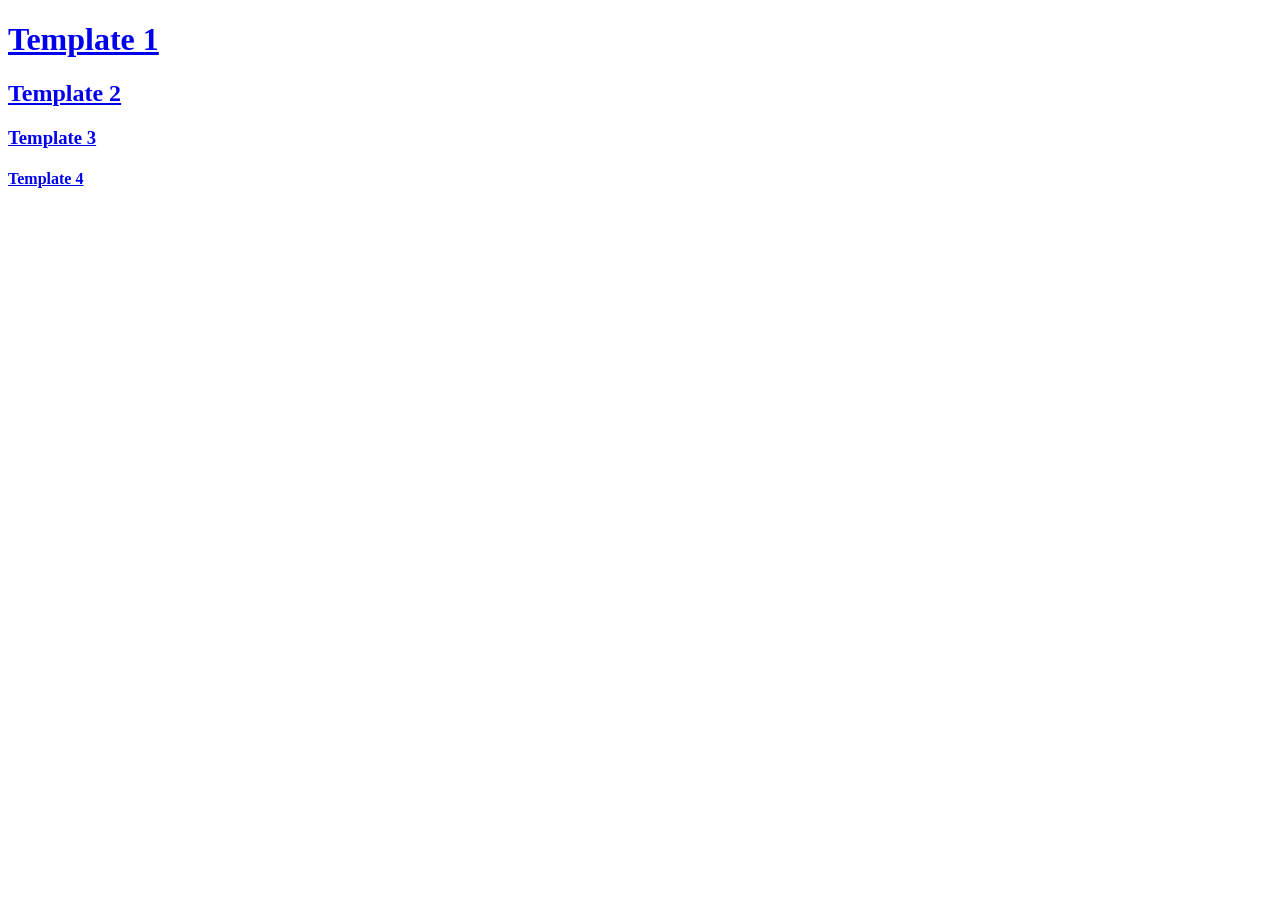
<file: Index.html>
<!DOCTYPE html>
<html lang="fr">
<head>
    <meta charset="UTF-8">
    <meta http-equiv="X-UA-Compatible" content="IE=edge">
    <meta name="viewport" content="width=device-width, initial-scale=1.0">
    <title>Template Link</title>
</head>
<body>
    <a href="../Templates/Template1/Index.html"><h1>Template 1</h1></a>
    <a href="../Templates/Template2/Index.html"><h2>Template 2</h2></a>
    <a href="../Templates/Template3/Index.html"><h3>Template 3</h3></a>
    <a href="../Templates/Template4/Index.html"><h4>Template 4</h4></a>
</body>
</html>
</file>
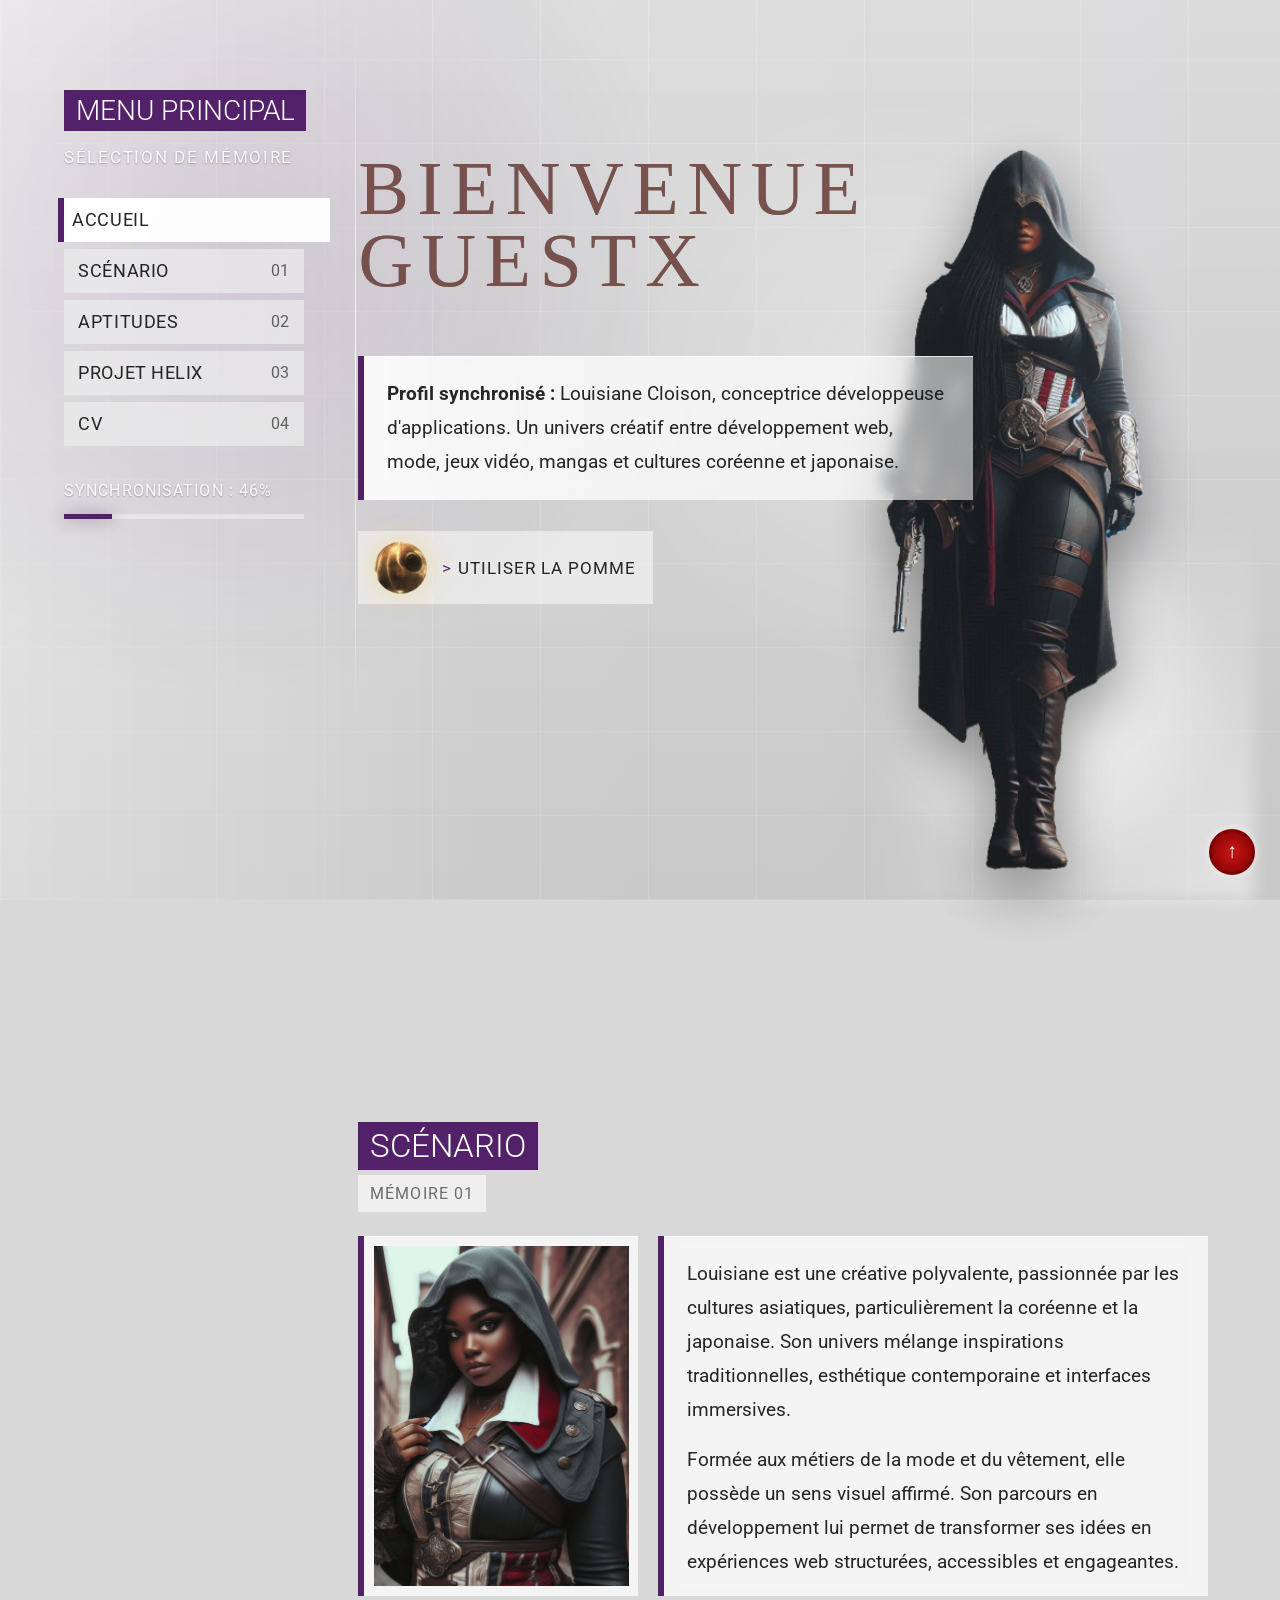
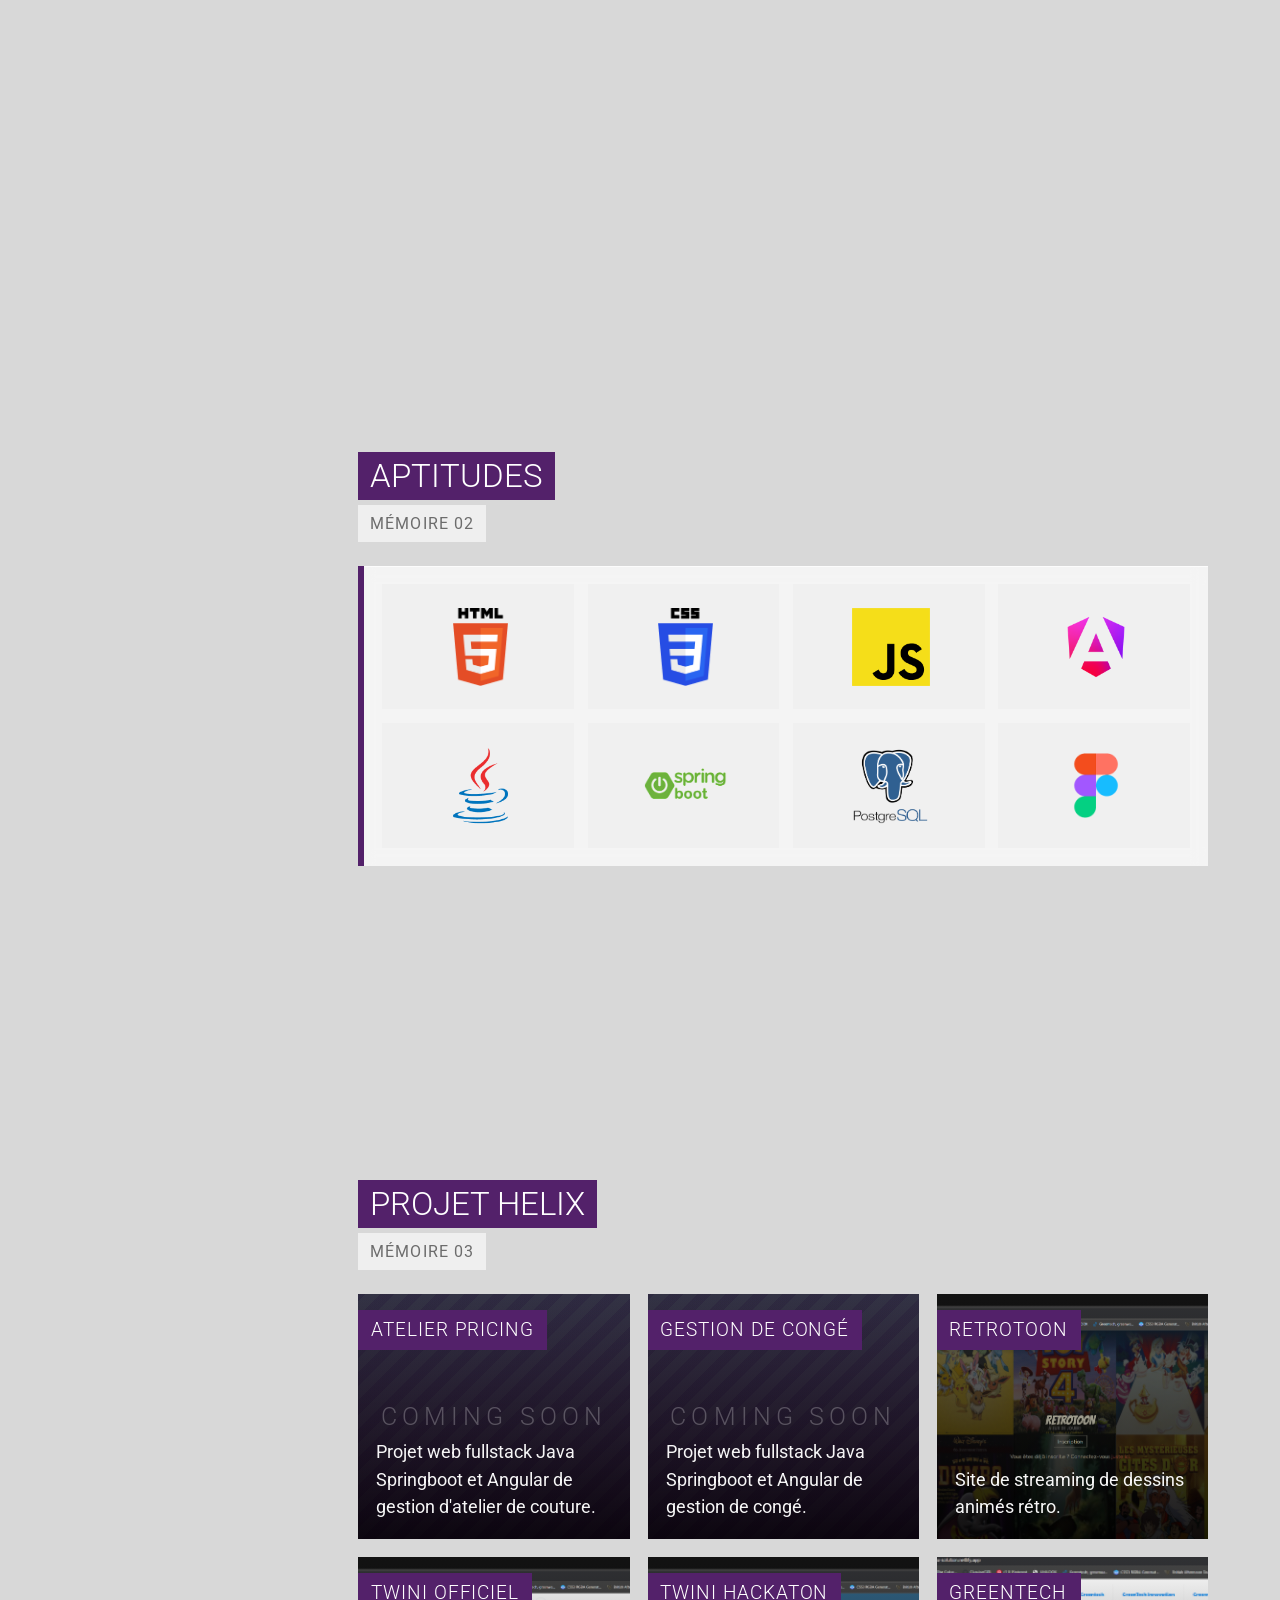
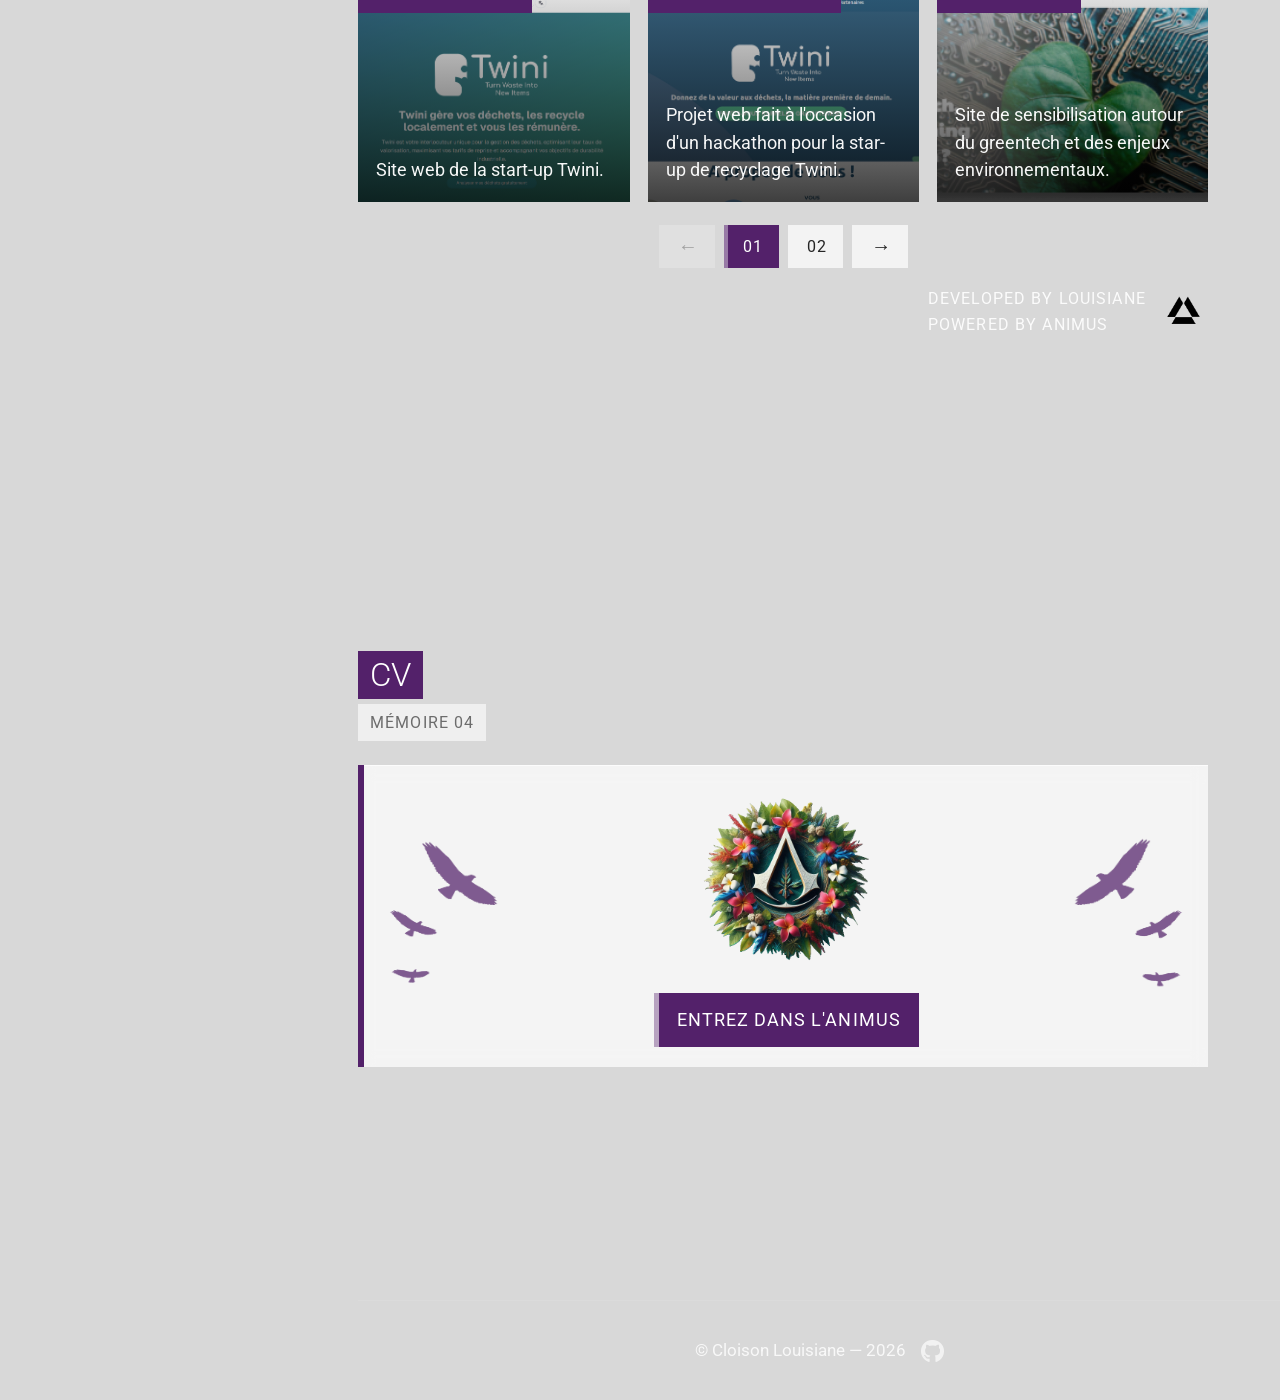
<file: index.html>
<!DOCTYPE html>
<html lang="fr">

<head>
    <meta charset="UTF-8">
    <meta name="viewport" content="width=device-width, initial-scale=1.0">
    <meta name="description" content="Portfolio de Louisiane Cloison, conceptrice développeuse d'applications, dans un univers inspiré du menu d'Assassin's Creed II.">
    <title>Portfolio — Louisiane Cloison</title>
    <link rel="icon" type="image/png" sizes="16x16" href="../images/Designer.png">
    <link rel="stylesheet" href="./css/style.css">
    <link rel="stylesheet" href="https://cdnjs.cloudflare.com/ajax/libs/font-awesome/6.5.0/css/all.min.css">
</head>

<body>
    <a class="skip-link" href="#main">Aller au contenu</a>

    <audio id="hoverSound" src="./sound/Hidden-Blade-Select.mp3" preload="auto"></audio>
    <audio id="onClickSound" src="./sound/Accept.mp3" preload="auto"></audio>
    <audio id="topSound" src="./sound/Respawn.mp3" preload="auto"></audio>
    <audio id="memorySound" src="./sound/Memory -Sequence-Synchronized.mp3" preload="auto"></audio>

    <video autoplay muted loop playsinline id="myVideo" aria-hidden="true">
        <source src="./images/Animus_AC2.mp4" type="video/mp4">
        Votre navigateur ne supporte pas la vidéo HTML5.
    </video>

    <button class="mobile-menu-btn" type="button" aria-controls="menu" aria-expanded="false">
        Menu principal
    </button>

    <div class="game-shell">
        <aside class="game-menu" id="menu" aria-label="Menu principal du portfolio">
            <div class="title">Menu principal</div>
            <p class="menu-subtitle">Sélection de mémoire</p>

            <nav aria-label="Navigation principale">
                <ul class="items">
                    <li class="item active">
                        <a href="#top">Accueil</a>
                    </li>
                    <li class="item">
                        <a href="#lore">Scénario <span>01</span></a>
                    </li>
                    <li class="item">
                        <a href="#skills">Aptitudes <span>02</span></a>
                    </li>
                    <li class="item">
                        <a href="#projects">Projet Helix <span>03</span></a>
                    </li>
                    <li class="item">
                        <a href="#cv">CV <span>04</span></a>
                    </li>
                </ul>
            </nav>

            <div class="menu-status" aria-label="Synchronisation du profil : 20 pour cent">
                <p id="syncText">Synchronisation : 20%</p>
                <div class="progress" aria-hidden="true"><span></span></div>
            </div>
        </aside>

        <main class="content" id="main">
            <header class="hero" id="top" aria-labelledby="hero-title">
                <div class="hero-text">
                    <div id="container" aria-label="Bienvenue GuestX">
                        <h1 id="hero-title">Bienvenue GuestX</h1>
                        <h1 aria-hidden="true">Bienvenue GuestX</h1>
                        <h1 aria-hidden="true">Bienvenue GuestX</h1>
                    </div>

                    <div class="hero-card">
                        <p>
                            <strong>Profil synchronisé :</strong> Louisiane Cloison, conceptrice développeuse
                            d'applications. Un univers créatif entre développement web, mode, jeux vidéo, mangas et
                            cultures coréenne et japonaise.
                        </p>
                    </div>

                    <button class="boite" type="button" aria-label="Utiliser la pomme d'Eden">
                        <img src="./images/ACR_Pomme_d3F2-removebg-preview.png" alt="" class="image" aria-hidden="true">
                        <span class="intro">Utiliser la pomme</span>
                    </button>
                </div>

                <div class="character-panel" id="stand" aria-hidden="true">
                    <img src="./images/AC_plein_pieds.png" alt="">
                </div>
            </header>

            <section id="lore" aria-labelledby="lore-title">
                <div class="section-head">
                    <h2 class="animated-h2" id="lore-title">Scénario</h2>
                    <span class="section-code">Mémoire 01</span>
                </div>

                <div class="section-content">
                    <article id="main_menu" class="profile-frame">
                        <img src="./images/AC_profile.jpeg" alt="Portrait de Louisiane Cloison">
                    </article>

                    <article class="main_menu description">
                        <p>
                            Louisiane est une créative polyvalente, passionnée par les cultures asiatiques,
                            particulièrement la coréenne et la japonaise. Son univers mélange inspirations
                            traditionnelles, esthétique contemporaine et interfaces immersives.
                        </p>

                        <p>
                            Formée aux métiers de la mode et du vêtement, elle possède un sens visuel affirmé.
                            Son parcours en développement lui permet de transformer ses idées en expériences web
                            structurées, accessibles et engageantes.
                        </p>

                        <p>
                            Jeux vidéo, mangas, K-pop, rap US et R&amp;B nourrissent son imaginaire. Elle conçoit
                            des projets numériques qui racontent une histoire tout en restant utiles, lisibles et
                            faciles à parcourir.
                        </p>

                        <p>
                            Avec un style inimitable et un esprit unique, Louisiane combine passion, compétence et
                            détermination pour atteindre ses objectifs.
                        </p>
                    </article>
                    <span class="intro sync-trigger">Synchroniser mémoire</span>                
                </div>
            </section>

            <section id="skills" aria-labelledby="skills-title">
                <div class="section-head">
                    <h2 class="animated-h2" id="skills-title">Aptitudes</h2>
                    <span class="section-code">Mémoire 02</span>
                </div>

                <div class="info_languages" aria-label="Compétences techniques">
                    <div class="skill-box">
                        <img src="./images/logos_html-5.png" alt="HTML5">
                    </div>
                    <div class="skill-box">
                        <img src="./images/logos_css-3.png" alt="CSS3">
                    </div>
                    <div class="skill-box">
                        <img src="./images/vscode-icons_file-type-js-official.png" alt="JavaScript">
                    </div>
                    <div class="skill-box">
                        <img src="./images/Angular_gradient_logo.png" alt="React">
                    </div>
                    <div class="skill-box">
                        <img src="./images/devicon_java.png" alt="Java">
                    </div>
                    <div class="skill-box">
                        <img src="./images/spring-icon.png" alt="PHP">
                    </div>
                    <div class="skill-box">
                        <img src="./images/postgresql-icon.png" alt="Symfony">
                    </div>
                    <div class="skill-box">
                        <img src="./images/figma-icon.png" alt="MySQL">
                    </div>
                    
                </div>
            </section>

            <section id="projects" aria-labelledby="projects-title">
                <div class="section-head">
                    <h2 class="animated-h2" id="projects-title">Projet Helix</h2>
                    <span class="section-code">Mémoire 03</span>
                </div>

                <div class="parent" aria-label="Liste des projets">
                    <a href="#" id="atelier" target="_blank" rel="noreferrer" aria-label="Voir le projet de gestion d'atelier de couture, ouvre un nouvel onglet">
                        <article class="project-card coming-soon">
                            <h3>Atelier Pricing</h3>
                            <p class="project-info">Projet web fullstack Java Springboot et Angular de gestion d'atelier de couture.</p>
                        </article>
                    </a>

                    <a href="#" id="conge" target="_blank" rel="noreferrer" aria-label="Voir le projet de gestion de congés, ouvre un nouvel onglet">
                        <article class="project-card coming-soon">
                            <h3>Gestion de congé</h3>
                            <p class="project-info">Projet web fullstack Java Springboot et Angular de gestion de congé.</p>
                        </article>
                    </a>

                    <a href="https://youtu.be/4S2XFKJaAIg?si=bLtRMgXmXQ-D4rRg" id="retrotoon" target="_blank" rel="noreferrer" aria-label="Voir le projet Retrotoon, ouvre un nouvel onglet">
                        <article class="project-card div1">
                            <h3>Retrotoon</h3>
                            <p class="project-info">Site de streaming de dessins animés rétro.</p>
                        </article>
                    </a>
                    <a href="https://twini-recyclage.fr/" id="twini" target="_blank" rel="noreferrer" aria-label="Voir le projet Twini, ouvre un nouvel onglet">
                        <article class="project-card div2">
                            <h3>Twini Officiel</h3>
                            <p class="project-info">Site web de la start-up Twini.</p>
                        </article>
                    </a>
                    <a href="https://youtu.be/Qt-BIqDn9CY?si=qFsCctQM-D48MXPI" id="twiniHack" target="_blank" rel="noreferrer" aria-label="Voir le projet Twini Hackathon, ouvre un nouvel onglet">
                        <article class="project-card div3">
                            <h3>Twini Hackaton</h3>
                            <p class="project-info">Projet web fait à l'occasion d'un hackathon pour la star-up de recyclage Twini.</p>
                        </article>
                    </a>

                    <a href="https://greentech-greenwashing-ou-solution.netlify.app/" id="greentech" target="_blank" rel="noreferrer" aria-label="Voir le projet Greentech, ouvre un nouvel onglet">
                        <article class="project-card div4">
                            <h3>Greentech</h3>
                            <p class="project-info">Site de sensibilisation autour du greentech et des enjeux environnementaux.</p>
                        </article>
                    </a>

                    <a href="https://afternoonbritishtea.netlify.app/" id="tea" target="_blank" rel="noreferrer" aria-label="Voir le projet Tea time, ouvre un nouvel onglet">
                        <article class="project-card div5">
                            <h3>Tea time</h3>
                            <p class="project-info">Interface thématique autour d'un univers doux, britannique et immersif.</p>
                        </article>
                    </a>

                    <a href="https://unilook.netlify.app/" id="unilook" target="_blank" rel="noreferrer" aria-label="Voir le projet Unilook, ouvre un nouvel onglet">
                        <article class="project-card div6">
                            <h3>Unilook</h3>
                            <p class="project-info">Projet web centré sur l'identité visuelle et l'expérience utilisateur.</p>
                        </article>
                    </a>
                </div>

                <nav class="project-pagination" aria-label="Pagination des projets"></nav>

                <div id="abstergo" aria-label="Signature du portfolio">
                    <div>
                        <p>Developed by Louisiane</p>
                        <p>Powered by Animus</p>
                    </div>
                    <img src="./images/AbstergoGIF.gif" alt="Logo Abstergo animé">
                </div>
            </section>

            <section id="cv" aria-labelledby="cv-title">
                <div class="section-head">
                    <h2 class="animated-h2" id="cv-title">CV</h2>
                    <span class="section-code">Mémoire 04</span>
                </div>

                <div class="cv-panel cv">
                    <div aria-hidden="true">
                        <img src="./images/Group_2.png" alt="">
                    </div>

                    <div id="dwld">
                        <img src="./images/Designer.png" alt="Icône Animus" width="300" height="300">
                        <a href="./images/CV_Louisiane_Cloison_Conceptrice_Developpeuse_Dapplication.pdf" download="CV_Louisiane_Cloison_Conceptrice_Developpeuse_Dapplication.pdf" class="download-btn">
                            Entrez dans l'Animus
                        </a>
                    </div>

                    <div aria-hidden="true">
                        <img src="./images/Group_1.png" alt="">
                    </div>
                </div>
            </section>
        </main>
    </div>

    <div class="top">
        <a href="#top" id="scroll_to_top" aria-label="Retour en haut">↑</a>
    </div>

    <footer>
        <p>© Cloison Louisiane — 2026
            <a href="https://github.com/clouisegzb" target="_blank" rel="noreferrer" aria-label="Profil GitHub de Louisiane">
                <i class="fa-brands fa-github"></i>
            </a>
        </p>
    </footer>

    <script src="./js/script.js"></script>
</body>

</html>
</file>
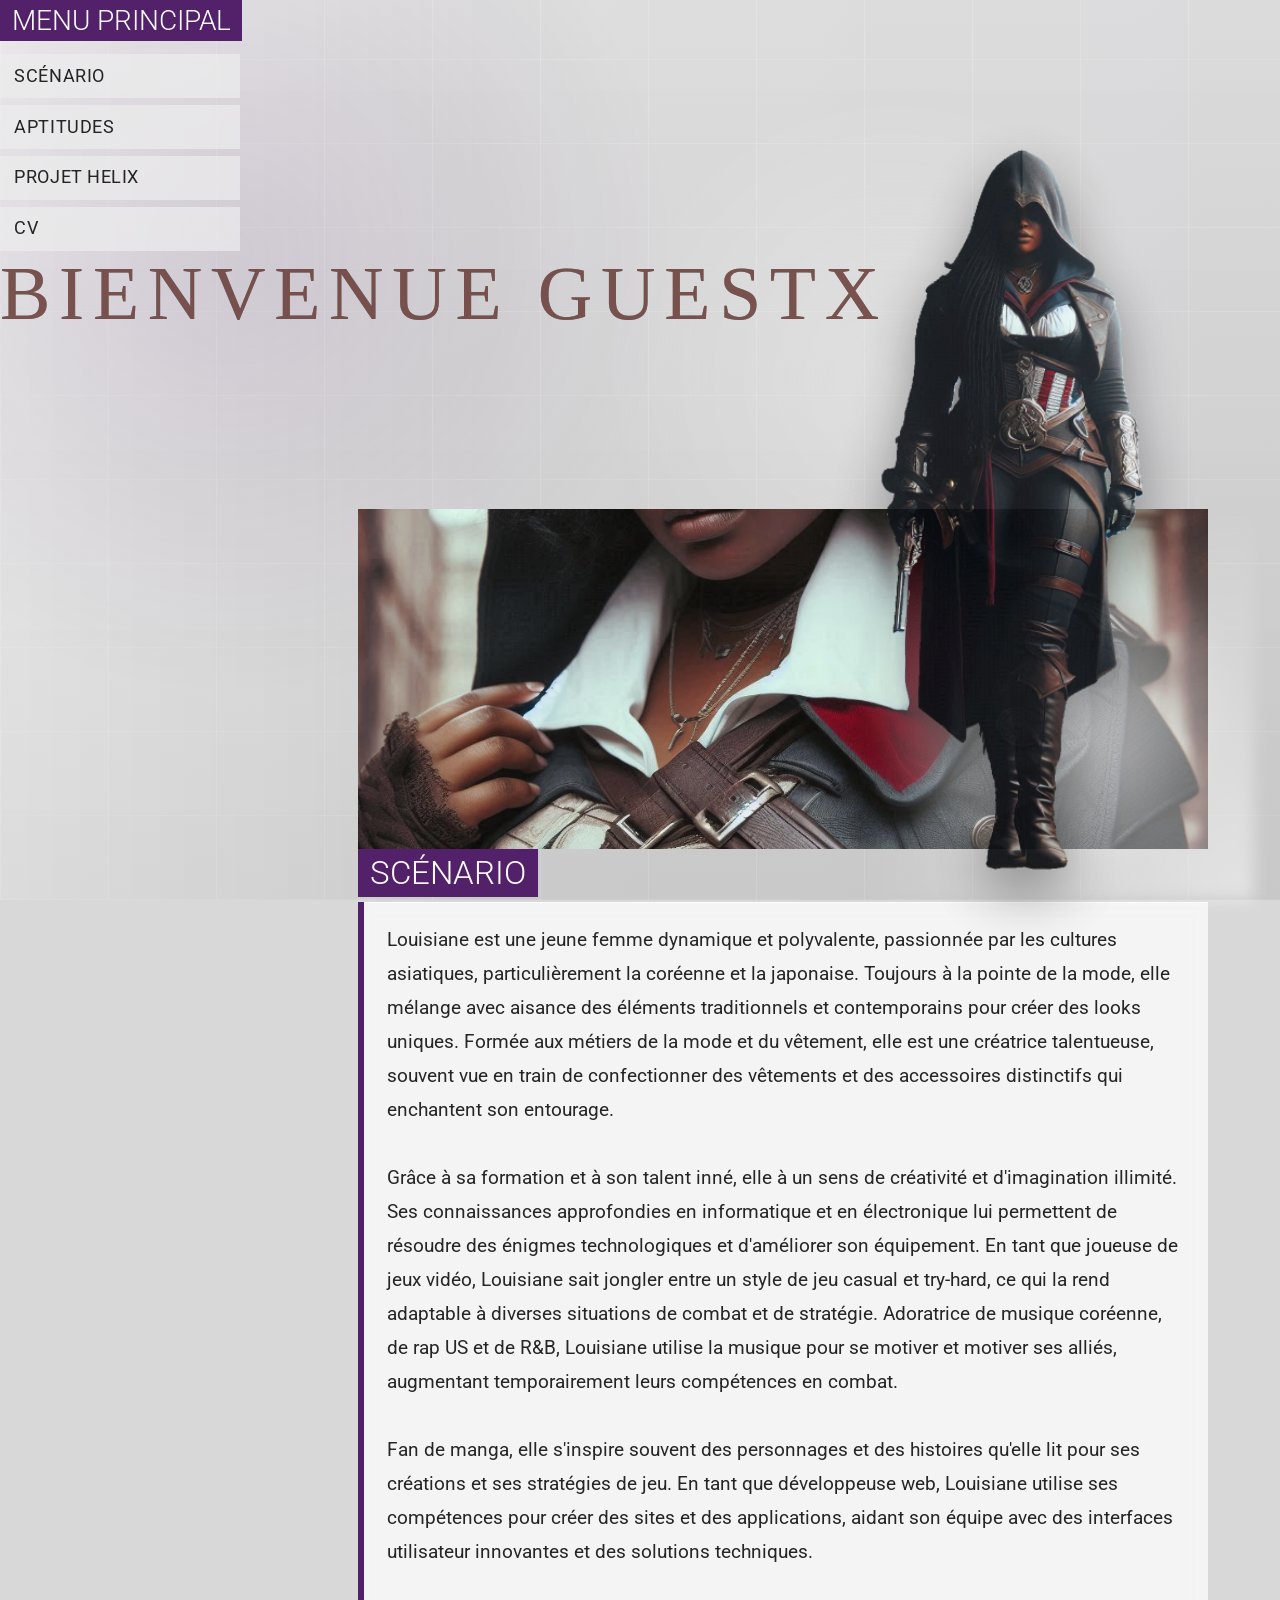
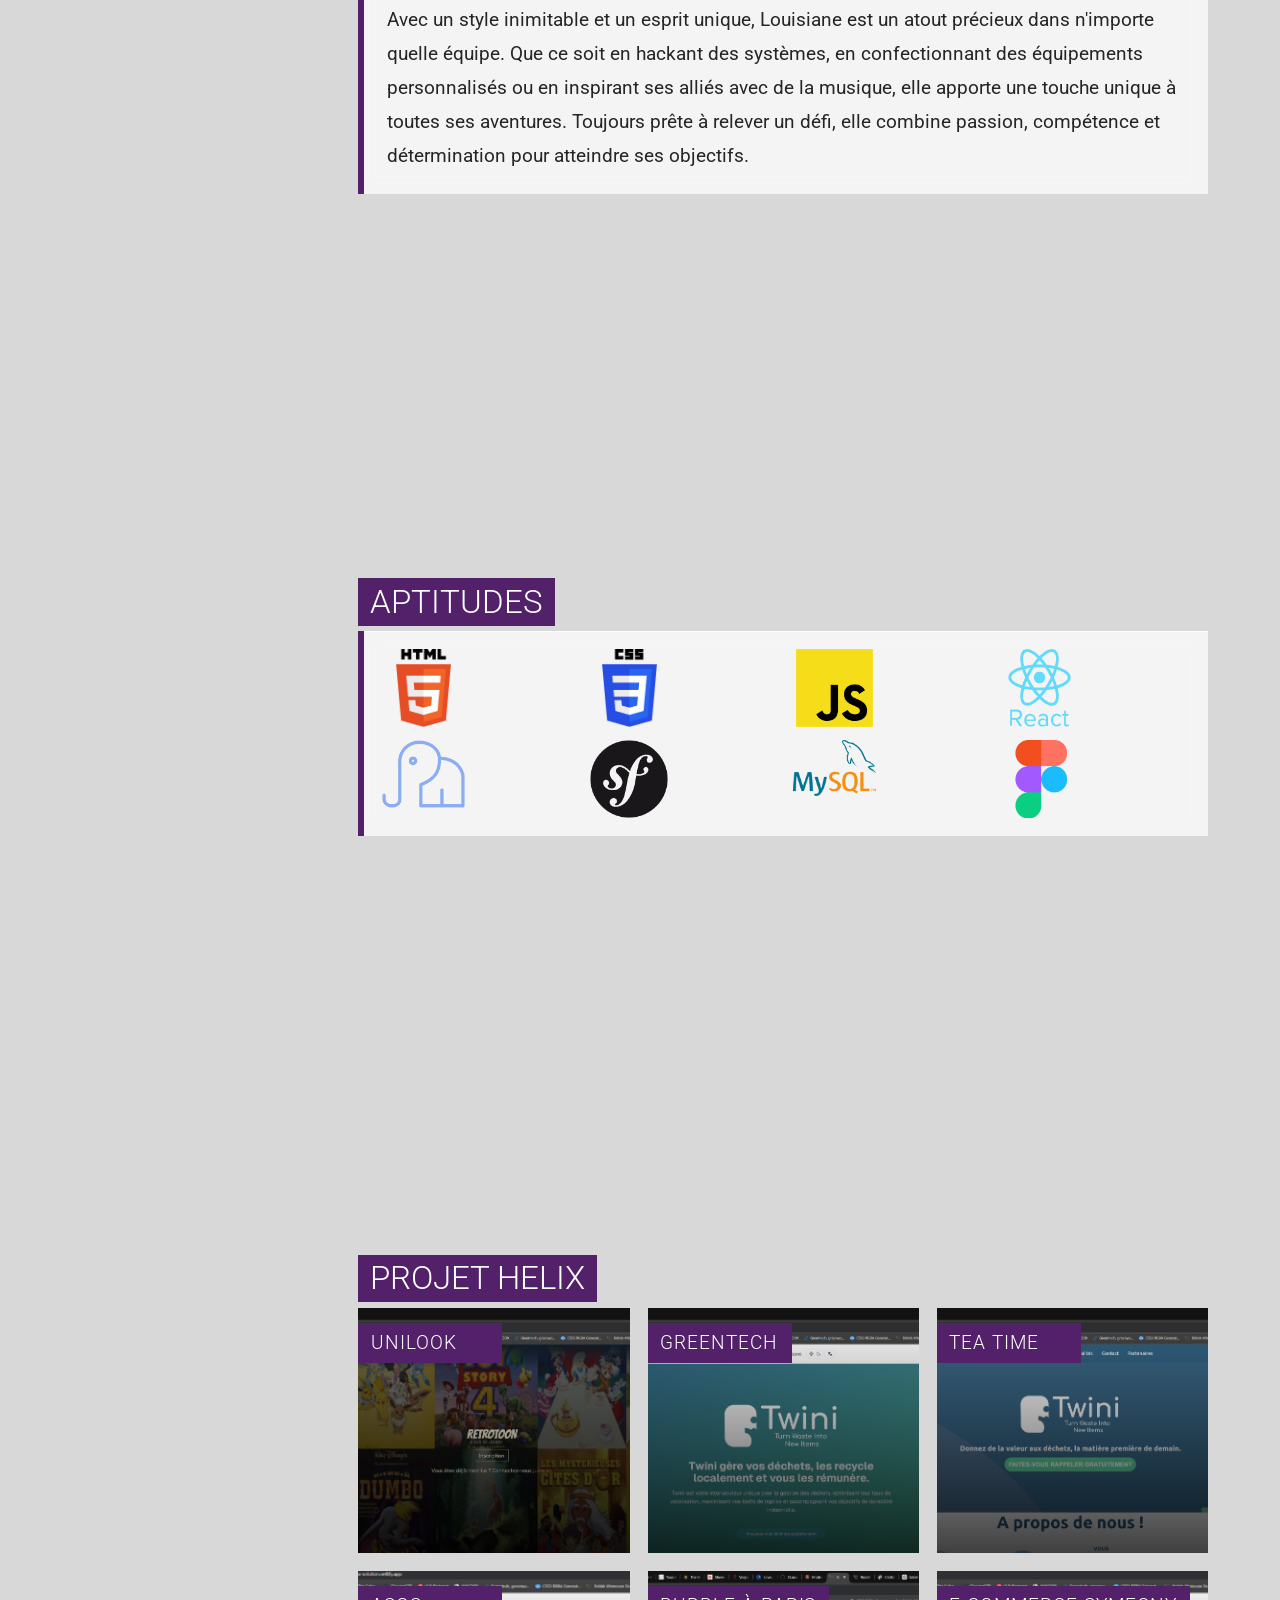
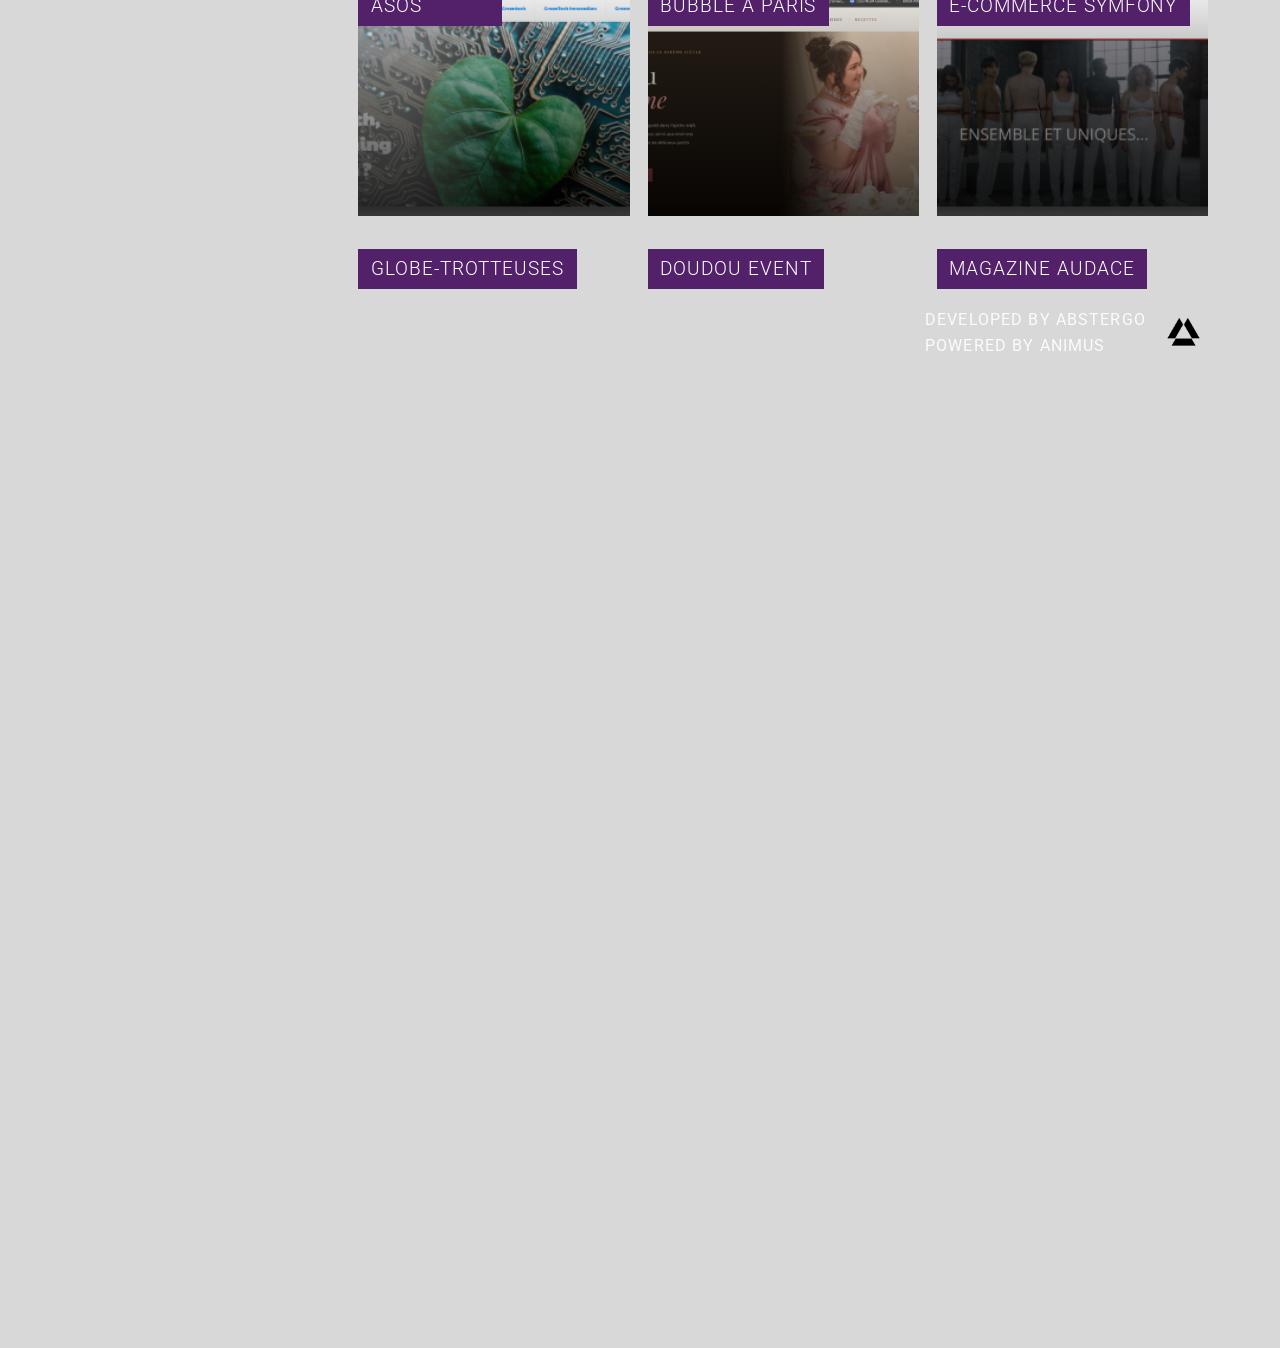
<file: assets/index.html>
<!DOCTYPE html>
<html lang="fr">

<head>
    <meta charset="UTF-8">
    <meta name="viewport" content="width=device-width, initial-scale=1.0">
    <title>Portfolio-Louisiane-Cloison</title>
    <link rel="icon" type="image/png" sizes="16x16" href="/images/Designer.png">
    <link rel="stylesheet" href="/css/style.css">
</head>

<body>
    <header>
        <audio id="hoverSound" src="/sound/Hidden-Blade-Select.mp3" preload="auto"></audio>
        <audio id="onClickSound" src="/sound/Accept.mp3" preload="auto"></audio>

        <!-- Vidéo de fond -->
        <video autoplay muted loop id="myVideo">
            <source src="/images/Animus2.4.mp4" type="video/mp4">
        </video>

        <!-- Contenu au-dessus de la vidéo -->
        <div class="container clearfix">
            <!-- Menu principal -->
            <div id="menu">
                <div class="title">Menu principal</div>
                <ul class="items">
                    <li class="item"><a href="#lore">Scénario</a></li>
                    <li class="item"><a href="#skills">Aptitudes</a></li>
                    <li class="item"><a href="#projects">Projet Helix</a></li>
                    <li class="item"><a href="#cv">CV</a></li>
                </ul>
            </div>

            <!-- Texte de bienvenue -->
            <div id="container">
                <h1>Bienvenue GuestX</h1>
                <h1>Bienvenue GuestX</h1>
                <h1>Bienvenue GuestX</h1>
            </div>

            <!-- Image -->
            <div id="stand">
                <img src="/images/AC_plein_pieds.png" alt="Personnage debout">
            </div>
        </div>
    </header>

    <main>
        <section id="lore">
            <article id="main_menu">
                <img src="/images/AC_profile.jpeg" alt="Profil">
            </article>

            <article class="main_menu">
                <h2 class="animated-h2">
                    Scénario
                </h2>
                <div class="description">
                    <p>
                        Louisiane est une jeune femme dynamique et polyvalente, passionnée par les cultures asiatiques, particulièrement la coréenne et la japonaise. Toujours à la pointe de la mode, elle mélange avec aisance des éléments traditionnels et contemporains pour créer des looks uniques. Formée aux métiers de la mode et du vêtement, elle est une créatrice talentueuse, souvent vue en train de confectionner des vêtements et des accessoires distinctifs qui enchantent son entourage.
                        <br><br>
                        Grâce à sa formation et à son talent inné, elle à un sens de créativité et d'imagination illimité. Ses connaissances approfondies en informatique et en électronique lui permettent de résoudre des énigmes technologiques et d'améliorer son équipement. En tant que joueuse de jeux vidéo, Louisiane sait jongler entre un style de jeu casual et try-hard, ce qui la rend adaptable à diverses situations de combat et de stratégie. Adoratrice de musique coréenne, de rap US et de R&B, Louisiane utilise la musique pour se motiver et motiver ses alliés, augmentant temporairement leurs compétences en combat.
                        <br><br>
                        Fan de manga, elle s'inspire souvent des personnages et des histoires qu'elle lit pour ses créations et ses stratégies de jeu. En tant que développeuse web, Louisiane utilise ses compétences pour créer des sites et des applications, aidant son équipe avec des interfaces utilisateur innovantes et des solutions techniques.
                        <br><br>
                        Avec un style inimitable et un esprit unique, Louisiane est un atout précieux dans n'importe quelle équipe. Que ce soit en hackant des systèmes, en confectionnant des équipements personnalisés ou en inspirant ses alliés avec de la musique, elle apporte une touche unique à toutes ses aventures. Toujours prête à relever un défi, elle combine passion, compétence et détermination pour atteindre ses objectifs.
                    </p>
                </div>
            </article>
        </section>

        <section id="skills">
            <div>
                <div class="display_H2">
                    <h2 class="animated-h2">
                        Aptitudes
                    </h2>
                </div>

                <div class="info_languages">
                    <img src="/images/logos_html-5.png" alt="HTML5">
                    <img src="/images/logos_css-3.png" alt="CSS3">
                    <img src="/images/vscode-icons_file-type-js-official.png" alt="JavaScript">
                    <img src="/images/devicon_react-wordmark.png" alt="React">
                    <img src="/images/catppuccin_php.png" alt="PHP">
                    <img src="/images/vscode-icons_file-type-light-symfony.png" alt="Symfony">
                    <img src="/images/logos_mysql.png" alt="MySQL">
                    <img src="/images/devicon_figma.png" alt="Figma">
                </div>
            </div>
        </section>

        <section id="projects">
            <div class="display_H2">
                <h2 class="animated-h2">
                    Projet Helix
                </h2>
            </div>

            <div class="parent">
                <div class="div1">
                    <h3>
                        Unilook
                    </h3>
                </div>

                <div class="div2">
                    <h3>
                        Greentech
                    </h3>
                </div>

                <div class="div3">
                    <h3>
                        Tea time
                    </h3>
                </div>

                <div class="div4">
                    <h3>
                        Asos
                    </h3>
                </div>

                <div class="div5">
                    <h3>
                        Bubble à paris
                    </h3>
                </div>

                <div class="div6">
                    <h3>
                        E-commerce symfony
                    </h3>
                </div>

                <div class="div7">
                    <h3>
                        Globe-trotteuses
                    </h3>
                </div>

                <div class="div8">
                    <h3>
                        Doudou event
                    </h3>
                </div>

                <div class="div9">
                    <h3>
                        Magazine Audace
                    </h3>
                </div>
            </div>

            <div id="abstergo">
                <div>
                    <p>Developed by ABSTERGO</p>
                    <p>Powered by ANIMUS</p>
                </div>
                <img src="/images/AbstergoGIF.gif" alt="Abstergo GIF">
            </div>
        </section>

        <section id="cv">
            <!-- Contenu pour la section CV -->
        </section>
    </main>

    <script src="/js/script.js"></script>

</body>

</html>
</file>
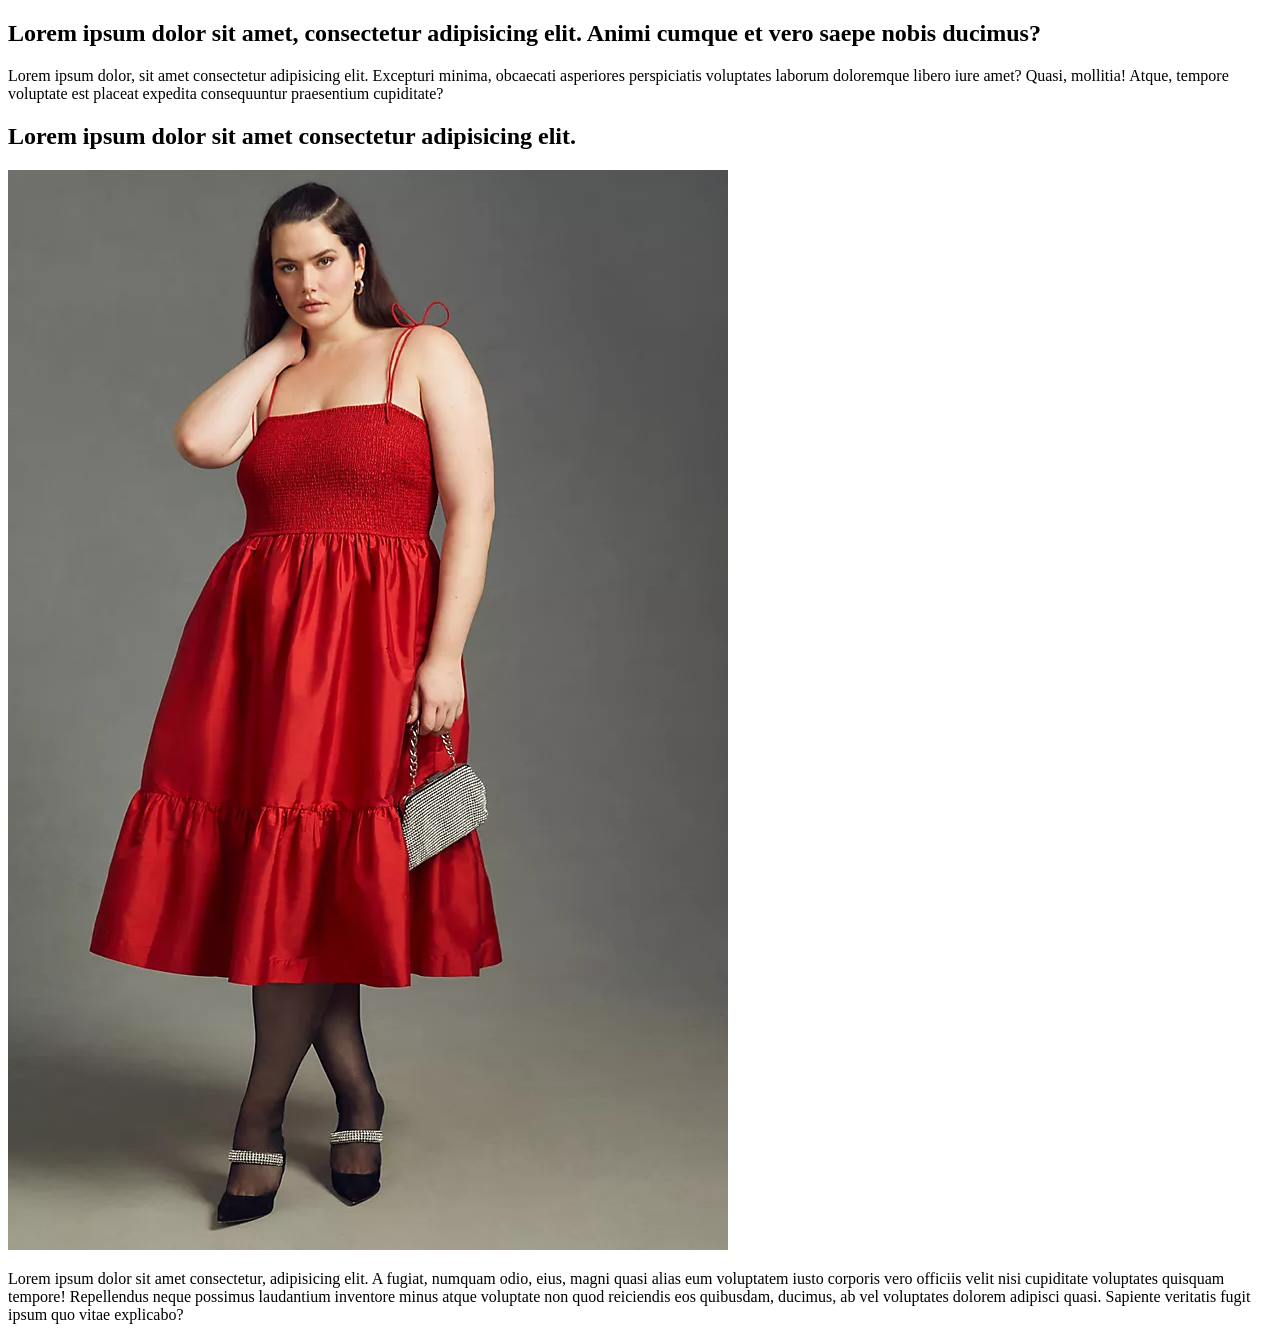
<file: Template1/Index.html>
<!DOCTYPE html>
<html lang="fr">
<head>
    <meta charset="UTF-8">
    <meta http-equiv="X-UA-Compatible" content="IE=edge">
    <meta name="viewport" content="width=device-width, initial-scale=1.0">
    <title>Exo1</title>
</head>

<body>

    <section>
        <h1>Lorem ipsum dolor sit amet, consectetur adipisicing elit. Animi cumque et vero saepe nobis ducimus?</h1>

        <p>Lorem ipsum dolor, sit amet consectetur adipisicing elit. Excepturi minima, obcaecati asperiores perspiciatis voluptates laborum doloremque libero iure amet? Quasi, mollitia! Atque, tempore voluptate est placeat expedita consequuntur praesentium cupiditate?</p>
    </section>

    <section>
        <h2>Lorem ipsum dolor sit amet consectetur adipisicing elit.</h2>

        <a href="https://www.twitch.tv/mynthos"><img src="../Template4/JP/4130615360010_060_c.jpg" alt="robe-rouge"></a>

        <p>Lorem ipsum dolor sit amet consectetur, adipisicing elit. A fugiat, numquam odio, eius, magni quasi alias eum voluptatem iusto corporis vero officiis velit nisi cupiditate voluptates quisquam tempore! Repellendus neque possimus laudantium inventore minus atque voluptate non quod reiciendis eos quibusdam, ducimus, ab vel voluptates dolorem adipisci quasi. Sapiente veritatis fugit ipsum quo vitae explicabo?</p>
    </section>
</body>
</html>
</file>
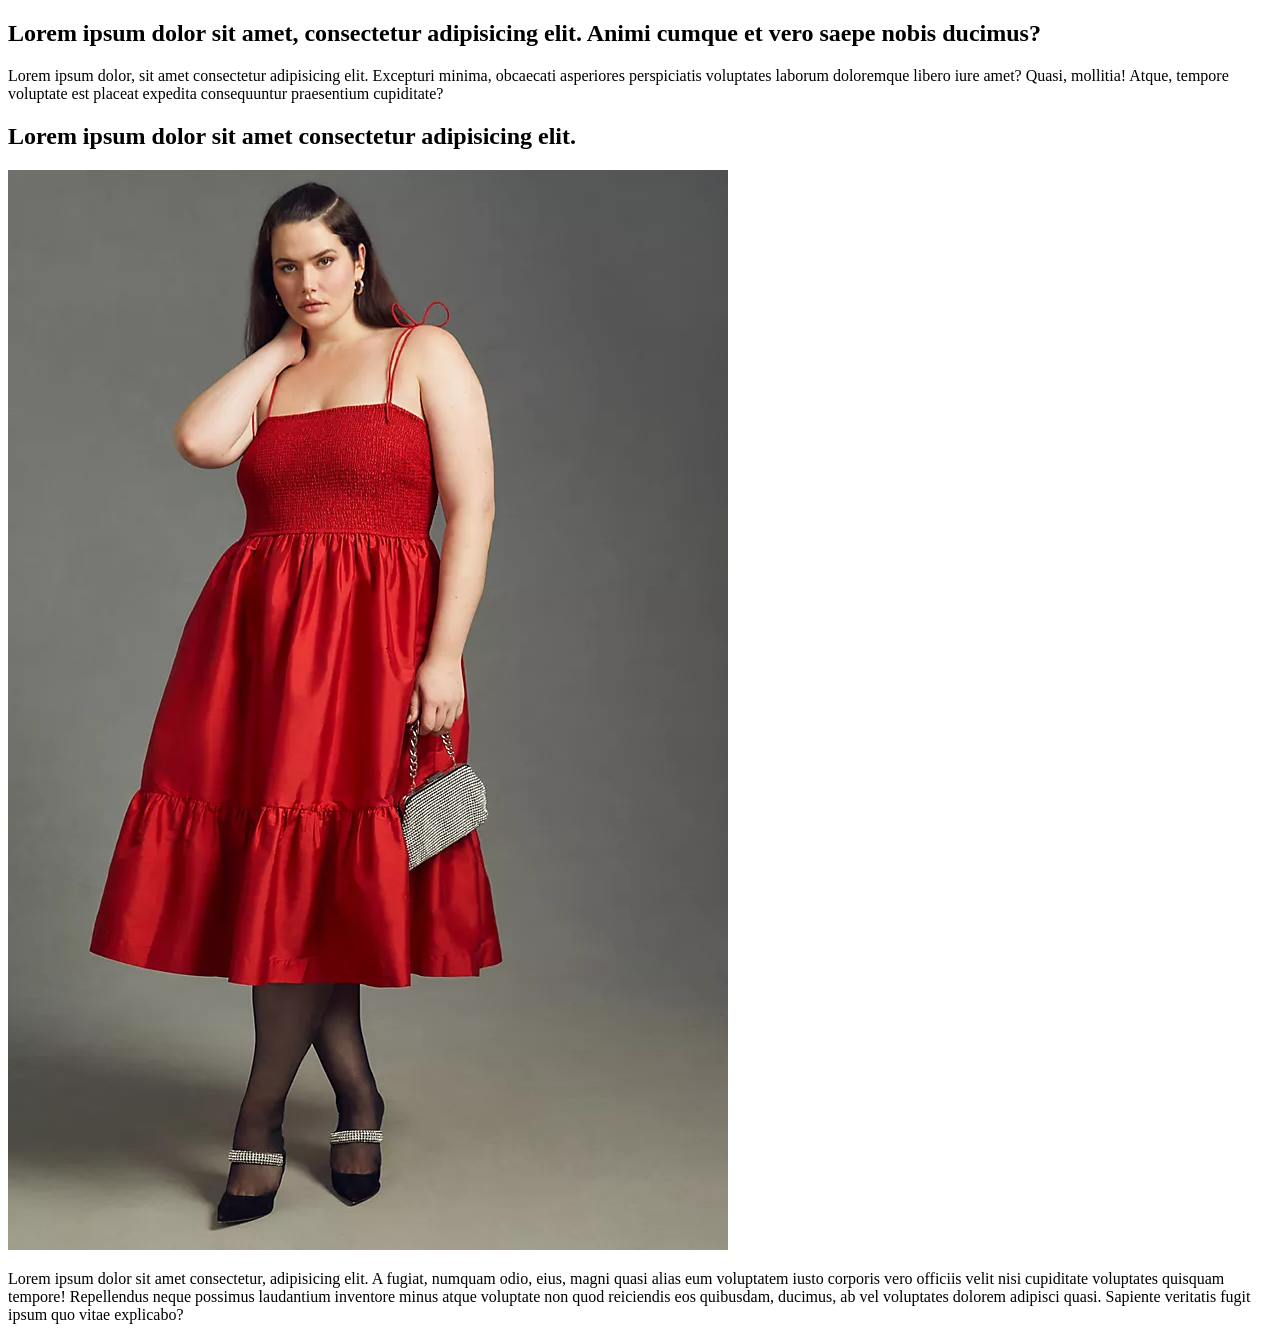
<file: Template1/index.html>
<!DOCTYPE html>
<html lang="fr">
<head>
    <meta charset="UTF-8">
    <meta http-equiv="X-UA-Compatible" content="IE=edge">
    <meta name="viewport" content="width=device-width, initial-scale=1.0">
    <title>Exo1</title>
</head>

<body>

    <section>
        <h1>Lorem ipsum dolor sit amet, consectetur adipisicing elit. Animi cumque et vero saepe nobis ducimus?</h1>

        <p>Lorem ipsum dolor, sit amet consectetur adipisicing elit. Excepturi minima, obcaecati asperiores perspiciatis voluptates laborum doloremque libero iure amet? Quasi, mollitia! Atque, tempore voluptate est placeat expedita consequuntur praesentium cupiditate?</p>
    </section>

    <section>
        <h2>Lorem ipsum dolor sit amet consectetur adipisicing elit.</h2>

        <a href="https://www.twitch.tv/mynthos"><img src="../Template4/JP/4130615360010_060_c.jpg" alt="robe-rouge"></a>

        <p>Lorem ipsum dolor sit amet consectetur, adipisicing elit. A fugiat, numquam odio, eius, magni quasi alias eum voluptatem iusto corporis vero officiis velit nisi cupiditate voluptates quisquam tempore! Repellendus neque possimus laudantium inventore minus atque voluptate non quod reiciendis eos quibusdam, ducimus, ab vel voluptates dolorem adipisci quasi. Sapiente veritatis fugit ipsum quo vitae explicabo?</p>
    </section>
</body>
</html>
</file>
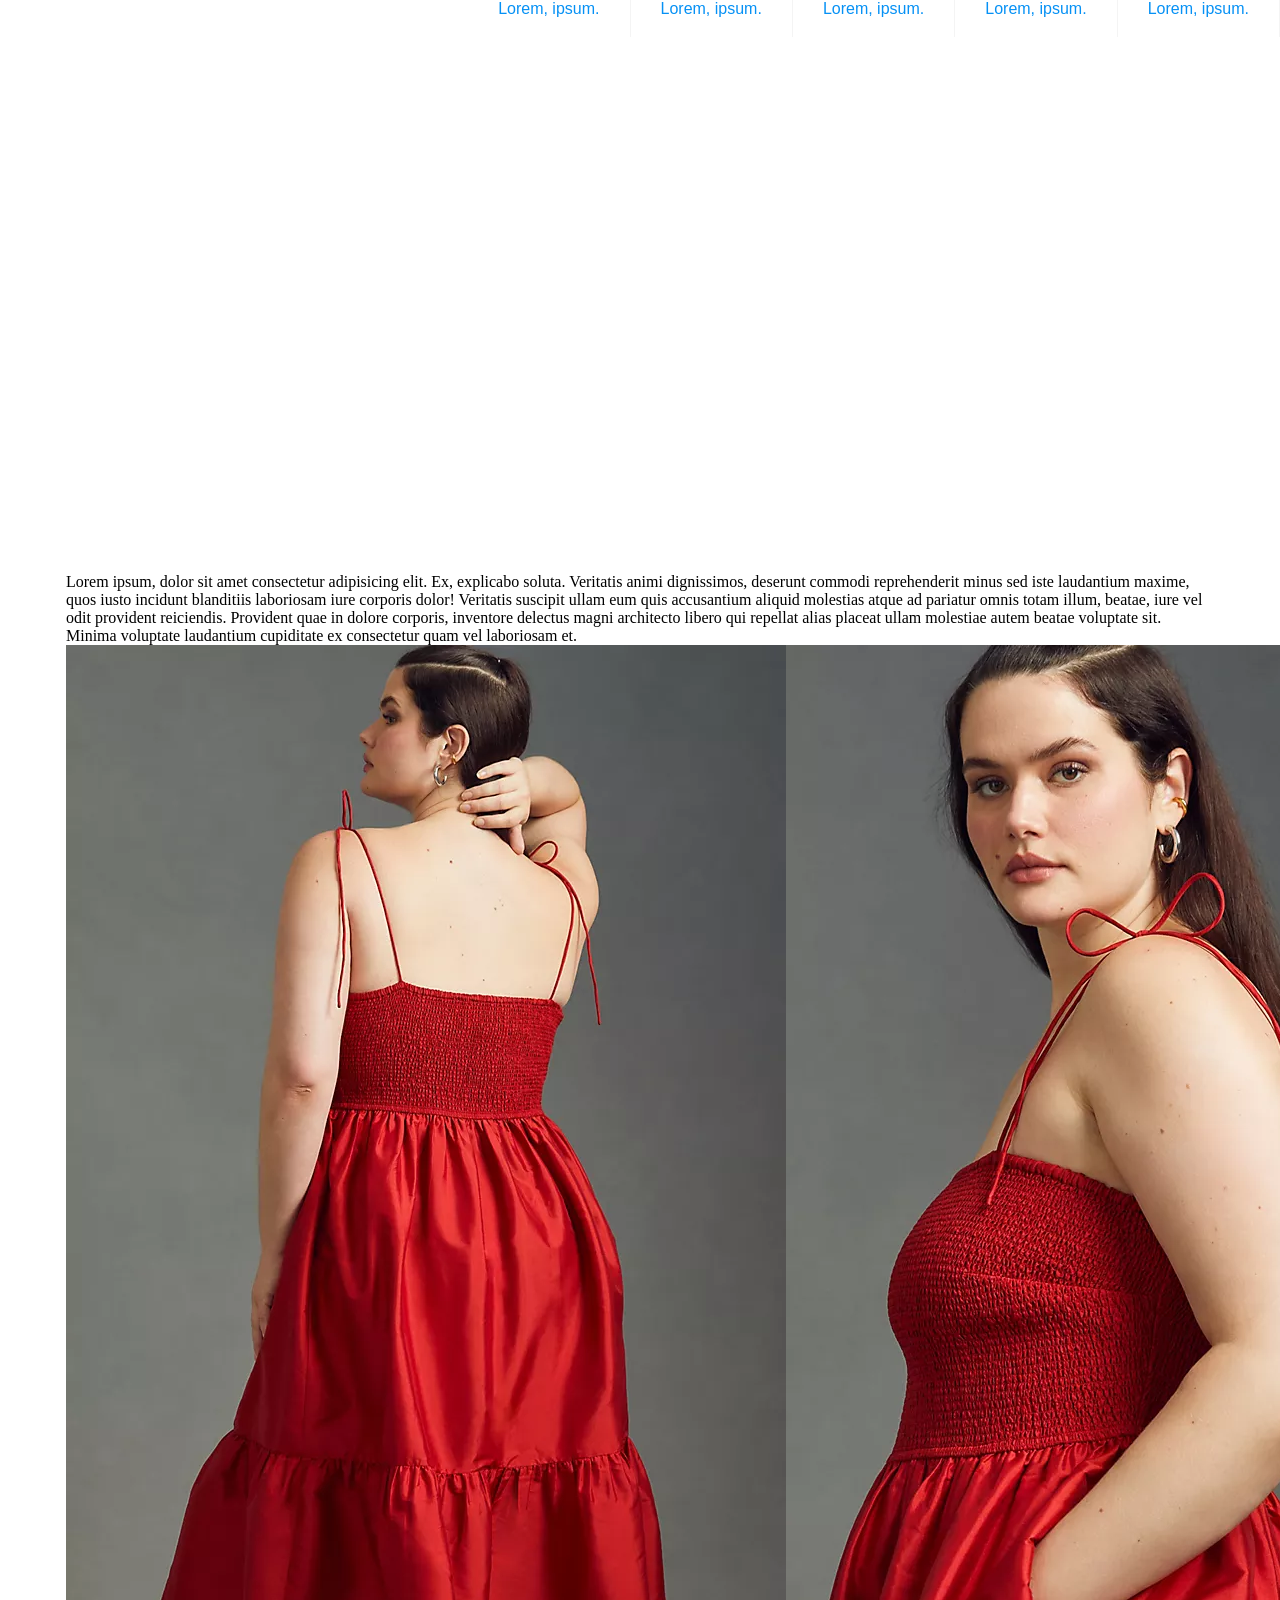
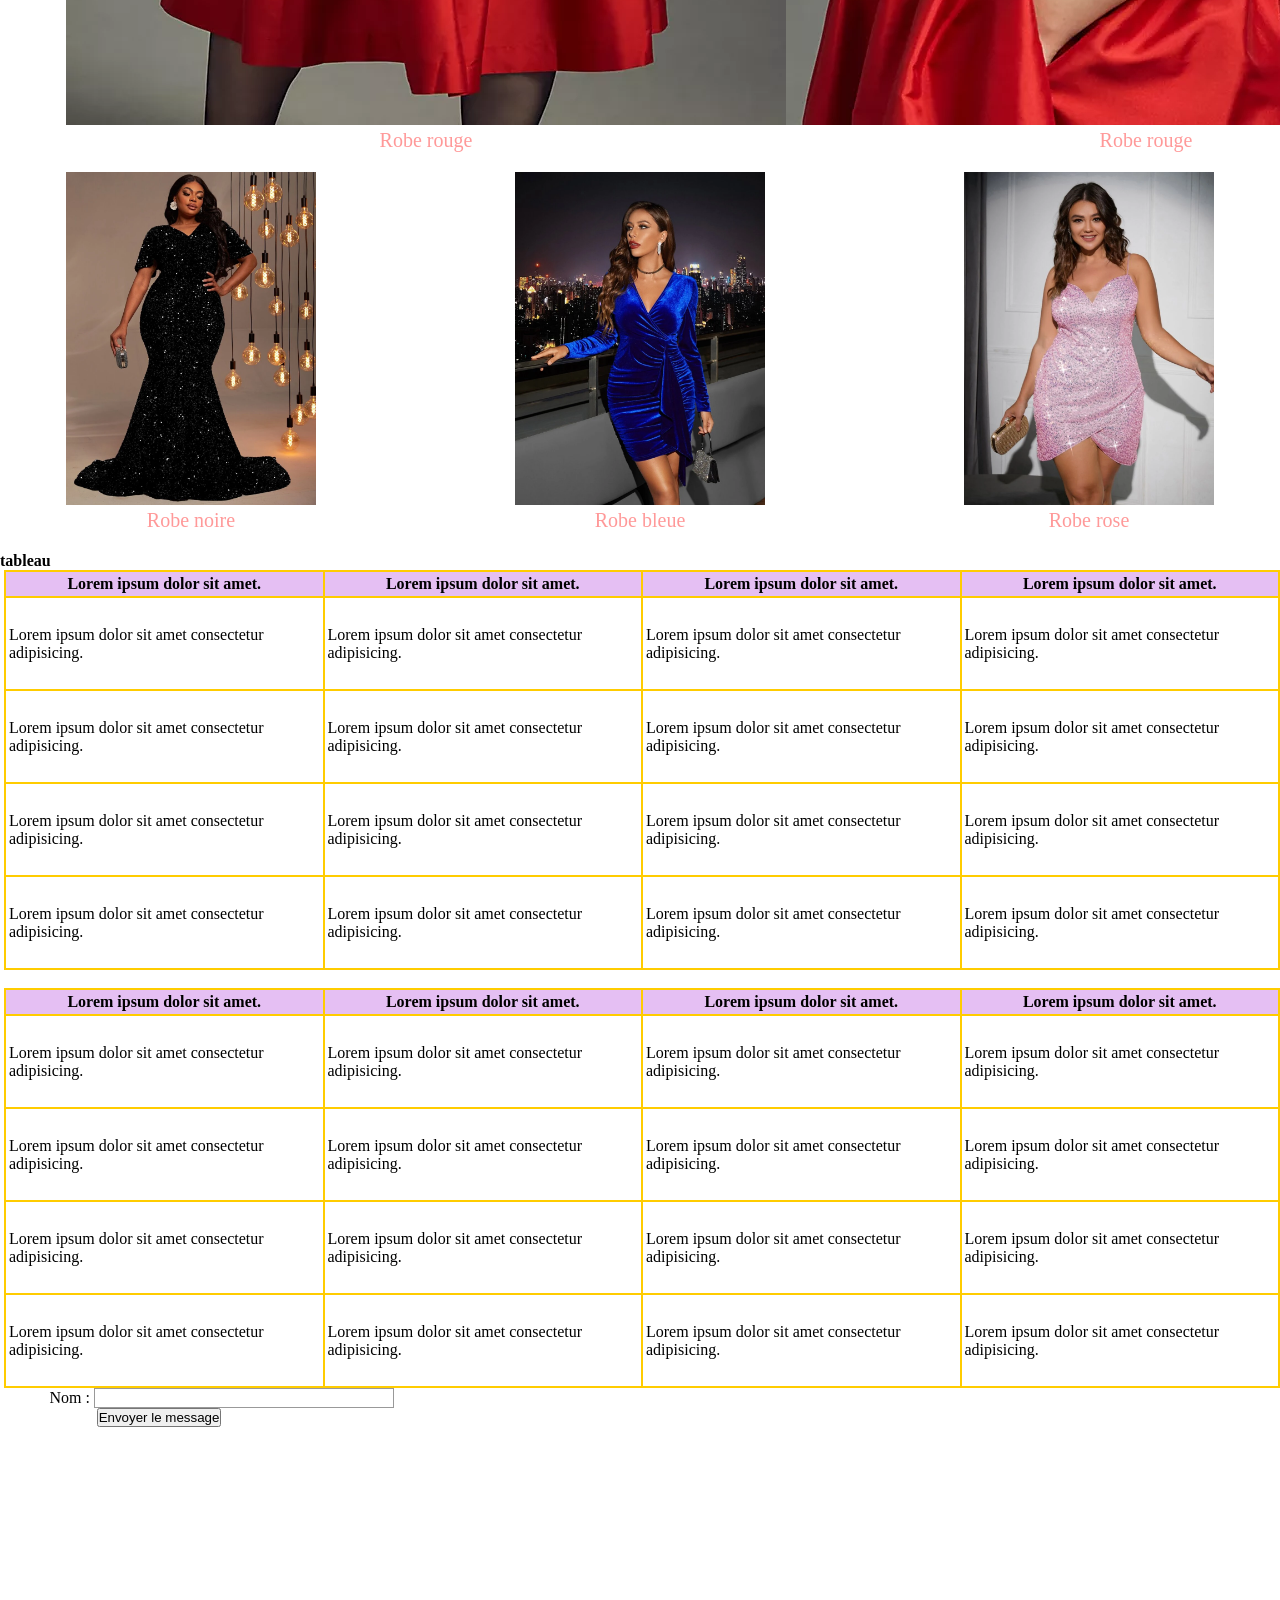
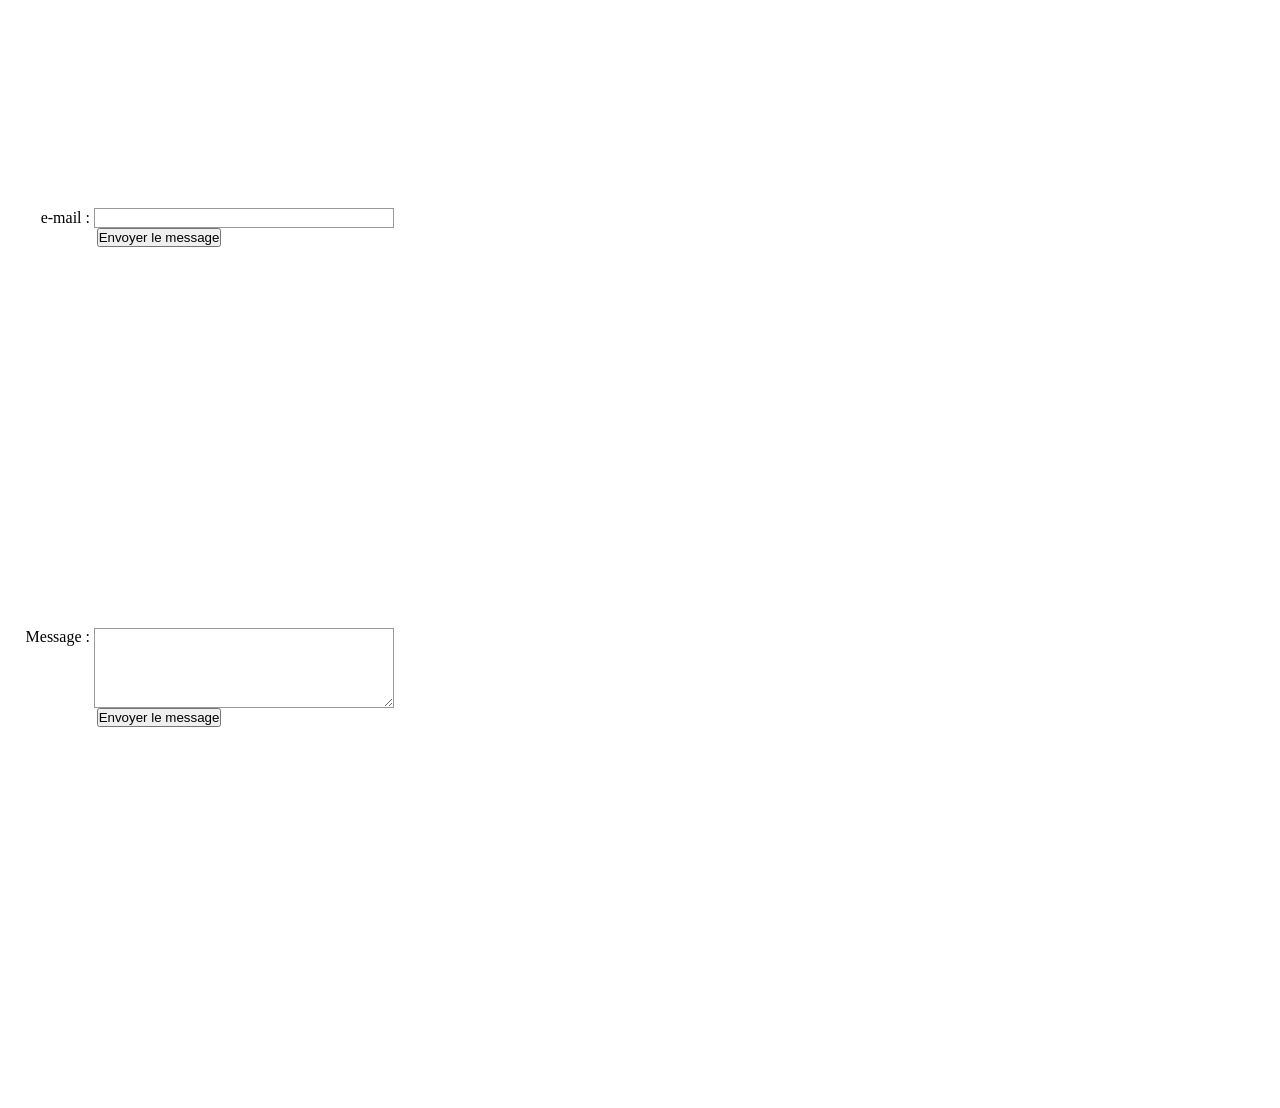
<file: Template2/Index.html>
<!DOCTYPE html>
<html lang="fr">
<head>
    <meta charset="UTF-8">
    <meta http-equiv="X-UA-Compatible" content="IE=edge">
    <meta name="viewport" content="width=device-width, initial-scale=1.0">
<link rel="stylesheet" href="style.css">    
<title>Document</title>

</head>
<body>
    
    <header>
        <nav>
    
            <ul class="menu">
                <li><a href="#Bonjour1">Lorem, ipsum.</a></li>
                <li><a href="#">Lorem, ipsum.</a></li>
                <li><a href="#">Lorem, ipsum.</a></li>
                <li><a href="#Tableau">Lorem, ipsum.</a></li>
                <li><a href="#Conclusion">Lorem, ipsum.</a></li>
            </ul>
        </nav>
    </header>

    <section id="Pâtisserie" title="jsp">

        <h1 id="Bonjour1">Bonjour1</h1>
            <p>Lorem ipsum, dolor sit amet consectetur adipisicing elit. Ex, explicabo soluta. Veritatis animi dignissimos, deserunt commodi reprehenderit minus sed iste laudantium maxime, quos iusto incidunt blanditiis laboriosam iure corporis dolor! Veritatis suscipit ullam eum quis accusantium aliquid molestias atque ad pariatur omnis totam illum, beatae, iure vel odit provident reiciendis. Provident quae in dolore corporis, inventore delectus magni architecto libero qui repellat alias placeat ullam molestiae autem beatae voluptate sit. Minima voluptate laudantium cupiditate ex consectetur quam vel laboriosam et.</p>

        <div id="Pie">
            <figure> 
                <a href="#"><img src="../Template4/JP/4130615360010_060_c2.jpg" alt="robe-rouge"></a>
        
                <figcaption>Robe rouge</figcaption>
            </figure>
        
            <figure>
                <a href="#"><img src="../Template4/JP/4130615360010_060_c3.jpg" alt="robe-rouge"></a>
        
                <figcaption>Robe rouge</figcaption>
            </figure>        
            
            <figure>
                <a href="#"><img src="../Party_dress/Robe_dorée_dev.jpeg" alt="robe-dorée" width="250"></a>
        
                <figcaption>Robe dorée</figcaption>
            </figure>
        </div>
        
        <div id="Pie2">
            <figure>
                <a href="#"><img src="../Party_dress/Robe_noire_dos_nus_dev.jpeg" alt="Robe-à-paillettes-noire" width="250"></a>
        
                <figcaption>Robe noire</figcaption>
            </figure>
        
            <figure>
                <a href="#"><img src="../Party_dress/Robe_bleue_dev.jpeg" alt="robe-bleue" width="250"></a>
        
                <figcaption>Robe bleue</figcaption>
            </figure>
        
            <figure>
                <a href="#"><img src="../Party_dress/Robe_rose_dev.jpeg" alt="robe-rose" width="250"></a>
        
                <figcaption>Robe rose</figcaption>
            </figure>
            </div>
        </section>

<h4 id="Tableau">tableau</h4>
    <div id="tableau">
        <table>
            <table class="GeneratedTable">
                <thead>
                  <tr>
                    <th>Lorem ipsum dolor sit amet.</th>
                    <th>Lorem ipsum dolor sit amet.</th>
                    <th>Lorem ipsum dolor sit amet.</th>
                    <th>Lorem ipsum dolor sit amet.</th>
                  </tr>
                </thead>
                <tbody>
                  <tr>
                    <td>Lorem ipsum dolor sit amet consectetur adipisicing.</td>
                    <td>Lorem ipsum dolor sit amet consectetur adipisicing.</td>
                    <td>Lorem ipsum dolor sit amet consectetur adipisicing.</td>
                    <td>Lorem ipsum dolor sit amet consectetur adipisicing.</td>
                  </tr>
                  <tr>
                    <td>Lorem ipsum dolor sit amet consectetur adipisicing.</td>
                    <td>Lorem ipsum dolor sit amet consectetur adipisicing.</td>
                    <td>Lorem ipsum dolor sit amet consectetur adipisicing.</td>
                    <td>Lorem ipsum dolor sit amet consectetur adipisicing.</td>
                  </tr>
                  <tr>
                    <td>Lorem ipsum dolor sit amet consectetur adipisicing.</td>
                    <td>Lorem ipsum dolor sit amet consectetur adipisicing.</td>
                    <td>Lorem ipsum dolor sit amet consectetur adipisicing.</td>
                    <td>Lorem ipsum dolor sit amet consectetur adipisicing.</td>
                  </tr>
                  <tr>
                    <td>Lorem ipsum dolor sit amet consectetur adipisicing.</td>
                    <td>Lorem ipsum dolor sit amet consectetur adipisicing.</td>
                    <td>Lorem ipsum dolor sit amet consectetur adipisicing.</td>
                    <td>Lorem ipsum dolor sit amet consectetur adipisicing.</td>
                  </tr>
                </tbody>
              </table>
        </table>
    </div>

<br>

    <div id="tableau">
        <table>
            <table class="GeneratedTable">
                <thead>
                  <tr>
                    <th>Lorem ipsum dolor sit amet.</th>
                    <th>Lorem ipsum dolor sit amet.</th>
                    <th>Lorem ipsum dolor sit amet.</th>
                    <th>Lorem ipsum dolor sit amet.</th>
                  </tr>
                </thead>
                <tbody>
                  <tr>
                    <td>Lorem ipsum dolor sit amet consectetur adipisicing.</td>
                    <td>Lorem ipsum dolor sit amet consectetur adipisicing.</td>
                    <td>Lorem ipsum dolor sit amet consectetur adipisicing.</td>
                    <td>Lorem ipsum dolor sit amet consectetur adipisicing.</td>
                  </tr>
                  <tr>
                    <td>Lorem ipsum dolor sit amet consectetur adipisicing.</td>
                    <td>Lorem ipsum dolor sit amet consectetur adipisicing.</td>
                    <td>Lorem ipsum dolor sit amet consectetur adipisicing.</td>
                    <td>Lorem ipsum dolor sit amet consectetur adipisicing.</td>
                  </tr>
                  <tr>
                    <td>Lorem ipsum dolor sit amet consectetur adipisicing.</td>
                    <td>Lorem ipsum dolor sit amet consectetur adipisicing.</td>
                    <td>Lorem ipsum dolor sit amet consectetur adipisicing.</td>
                    <td>Lorem ipsum dolor sit amet consectetur adipisicing.</td>
                  </tr>
                  <tr>
                    <td>Lorem ipsum dolor sit amet consectetur adipisicing.</td>
                    <td>Lorem ipsum dolor sit amet consectetur adipisicing.</td>
                    <td>Lorem ipsum dolor sit amet consectetur adipisicing.</td>
                    <td>Lorem ipsum dolor sit amet consectetur adipisicing.</td>
                  </tr>
                </tbody>
              </table>
        </table>
    </div>


    <section>
        <form action="/ma-page-de-traitement" method="post">
            <div>
                <label for="name">Nom :</label>
                <input type="text" id="name" name="user_name">
                <div class="button">
            <button type="submit">Envoyer le message</button>
        </div>
            
                <label for="mail">e-mail&nbsp;:</label>
                <input type="email" id="mail" name="user_mail">
                <div class="button">
                    <button type="submit">Envoyer le message</button>
                </div>
            
                <label for="msg">Message :</label>
                <textarea id="msg" name="user_message"></textarea>
                <div class="button">
                    <button type="submit">Envoyer le message</button>
                </div>
            </div>
        </form>    

    </section>
</body>
</html>
</file>
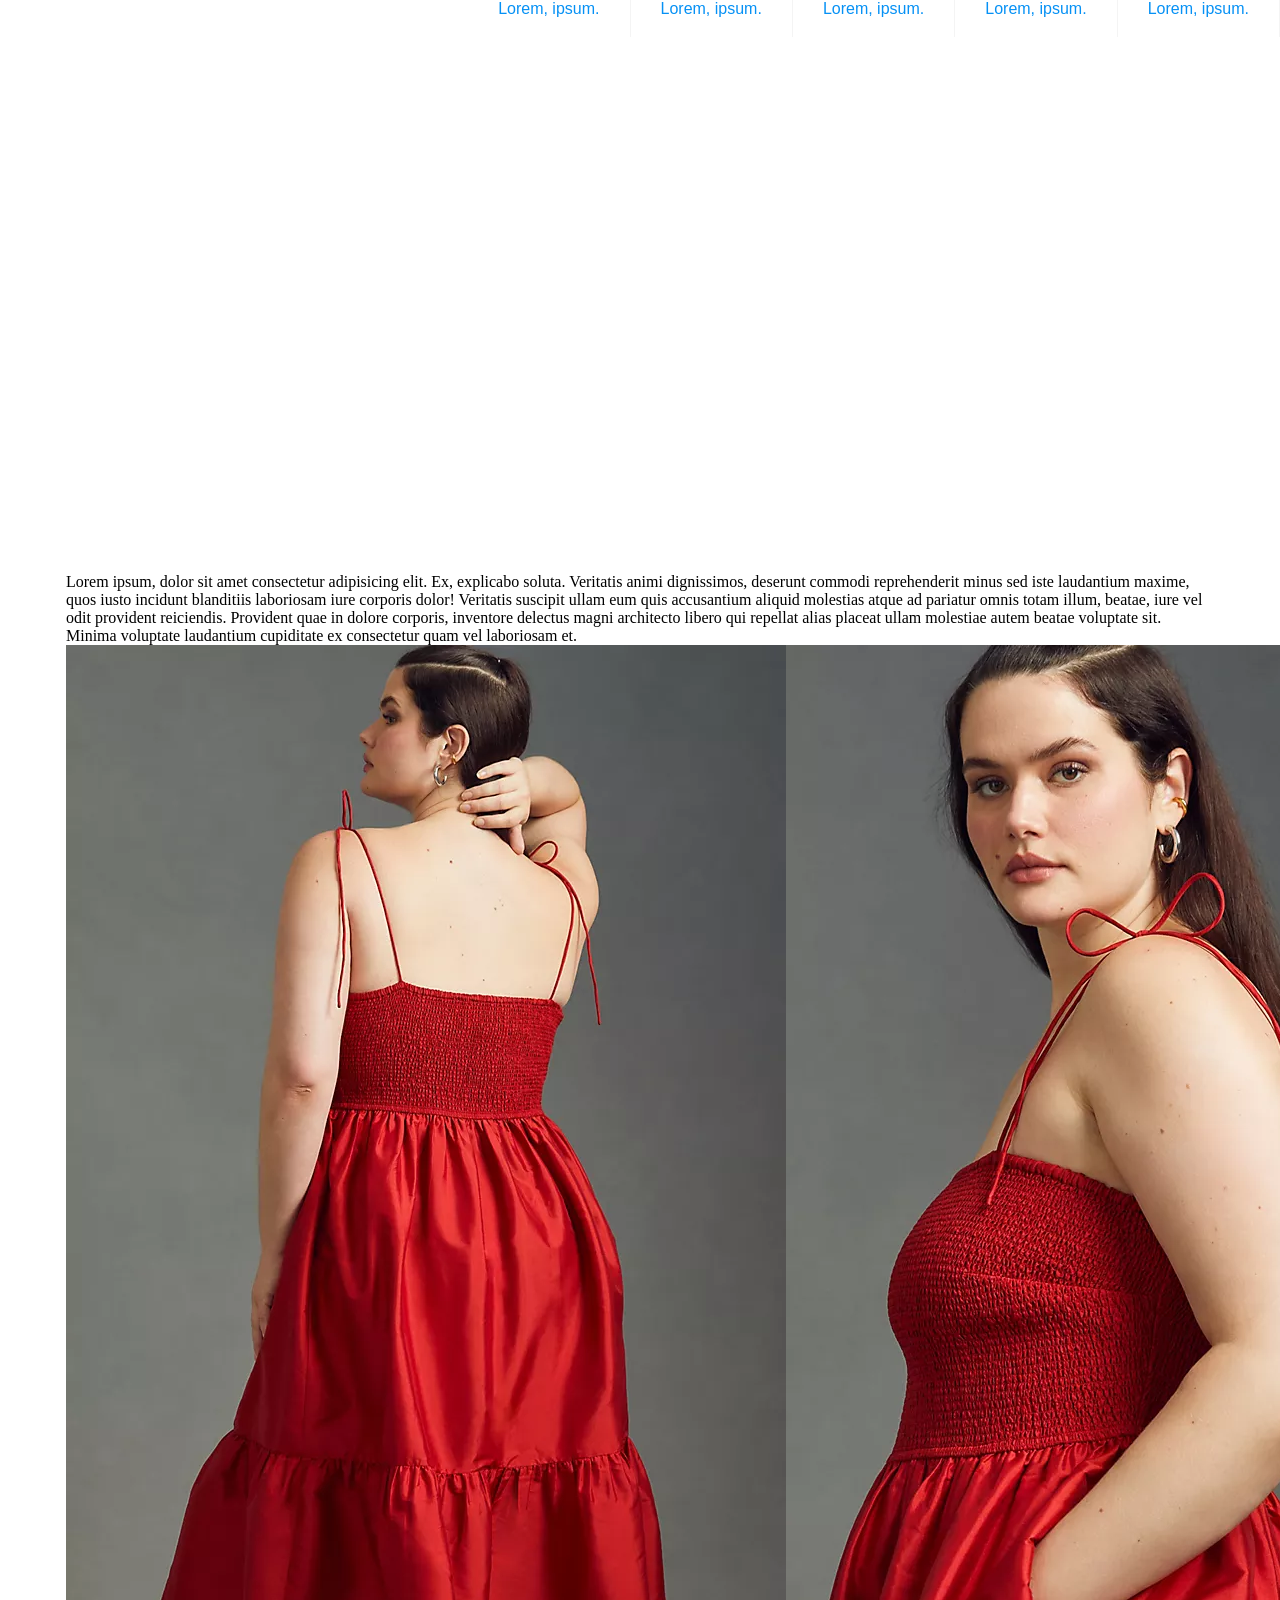
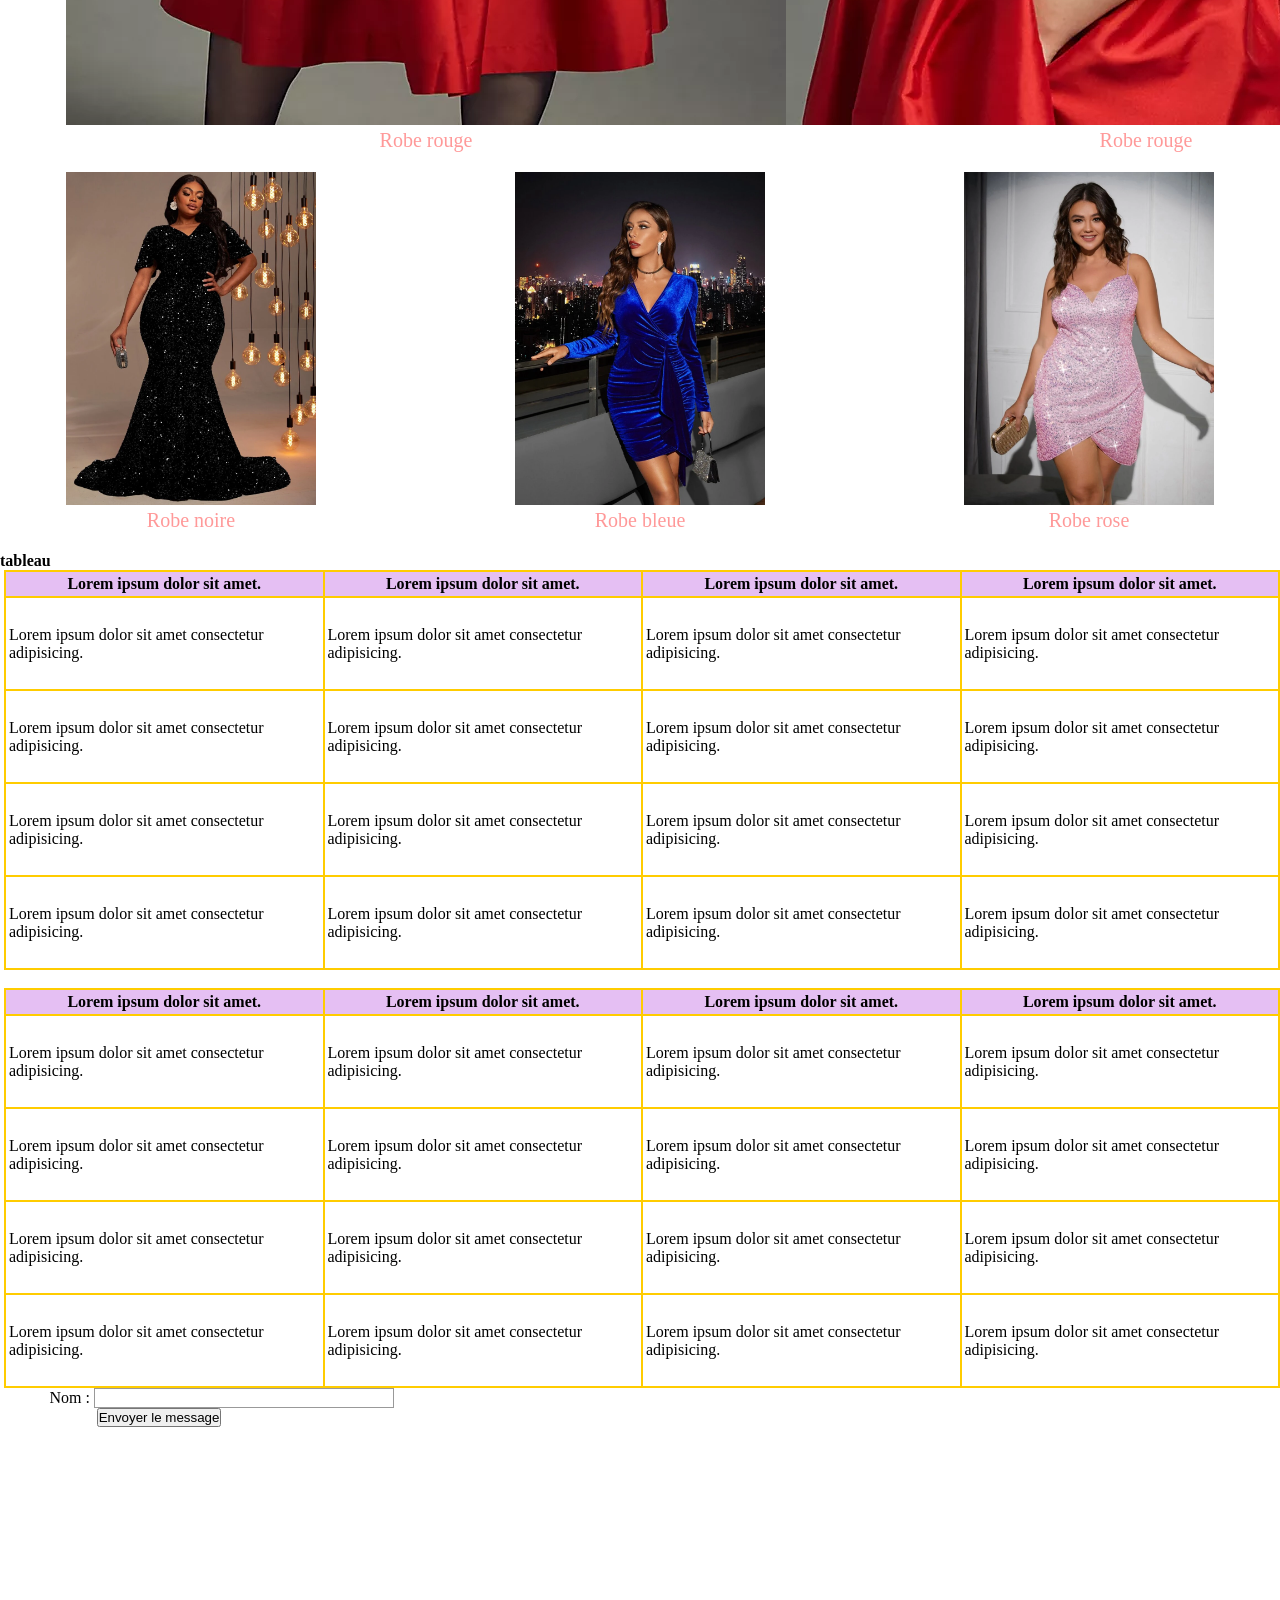
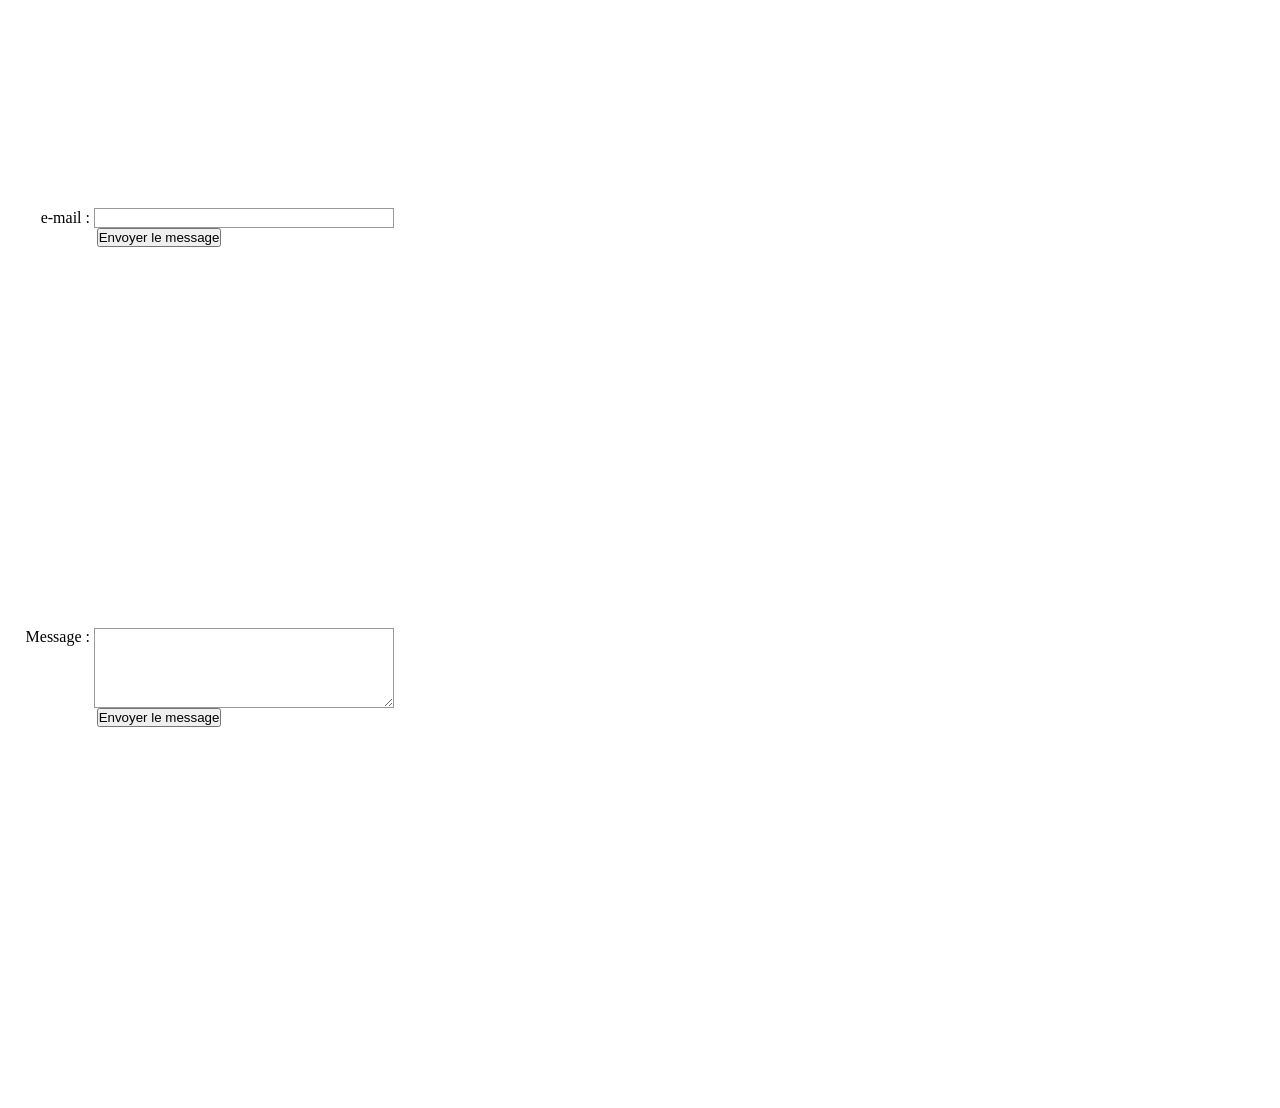
<file: Template2/index.html>
<!DOCTYPE html>
<html lang="fr">
<head>
    <meta charset="UTF-8">
    <meta http-equiv="X-UA-Compatible" content="IE=edge">
    <meta name="viewport" content="width=device-width, initial-scale=1.0">
<link rel="stylesheet" href="style.css">    
<title>Document</title>

</head>
<body>
    
    <header>
        <nav>
    
            <ul class="menu">
                <li><a href="#Bonjour1">Lorem, ipsum.</a></li>
                <li><a href="#">Lorem, ipsum.</a></li>
                <li><a href="#">Lorem, ipsum.</a></li>
                <li><a href="#Tableau">Lorem, ipsum.</a></li>
                <li><a href="#Conclusion">Lorem, ipsum.</a></li>
            </ul>
        </nav>
    </header>

    <section id="Pâtisserie" title="jsp">

        <h1 id="Bonjour1">Bonjour1</h1>
            <p>Lorem ipsum, dolor sit amet consectetur adipisicing elit. Ex, explicabo soluta. Veritatis animi dignissimos, deserunt commodi reprehenderit minus sed iste laudantium maxime, quos iusto incidunt blanditiis laboriosam iure corporis dolor! Veritatis suscipit ullam eum quis accusantium aliquid molestias atque ad pariatur omnis totam illum, beatae, iure vel odit provident reiciendis. Provident quae in dolore corporis, inventore delectus magni architecto libero qui repellat alias placeat ullam molestiae autem beatae voluptate sit. Minima voluptate laudantium cupiditate ex consectetur quam vel laboriosam et.</p>

        <div id="Pie">
            <figure> 
                <a href="#"><img src="../Template4/JP/4130615360010_060_c2.jpg" alt="robe-rouge"></a>
        
                <figcaption>Robe rouge</figcaption>
            </figure>
        
            <figure>
                <a href="#"><img src="../Template4/JP/4130615360010_060_c3.jpg" alt="robe-rouge"></a>
        
                <figcaption>Robe rouge</figcaption>
            </figure>        
            
            <figure>
                <a href="#"><img src="../Party_dress/Robe_dorée_dev.jpeg" alt="robe-dorée" width="250"></a>
        
                <figcaption>Robe dorée</figcaption>
            </figure>
        </div>
        
        <div id="Pie2">
            <figure>
                <a href="#"><img src="../Party_dress/Robe_noire_dos_nus_dev.jpeg" alt="Robe-à-paillettes-noire" width="250"></a>
        
                <figcaption>Robe noire</figcaption>
            </figure>
        
            <figure>
                <a href="#"><img src="../Party_dress/Robe_bleue_dev.jpeg" alt="robe-bleue" width="250"></a>
        
                <figcaption>Robe bleue</figcaption>
            </figure>
        
            <figure>
                <a href="#"><img src="../Party_dress/Robe_rose_dev.jpeg" alt="robe-rose" width="250"></a>
        
                <figcaption>Robe rose</figcaption>
            </figure>
            </div>
        </section>

<h4 id="Tableau">tableau</h4>
    <div id="tableau">
        <table>
            <table class="GeneratedTable">
                <thead>
                  <tr>
                    <th>Lorem ipsum dolor sit amet.</th>
                    <th>Lorem ipsum dolor sit amet.</th>
                    <th>Lorem ipsum dolor sit amet.</th>
                    <th>Lorem ipsum dolor sit amet.</th>
                  </tr>
                </thead>
                <tbody>
                  <tr>
                    <td>Lorem ipsum dolor sit amet consectetur adipisicing.</td>
                    <td>Lorem ipsum dolor sit amet consectetur adipisicing.</td>
                    <td>Lorem ipsum dolor sit amet consectetur adipisicing.</td>
                    <td>Lorem ipsum dolor sit amet consectetur adipisicing.</td>
                  </tr>
                  <tr>
                    <td>Lorem ipsum dolor sit amet consectetur adipisicing.</td>
                    <td>Lorem ipsum dolor sit amet consectetur adipisicing.</td>
                    <td>Lorem ipsum dolor sit amet consectetur adipisicing.</td>
                    <td>Lorem ipsum dolor sit amet consectetur adipisicing.</td>
                  </tr>
                  <tr>
                    <td>Lorem ipsum dolor sit amet consectetur adipisicing.</td>
                    <td>Lorem ipsum dolor sit amet consectetur adipisicing.</td>
                    <td>Lorem ipsum dolor sit amet consectetur adipisicing.</td>
                    <td>Lorem ipsum dolor sit amet consectetur adipisicing.</td>
                  </tr>
                  <tr>
                    <td>Lorem ipsum dolor sit amet consectetur adipisicing.</td>
                    <td>Lorem ipsum dolor sit amet consectetur adipisicing.</td>
                    <td>Lorem ipsum dolor sit amet consectetur adipisicing.</td>
                    <td>Lorem ipsum dolor sit amet consectetur adipisicing.</td>
                  </tr>
                </tbody>
              </table>
        </table>
    </div>

<br>

    <div id="tableau">
        <table>
            <table class="GeneratedTable">
                <thead>
                  <tr>
                    <th>Lorem ipsum dolor sit amet.</th>
                    <th>Lorem ipsum dolor sit amet.</th>
                    <th>Lorem ipsum dolor sit amet.</th>
                    <th>Lorem ipsum dolor sit amet.</th>
                  </tr>
                </thead>
                <tbody>
                  <tr>
                    <td>Lorem ipsum dolor sit amet consectetur adipisicing.</td>
                    <td>Lorem ipsum dolor sit amet consectetur adipisicing.</td>
                    <td>Lorem ipsum dolor sit amet consectetur adipisicing.</td>
                    <td>Lorem ipsum dolor sit amet consectetur adipisicing.</td>
                  </tr>
                  <tr>
                    <td>Lorem ipsum dolor sit amet consectetur adipisicing.</td>
                    <td>Lorem ipsum dolor sit amet consectetur adipisicing.</td>
                    <td>Lorem ipsum dolor sit amet consectetur adipisicing.</td>
                    <td>Lorem ipsum dolor sit amet consectetur adipisicing.</td>
                  </tr>
                  <tr>
                    <td>Lorem ipsum dolor sit amet consectetur adipisicing.</td>
                    <td>Lorem ipsum dolor sit amet consectetur adipisicing.</td>
                    <td>Lorem ipsum dolor sit amet consectetur adipisicing.</td>
                    <td>Lorem ipsum dolor sit amet consectetur adipisicing.</td>
                  </tr>
                  <tr>
                    <td>Lorem ipsum dolor sit amet consectetur adipisicing.</td>
                    <td>Lorem ipsum dolor sit amet consectetur adipisicing.</td>
                    <td>Lorem ipsum dolor sit amet consectetur adipisicing.</td>
                    <td>Lorem ipsum dolor sit amet consectetur adipisicing.</td>
                  </tr>
                </tbody>
              </table>
        </table>
    </div>


    <section>
        <form action="/ma-page-de-traitement" method="post">
            <div>
                <label for="name">Nom :</label>
                <input type="text" id="name" name="user_name">
                <div class="button">
            <button type="submit">Envoyer le message</button>
        </div>
            
                <label for="mail">e-mail&nbsp;:</label>
                <input type="email" id="mail" name="user_mail">
                <div class="button">
                    <button type="submit">Envoyer le message</button>
                </div>
            
                <label for="msg">Message :</label>
                <textarea id="msg" name="user_message"></textarea>
                <div class="button">
                    <button type="submit">Envoyer le message</button>
                </div>
            </div>
        </form>    

    </section>
</body>
</html>
</file>
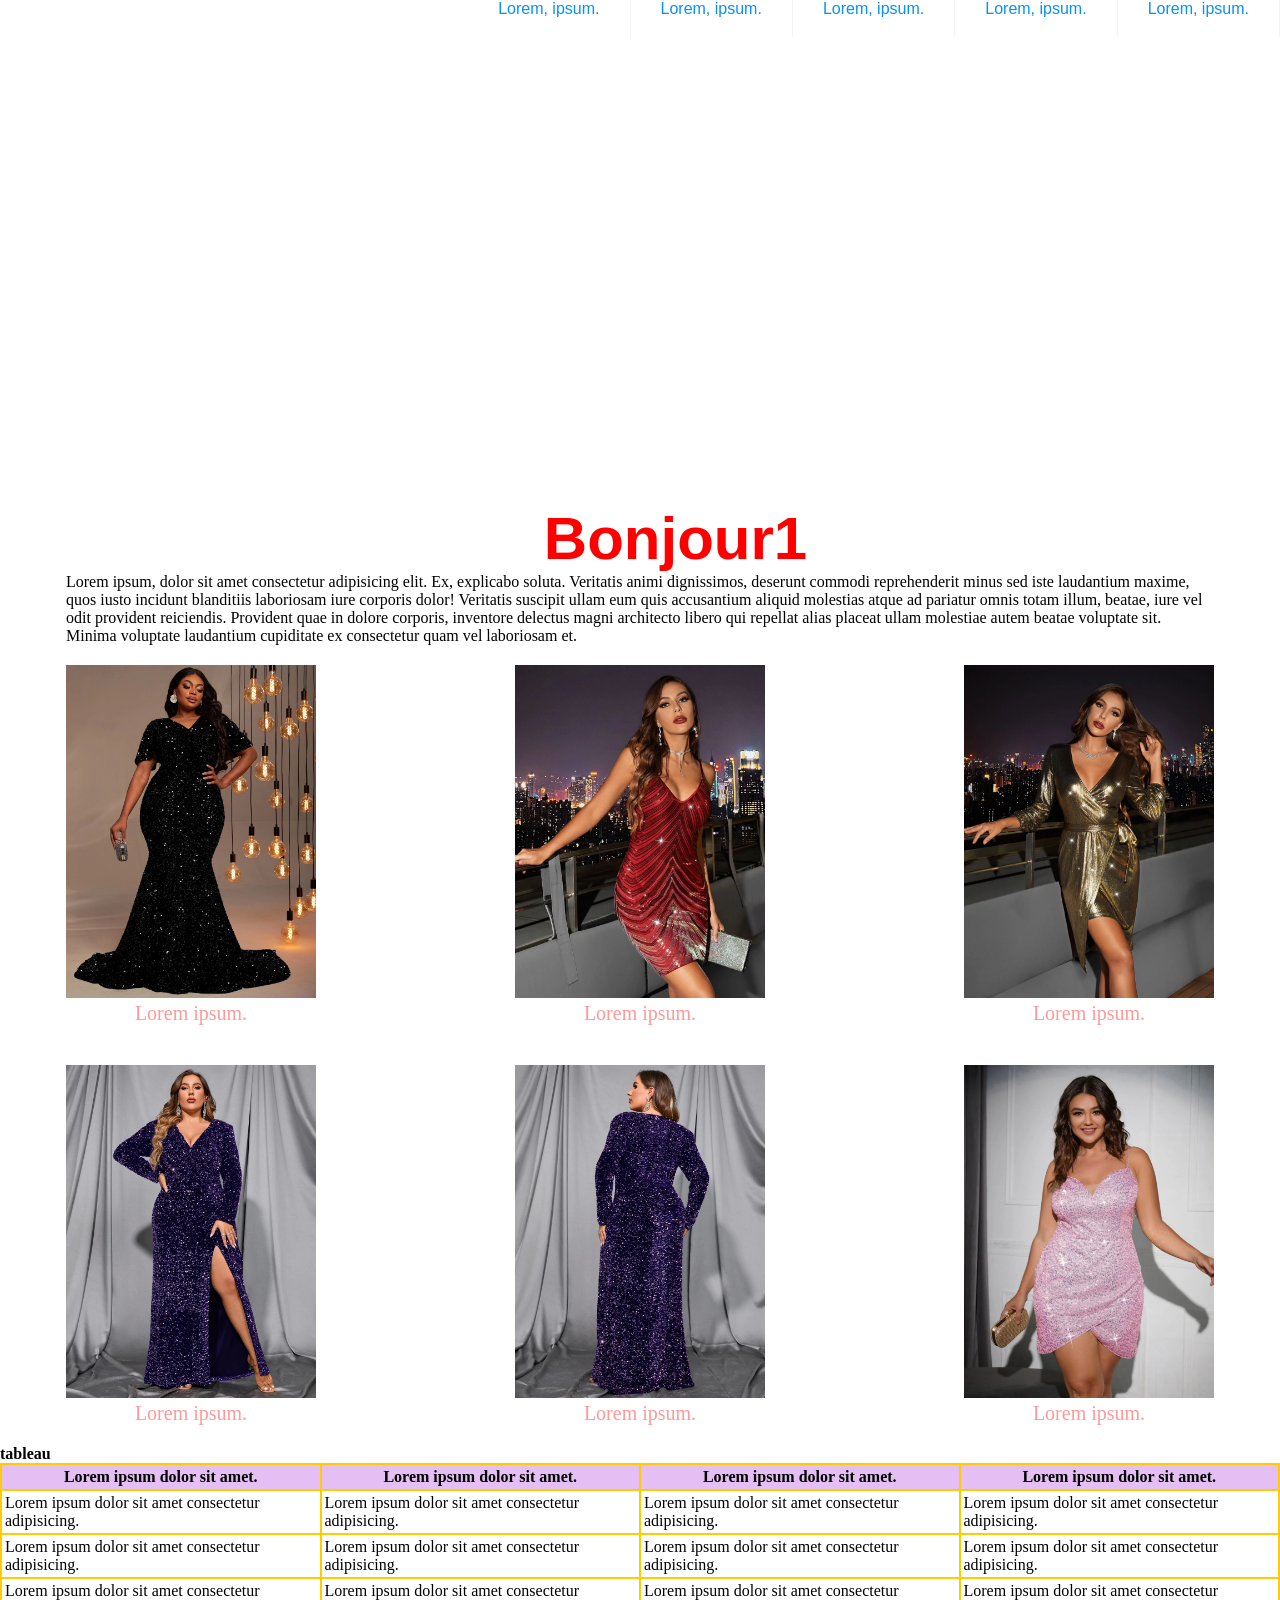
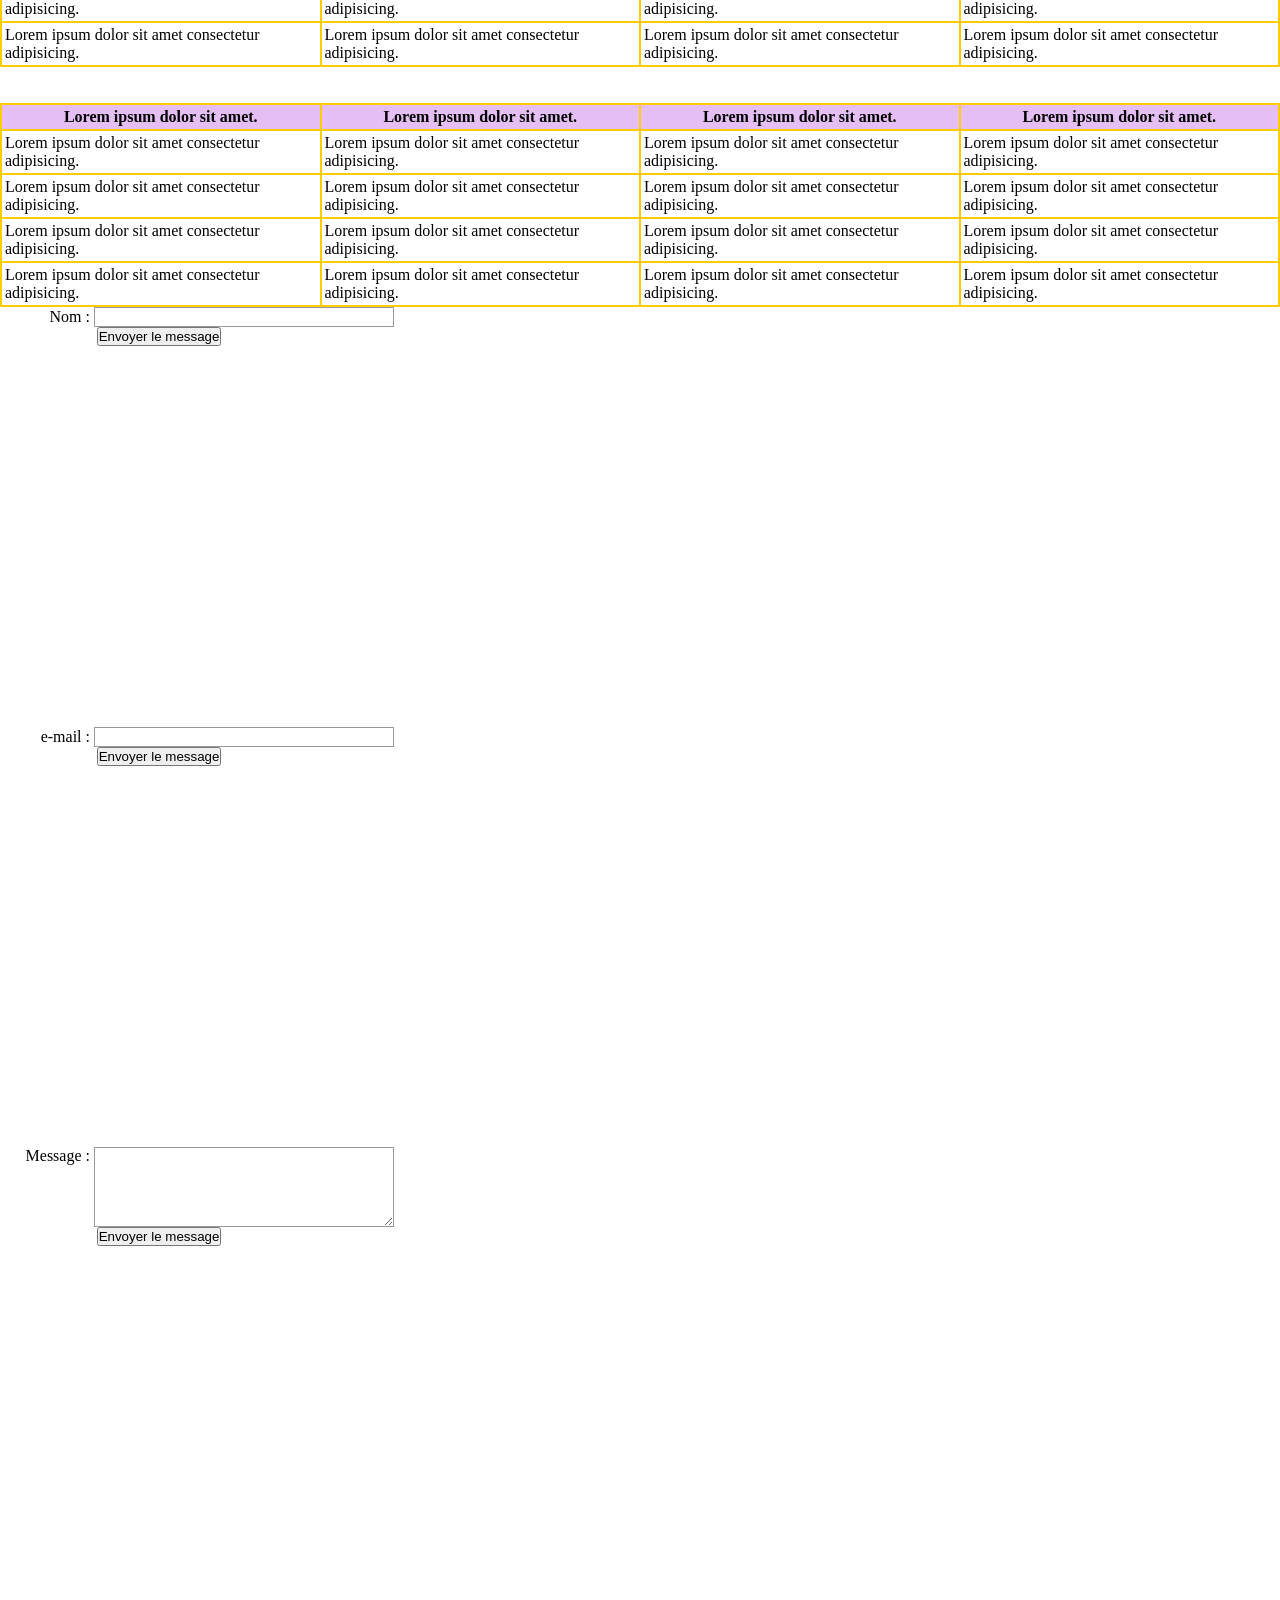
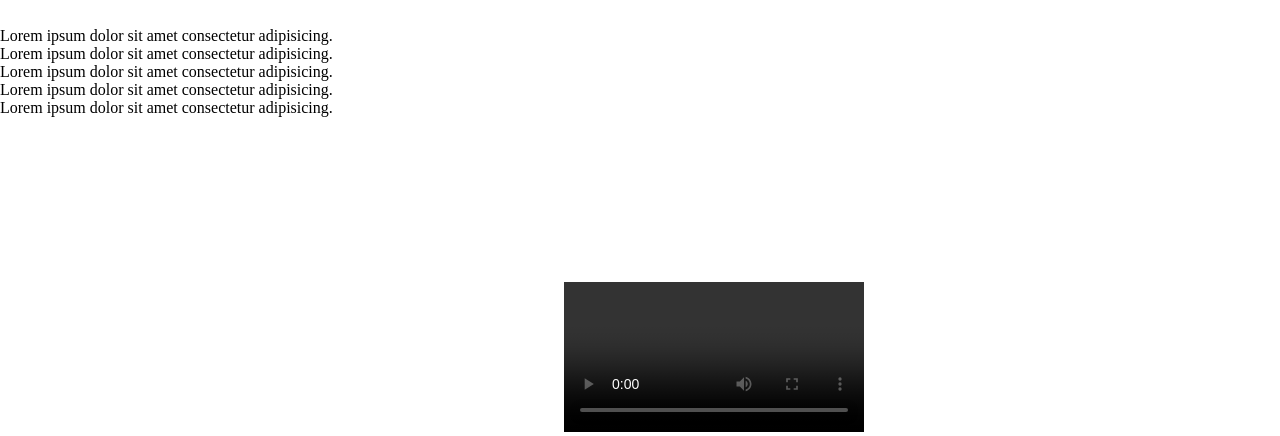
<file: Template3/index.html>
<!DOCTYPE html>
<html lang="fr">
<head>
    <meta charset="UTF-8">
    <meta http-equiv="X-UA-Compatible" content="IE=edge">
    <meta name="viewport" content="width=device-width, initial-scale=1.0">
    <meta name="subject" content="lorem">
    <meta name="author" content="Louisiane Cloison louisiane.cloison@gmail.com">
    <meta name="url" content="http://www.websiteaddrress.com">
<meta name="identifier-URL" content="http://www.websiteaddress.com">

<link rel="stylesheet" href="style.css">    
<title>Document</title>

</head>
<body>
    
    <header>
        <nav>
    
            <ul class="menu">
                <li><a href="#Bonjour1">Lorem, ipsum.</a></li>
                <li><a href="#">Lorem, ipsum.</a></li>
                <li><a href="#">Lorem, ipsum.</a></li>
                <li><a href="#Tableau">Lorem, ipsum.</a></li>
                <li><a href="#Conclusion">Lorem, ipsum.</a></li>
            </ul>
        </nav>
    </header>

    <section id="Pâtisserie" title="jsp">

        <h1 id="Bonjour1">Bonjour1</h1>
            <p>Lorem ipsum, dolor sit amet consectetur adipisicing elit. Ex, explicabo soluta. Veritatis animi dignissimos, deserunt commodi reprehenderit minus sed iste laudantium maxime, quos iusto incidunt blanditiis laboriosam iure corporis dolor! Veritatis suscipit ullam eum quis accusantium aliquid molestias atque ad pariatur omnis totam illum, beatae, iure vel odit provident reiciendis. Provident quae in dolore corporis, inventore delectus magni architecto libero qui repellat alias placeat ullam molestiae autem beatae voluptate sit. Minima voluptate laudantium cupiditate ex consectetur quam vel laboriosam et.</p>

        <div id="Pie">
            <figure> 
                <a href="#"><img src="../Party_dress/Robe_noire_dos_nus_dev.jpeg" alt="" width="250px"></a>
        
                <figcaption>Lorem ipsum.</figcaption>
            </figure>
        
            <figure>
                <a href="#"><img src="../Party_dress/Robe_rouge_dev.jpeg" alt="" width="250px"></a>
        
                <figcaption>Lorem ipsum.</figcaption>
            </figure>        
            
            <figure>
                <a href="#"><img src="../Party_dress/Robe_dorée_dev.jpeg" alt="" width="250px"></a>
        
                <figcaption>Lorem ipsum.</figcaption>
            </figure>
        </div>
        
        <div id="Pie2">
            <figure>
                <a href="#"><img src="../Party_dress/Robe_violette_dev.jpeg" alt="" width="250px"></a>
        
                <figcaption>Lorem ipsum.</figcaption>
            </figure>
        
            <figure>
                <a href="#"><img src="../Party_dress/Robe_violette_dos.jpeg" alt="" width="250px"></a>
        
                <figcaption>Lorem ipsum.</figcaption>
            </figure>
        
            <figure>
                <a href="#"><img src="../Party_dress/Robe_rose_dev.jpeg" alt="" width="250px"></a>
        
                <figcaption>Lorem ipsum.</figcaption>
            </figure>
            </div>
        </section>

<h4 id="Tableau">tableau</h4>
        <table id="tableau">
            <table class="GeneratedTable">
                <thead>
                  <tr>
                    <th>Lorem ipsum dolor sit amet.</th>
                    <th>Lorem ipsum dolor sit amet.</th>
                    <th>Lorem ipsum dolor sit amet.</th>
                    <th>Lorem ipsum dolor sit amet.</th>
                  </tr>
                </thead>
                <tbody>
                  <tr>
                    <td>Lorem ipsum dolor sit amet consectetur adipisicing.</td>
                    <td>Lorem ipsum dolor sit amet consectetur adipisicing.</td>
                    <td>Lorem ipsum dolor sit amet consectetur adipisicing.</td>
                    <td>Lorem ipsum dolor sit amet consectetur adipisicing.</td>
                  </tr>
                  <tr>
                    <td>Lorem ipsum dolor sit amet consectetur adipisicing.</td>
                    <td>Lorem ipsum dolor sit amet consectetur adipisicing.</td>
                    <td>Lorem ipsum dolor sit amet consectetur adipisicing.</td>
                    <td>Lorem ipsum dolor sit amet consectetur adipisicing.</td>
                  </tr>
                  <tr>
                    <td>Lorem ipsum dolor sit amet consectetur adipisicing.</td>
                    <td>Lorem ipsum dolor sit amet consectetur adipisicing.</td>
                    <td>Lorem ipsum dolor sit amet consectetur adipisicing.</td>
                    <td>Lorem ipsum dolor sit amet consectetur adipisicing.</td>
                  </tr>
                  <tr>
                    <td>Lorem ipsum dolor sit amet consectetur adipisicing.</td>
                    <td>Lorem ipsum dolor sit amet consectetur adipisicing.</td>
                    <td>Lorem ipsum dolor sit amet consectetur adipisicing.</td>
                    <td>Lorem ipsum dolor sit amet consectetur adipisicing.</td>
                  </tr>
                </tbody>
              </table>
        </table>

<br>

        <table id="tableau">
            <table class="GeneratedTable" style="display:none">
                <thead>
                  <tr>
                    <th>Lorem ipsum dolor sit amet.</th>
                    <th>Lorem ipsum dolor sit amet.</th>
                    <th>Lorem ipsum dolor sit amet.</th>
                    <th>Lorem ipsum dolor sit amet.</th>
                  </tr>
                </thead>
                <tbody>
                  <tr>
                    <td>Lorem ipsum dolor sit amet consectetur adipisicing.</td>
                    <td>Lorem ipsum dolor sit amet consectetur adipisicing.</td>
                    <td>Lorem ipsum dolor sit amet consectetur adipisicing.</td>
                    <td>Lorem ipsum dolor sit amet consectetur adipisicing.</td>
                  </tr>
                  <tr>
                    <td>Lorem ipsum dolor sit amet consectetur adipisicing.</td>
                    <td>Lorem ipsum dolor sit amet consectetur adipisicing.</td>
                    <td >Lorem ipsum dolor sit amet consectetur adipisicing.</td>
                    <td>Lorem ipsum dolor sit amet consectetur adipisicing.</td>
                  </tr>
                  <tr>
                    <td>Lorem ipsum dolor sit amet consectetur adipisicing.</td>
                    <td>Lorem ipsum dolor sit amet consectetur adipisicing.</td>
                    <td>Lorem ipsum dolor sit amet consectetur adipisicing.</td>
                    <td>Lorem ipsum dolor sit amet consectetur adipisicing.</td>
                  </tr>
                  <tr>
                    <td>Lorem ipsum dolor sit amet consectetur adipisicing.</td>
                    <td>Lorem ipsum dolor sit amet consectetur adipisicing.</td>
                    <td >Lorem ipsum dolor sit amet consectetur adipisicing.</td>
                    <td>Lorem ipsum dolor sit amet consectetur adipisicing.</td>
                  </tr>
                </tbody>
              </table>
        </table>
    
<br>

<table id="tableau">
    <table class="GeneratedTable">
        <thead>
          <tr>
            <th>Lorem ipsum dolor sit amet.</th>
            <th>Lorem ipsum dolor sit amet.</th>
            <th>Lorem ipsum dolor sit amet.</th>
            <th>Lorem ipsum dolor sit amet.</th>
          </tr>
        </thead>
        <tbody>
          <tr>
            <td>Lorem ipsum dolor sit amet consectetur adipisicing.</td>
            <td>Lorem ipsum dolor sit amet consectetur adipisicing.</td>
            <td>Lorem ipsum dolor sit amet consectetur adipisicing.</td>
            <td>Lorem ipsum dolor sit amet consectetur adipisicing.</td>
          </tr>
          <tr>
            <td>Lorem ipsum dolor sit amet consectetur adipisicing.</td>
            <td>Lorem ipsum dolor sit amet consectetur adipisicing.</td>
            <td>Lorem ipsum dolor sit amet consectetur adipisicing.</td>
            <td>Lorem ipsum dolor sit amet consectetur adipisicing.</td>
          </tr>
          <tr>
            <td>Lorem ipsum dolor sit amet consectetur adipisicing.</td>
            <td>Lorem ipsum dolor sit amet consectetur adipisicing.</td>
            <td>Lorem ipsum dolor sit amet consectetur adipisicing.</td>
            <td>Lorem ipsum dolor sit amet consectetur adipisicing.</td>
          </tr>
          <tr>
            <td>Lorem ipsum dolor sit amet consectetur adipisicing.</td>
            <td>Lorem ipsum dolor sit amet consectetur adipisicing.</td>
            <td>Lorem ipsum dolor sit amet consectetur adipisicing.</td>
            <td>Lorem ipsum dolor sit amet consectetur adipisicing.</td>
          </tr>
        </tbody>
      </table>
</table>

    <section>
        <form action="/ma-page-de-traitement" method="post">
            <div>
                <label for="name">Nom :</label>
                <input type="text" id="name" name="user_name">
                <div class="button">
            <button type="submit">Envoyer le message</button>
        </div>
            
                <label for="mail">e-mail&nbsp;:</label>
                <input type="email" id="mail" name="user_mail">
                <div class="button">
                    <button type="submit">Envoyer le message</button>
                </div>
            
                <label for="msg">Message :</label>
                <textarea id="msg" name="user_message"></textarea>
                <div class="button">
                    <button type="submit">Envoyer le message</button>
                </div>
            </div>
        </form>

        
        <ol>
            <li>Lorem ipsum dolor sit amet consectetur adipisicing.</li>
            <li>Lorem ipsum dolor sit amet consectetur adipisicing.</li>
            <li>Lorem ipsum dolor sit amet consectetur adipisicing.</li>
            <li>Lorem ipsum dolor sit amet consectetur adipisicing.</li>
            <li>Lorem ipsum dolor sit amet consectetur adipisicing.</li>
        </ol>
    
        <iframe width="560" height="315" src="https://www.youtube.com/embed/wofB1wzyYYI" title="YouTube video player" frameborder="0" allow="accelerometer; autoplay; clipboard-write; encrypted-media; gyroscope; picture-in-picture" allowfullscreen></iframe>


        <video controls>
            <source src="../Party_dress/Cascade - 314.mp4" type="video/mp4"></video>
    </section>
</body>
</html>
</file>
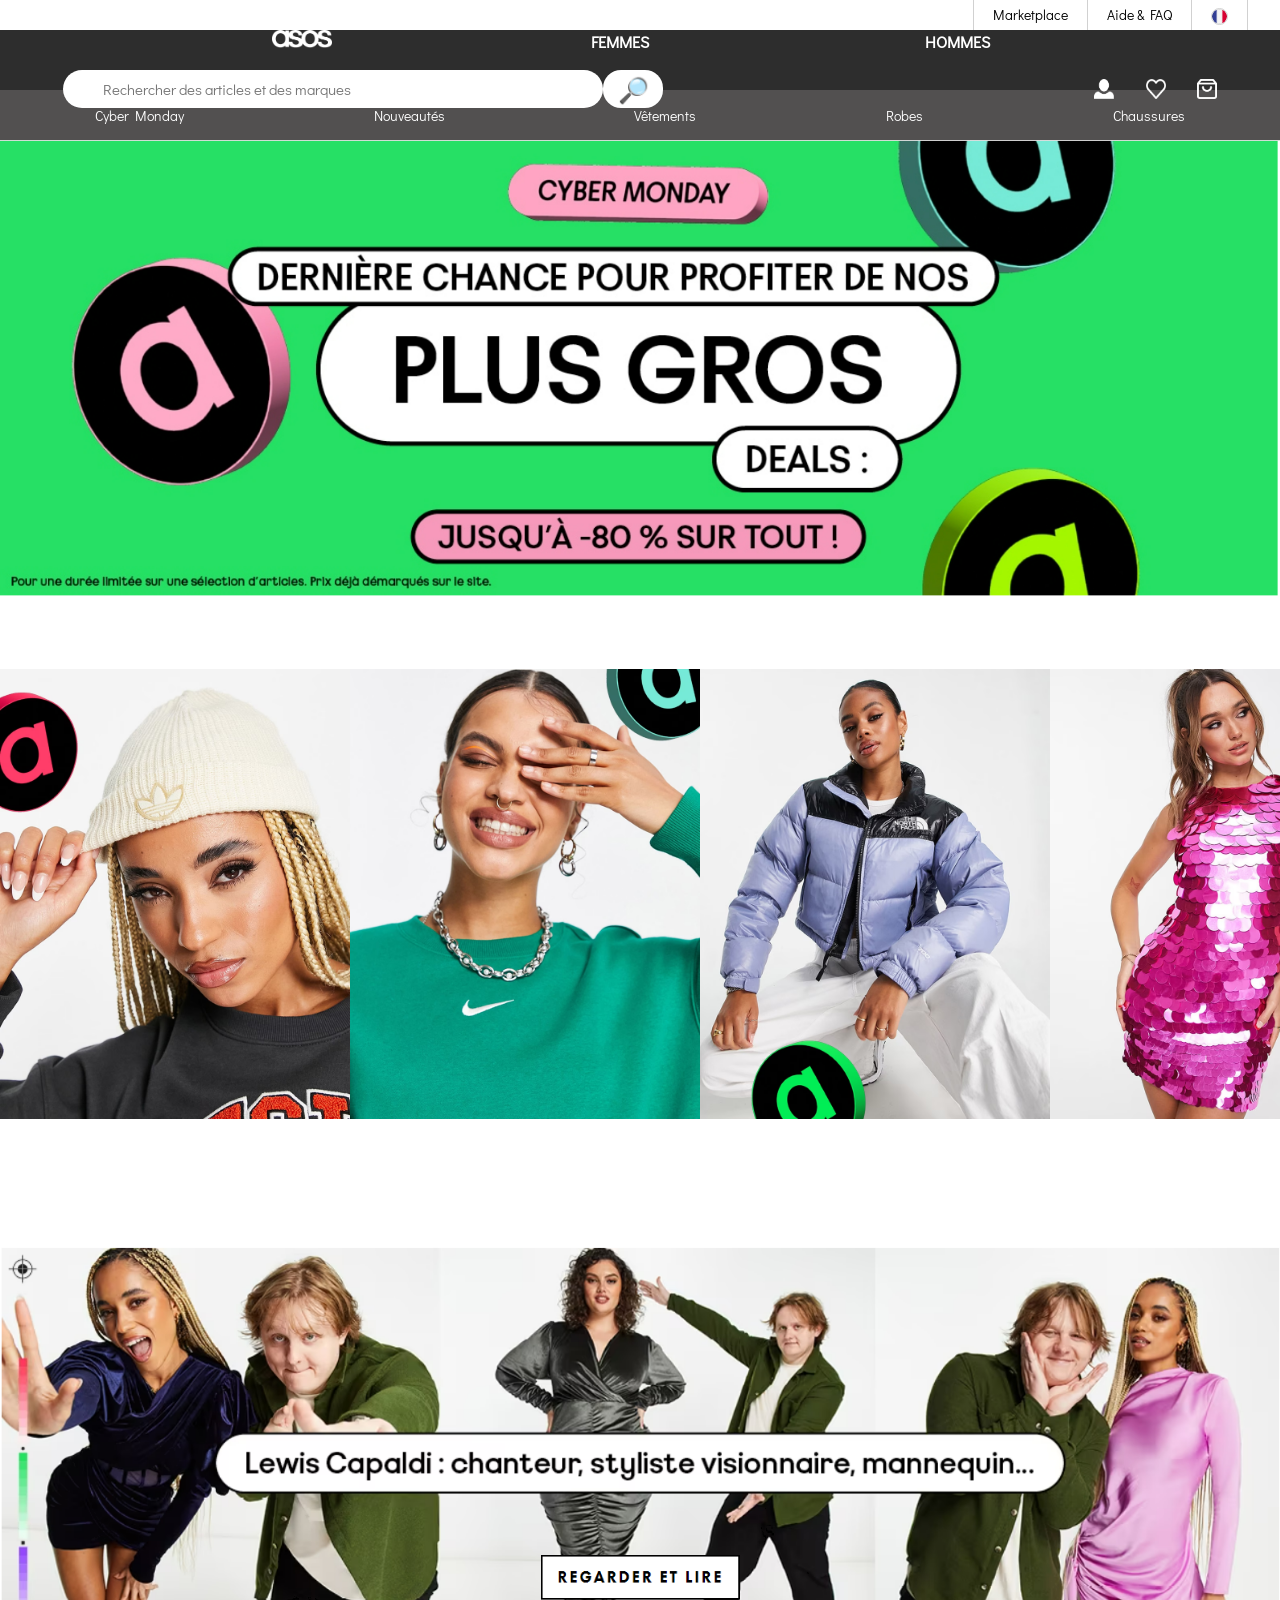
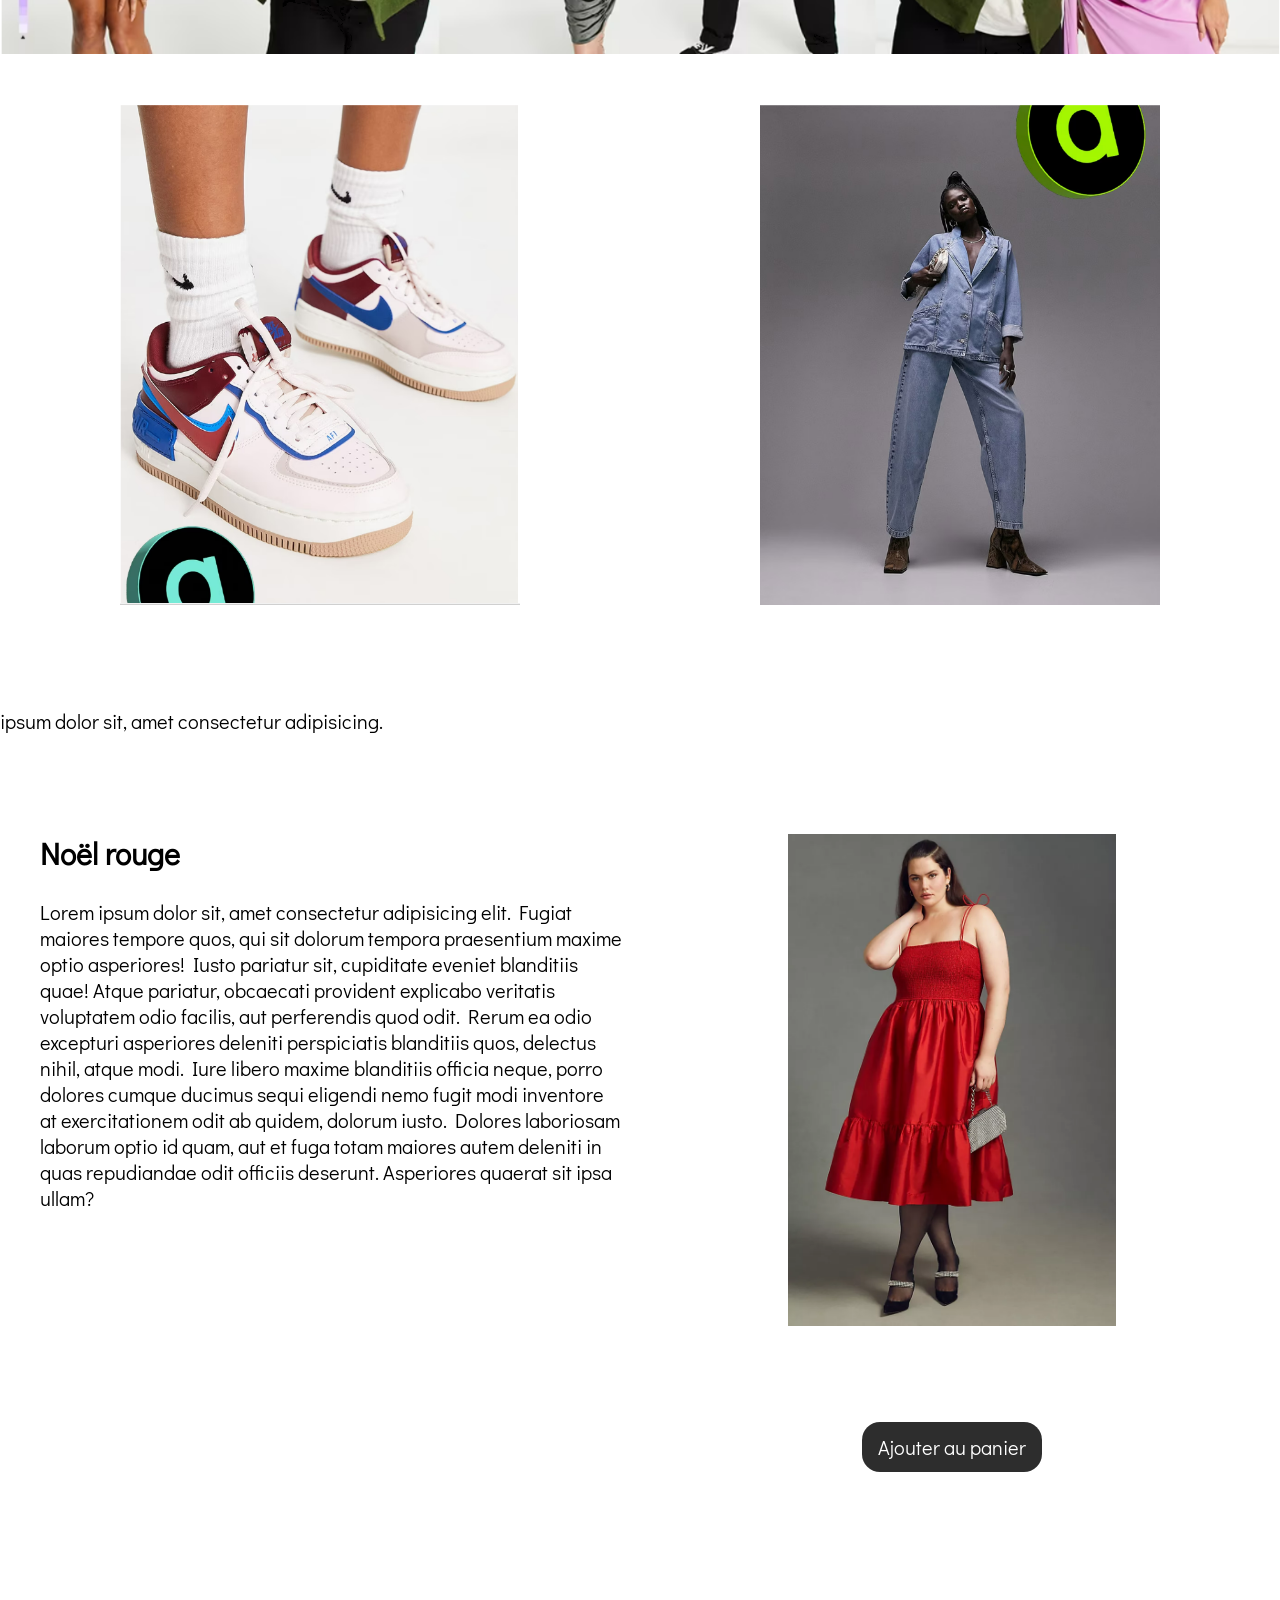
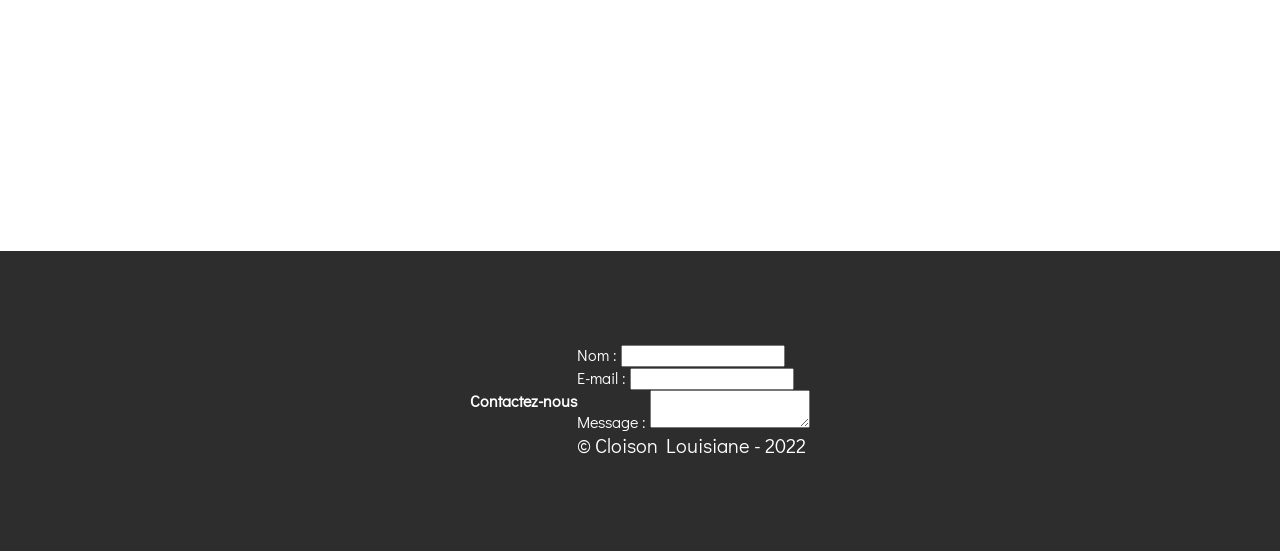
<file: Template4/index.html>
<!DOCTYPE html>
<html lang="fr">
<head>
    <meta charset="UTF-8">
    <meta http-equiv="X-UA-Compatible" content="IE=edge">
    <meta name="viewport" content="width=device-width, initial-scale=1.0">
    <meta name= »twitter:creator » content= »@Auteur »>
    <meta property="og:url" content="http://www.exemple.com/" />
    <meta name="og:email" content="me@example.com"/>
    <meta name="author" content="name, email@hotmail.com">
    <link rel="shortcut icon" type="image/ico" href="/favicon.ico" />
    <title>Asos</title>
    <link rel="preconnect" href="https://fonts.googleapis.com">
    <link rel="preconnect" href="https://fonts.gstatic.com" crossorigin>
    <link href="https://fonts.googleapis.com/css2?family=Didact+Gothic&display=swap" rel="stylesheet">
    <link rel="stylesheet" href="Style.css">
    <link rel="icon" type="image/svg" sizes="16x16" href="Images/Icon_asos.svg">
    

    <div id="entête">
        <ul id="liste_entête">
            <span ><li class="liste"><a href="">Marketplace</a></li></span>
            <li class="liste"><a href="">Aide & FAQ</a></li>
            <li class="liste"><a href=""><img id="drapeau" src="Images/fr.png" alt="drapreau_français"></a></li>
        </ul>
    </div>
</head>

<header>
    <!-- Barre foncée -->
        <div id="barre">
        <ul id="liste_barre">
            <li><a href="#"><img id ="logo_asos" src="Images/asos-logo.png" alt="Logo_ASOS"></a></li>
            
            <li class="bouton_barre" ><a href="#">FEMMES</a>

<!-- liste déroulante -->
                <ol>
                    <a href="../Template4/Articles.html"><li>Vêtements</li></a>
                    <a href="#"><li>Lingerie</li></a>
                    <a href="#"><li>Accessoires</li></a>
                    <a href="#"><li>Chaussures</li></a>
                </ol>
            </li>
<!-- liste déroulante fin -->

                <li class="bouton_barre" ><a href="#">HOMMES</a></li>
            
            
                <li><form role="search">
                    <div id="recherche">
                        <input type="search" id="search" name="q" placeholder="Rechercher des articles et des marques" size="60"
                        aria-label="Rechercher des articles et des marques">
                        <button id="btn">🔎</button>
                    </div>
                </li>

                <li ><a href=""><img class="icon_barre" src="Images/icon _person_.png" alt="icone-compte"></a></li>
            <li ><a href=""><img class="icon_barre" src="Images/icon _heart_.png" alt="icon-favoris"></a></li>
            <li><a href=""><img class="icon_barre" src="Images/icon _shopping bag_.png" alt="icone-panier"></a></li>
        </ul>
    </div>
    <!-- Barre foncée fin -->

    <!-- Barre grise claire -->
    <nav> 
        <ul id="menu">
            <div id="navigation">
                <li><a class="liste_navigation"  href="Robe-asymétrique.html">Cyber Monday</a></li>
                <li><a class="liste_navigation" href="#">Nouveautés</a></li>
                <li><a class="liste_navigation" href="Articles.html">Vêtements</a></li>
                <li><a class="liste_navigation" href="Robe_dorée.html">Robes</a></li>
                <li><a class="liste_navigation" href="Robe_noire.html">Chaussures</a></li>
                <!-- <li><a class="liste_navigation" href="#">Accessoires</a></li>
                <li><a class="liste_navigation" href="#">Cadeaux</a></li>
                <li><a class="liste_navigation" href="#">Toutes les marques</a></li>
                <li><a class="liste_navigation" href="#">Hiver</a></li>
                <li><a class="liste_navigation" href="#">Topshop</a></li>
                <li><a class="liste_navigation" href="#">Sport</a></li>
                <li><a class="liste_navigation" href="#">Visage + Corps</a></li>
                <li><a class="liste_navigation" href="#">Outlet</a></li>
                <li><a class="liste_navigation" href="#">Merketplace</a></li> -->
            </div>
        </ul>
    </nav>
</header>
    <!-- Barre grise claire fin -->


<!-- Image Cyber Monday -->
<body>
<section>
    <a href="#"><img id="Promos" src="Images/Promos.png" alt="Cyber-Monday"></a>
</section>
<!-- Image Cyber Monday -->

<!-- Tendances -->
<section id="Moment">
    <figure>
        <a href="#"><img id="Bonnet" src="Images/global_top_picks_moment.jpeg" alt="Bonnet-beige"></a>
        
        <figcaption><a href="#">Accessoires d'hiver</a></figcaption>
    </figure>

    <figure>
        <a href="#"><img id="sweat_vert" src="Images/moment_big-brands-2.jpeg" alt="Sweat_vert"></a>

        <figcaption><a href="#">Streetwear</a></figcaption>
    </figure>

    <figure>
            <a href="#"><img id="outwear" src="Images/moment_outwear-2.jpeg" alt="blouson-violet"></a>

        <figcaption><a href="#">Outwear</a></figcaption>
    </figure>

    <figure>
        <a href="Articles.html"><img id="party" src="Images/moment_party-pieces-2.jpeg" alt="Robe-rose-à-paillettes"></a>

        <figcaption><a href="#">Fêtes</a></figcaption>
    </figure>
</section>
<!-- Tendances fin -->


<!-- Collab -->
<section>
<a href="#"><img id="Capaldi" src="Images/Lewis_Capaldi.png" alt="Lewis-Capaldi"></a>
</section>
<!-- Collab -->


<!-- Tendances 2 -->
<section id="duo">
    <figure>
        <a href="#"><img id="basket" src="Images/Basket.png" alt="Sneakers-Nike"></a>
    
        <figcaption><a href="#"> Baskets</a></figcaption>
    </figure>

    <figure>
        <a href="#"><img id="silhouette" src="Images/Silhouette.png" alt="Costume-femme"></a>

<figcaption><a href="#">Outlet</a></figcaption>
</figure>
</section>
<!-- Tendances 2 fin-->


<section id="ipsum">
<p> ipsum dolor sit, amet consectetur adipisicing.</p>
</section>


<!-- <br> -->

<section id="rouge">
<div id="xmas">
    <h1>Noël rouge</h1>

<br>

    <p>Lorem ipsum dolor sit, amet consectetur adipisicing elit. Fugiat maiores tempore quos, qui sit dolorum tempora praesentium maxime optio asperiores! Iusto pariatur sit, cupiditate eveniet blanditiis quae! Atque pariatur, obcaecati provident explicabo veritatis voluptatem odio facilis, aut perferendis quod odit. Rerum ea odio excepturi asperiores deleniti perspiciatis blanditiis quos, delectus nihil, atque modi. Iure libero maxime blanditiis officia neque, porro dolores cumque ducimus sequi eligendi nemo fugit modi inventore at exercitationem odit ab quidem, dolorum iusto. Dolores laboriosam laborum optio id quam, aut et fuga totam maiores autem deleniti in quas repudiandae odit officiis deserunt. Asperiores quaerat sit ipsa ullam?</p>
</div>

    <figure id="xmas_pack">
    <img id="xmas_robe" src="../Template4/JP/4130615360010_060_c.jpg" alt="">

    <figcaption>
        <h2><a href="#"> Robe rouge smockée et plissée</a></h2>
    </figcaption>

    <button id="btn_robe">
        <a href="#"> Ajouter au panier</a>
    </button>
    </figure>
</section>


<section>

    <iframe width="560" height="315" src="https://www.youtube.com/embed/nR6Ncfdp4AU" title="YouTube video player" frameborder="0" allow="accelerometer; autoplay; clipboard-write; encrypted-media; gyroscope; picture-in-picture" allowfullscreen></iframe>

</section>



<section>
<div></div>
</section>

</body>

<footer>

    <h4>Contactez-nous</h4>

    <form action="/my-handling-form-page" method="post">
        <div>
          <label for="name">Nom&nbsp;:</label>
          <input type="text" id="name" name="user_name" />
        <div>
        <div>
          <label for="mail">E-mail&nbsp;:</label>
          <input type="email" id="mail" name="user_email" />
        </div>
        <div>
          <label for="msg">Message :</label>
          <textarea id="msg" name="user_message"></textarea>
        </div>
      </form>

    <p>© Cloison Louisiane - 2022</p>

</footer>  

</html>
</file>
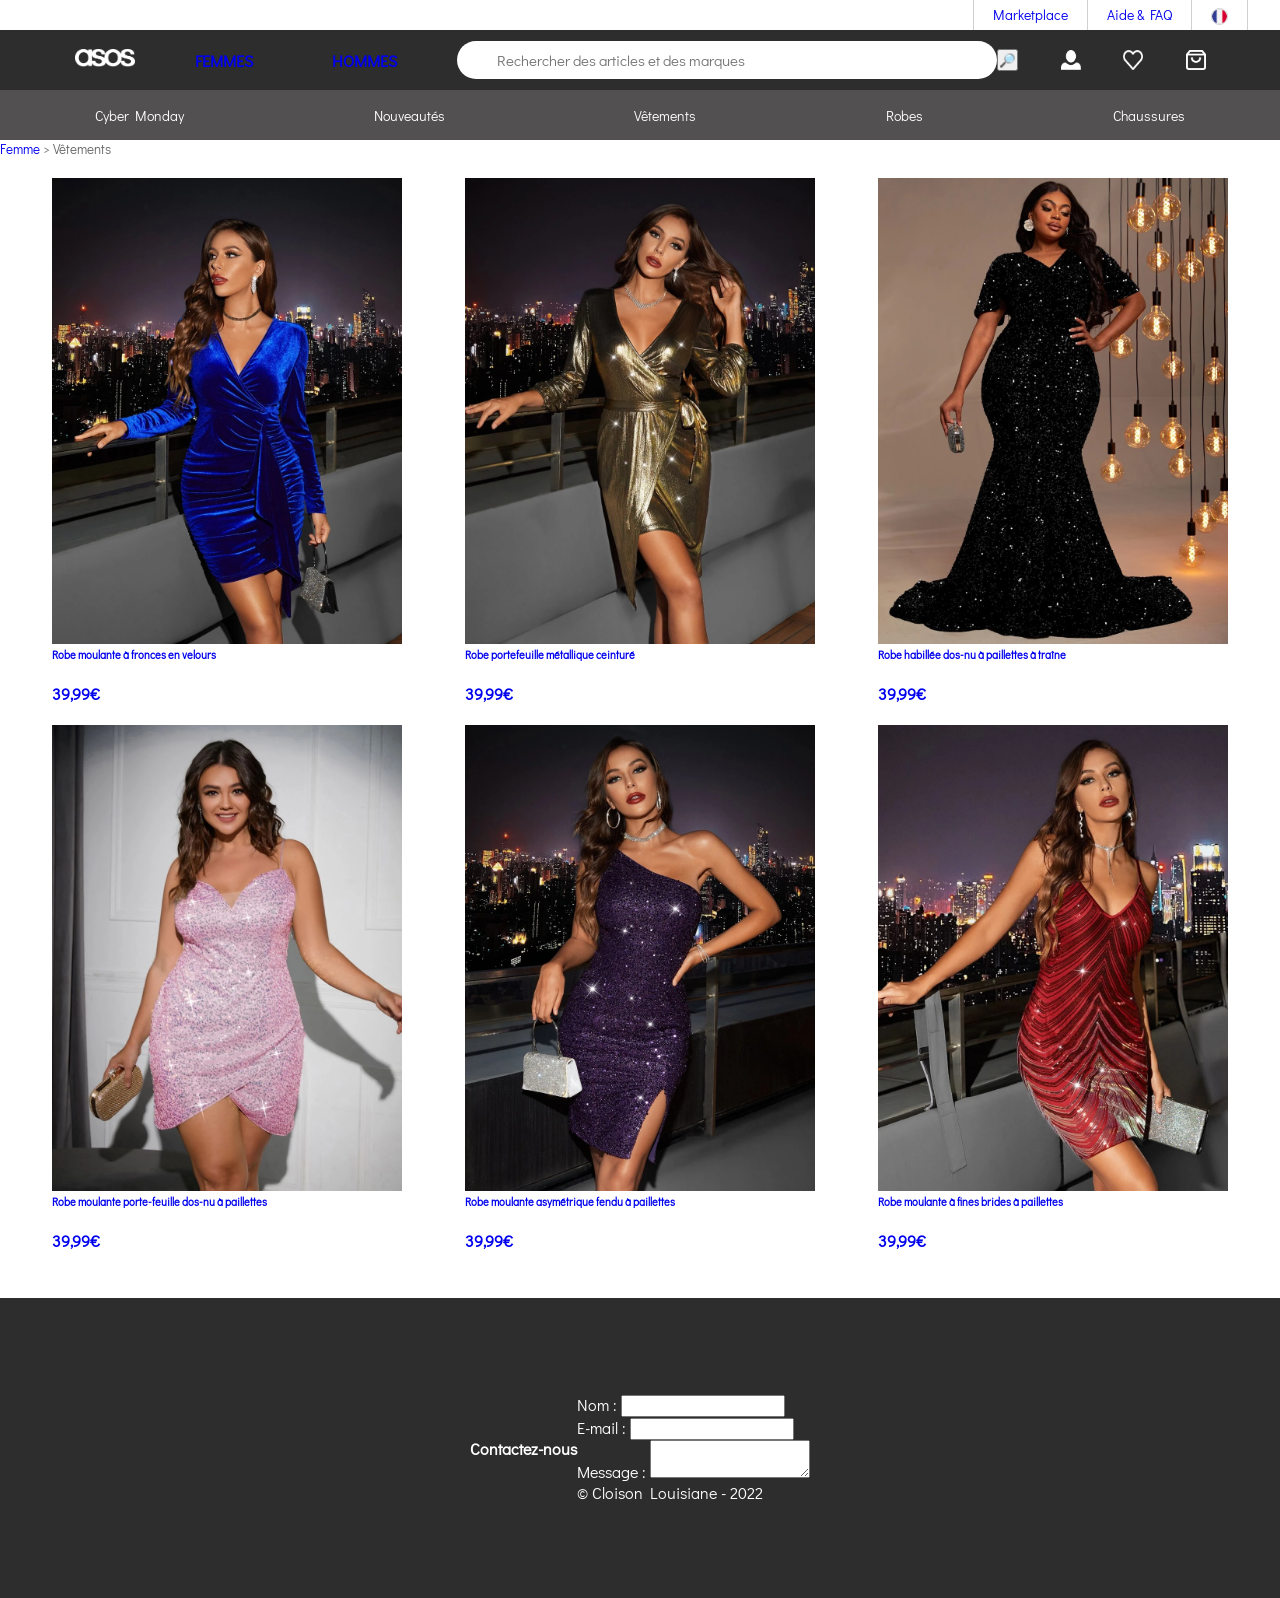
<file: Template4/Articles.html>
<!DOCTYPE html>
<html lang="fr">
<head>
    <meta charset="UTF-8">
    <meta http-equiv="X-UA-Compatible" content="IE=edge">
    <meta name="viewport" content="width=device-width, initial-scale=1.0">
    <meta name= »twitter:creator » content= »@Auteur »>
    <meta property="og:url" content="http://www.exemple.com/" />
    <meta name="og:email" content="me@example.com"/>
    <meta name="author" content="name, email@hotmail.com">
    <link rel="shortcut icon" type="image/ico" href="/favicon.ico" />
    <title>Asos</title>
    <link rel="preconnect" href="https://fonts.googleapis.com">
    <link rel="preconnect" href="https://fonts.gstatic.com" crossorigin>
    <link href="https://fonts.googleapis.com/css2?family=Didact+Gothic&display=swap" rel="stylesheet">
    <link rel="stylesheet" href="Style3.css">
    <link rel="icon" type="image/svg" sizes="16x16" href="Images/Icon_asos.svg">
    

    <div id="entête">
        <ul id="liste_entête">
            <span ><li class="liste"><a href="#">Marketplace</a></li></span>
            <li class="liste"><a href="#">Aide & FAQ</a></li>
            <li class="liste"><a href="#"><img id="drapeau" src="Images/fr.png" alt="drapreau_français"></a></li>
        </ul>
    </div>
</head>

<!-- Barre foncée -->
<header>
        <div id="barre">
        <ul id="liste_barre">
            <li><a href="index.html"><img id ="logo_asos" src="Images/asos-logo.png" alt="Logo_ASOS"></a></li>
            
            <li class="bouton_barre" ><a href="#">FEMMES</a>

<!-- liste déroulante -->
                <ol>
                    <a href="../Template4/Articles.html"><li>Vêtements</li></a>
                    <a href="#"><li>Lingerie</li></a>
                    <a href="#"><li>Accessoires</li></a>
                    <a href="#"><li>Chaussures</li></a>
                </ol>
            </li>
<!-- liste déroulante fin -->

                <li class="bouton_barre" ><a href="#">HOMMES</a></li>
            
            
                <li><form role="search">
                    <div id="recherche">
                        <input type="search" id="search" name="q" placeholder="Rechercher des articles et des marques" size="60"
                        aria-label="Rechercher des articles et des marques">
                        <button id="btn">🔎</button>
                    </div>
                </li>

                <li ><a href=""><img class="icon_barre" src="Images/icon _person_.png" alt="icone-compte"></a></li>
            <li ><a href=""><img class="icon_barre" src="Images/icon _heart_.png" alt="icon-favoris"></a></li>
            <li><a href=""><img class="icon_barre" src="Images/icon _shopping bag_.png" alt="icone-panier"></a></li>
        </ul>
    </div>
    <!-- Barre foncée fin-->

<!-- Barre grise claire -->
    <nav> 
        <ul id="menu">
            <div id="navigation">
                <li><a class="liste_navigation"  href="Robe-asymétrique.html">Cyber Monday</a></li>
                <li><a class="liste_navigation" href="#">Nouveautés</a></li>
                <li><a class="liste_navigation" href="Articles.html">Vêtements</a></li>
                <li><a class="liste_navigation" href="Robe_dorée.html">Robes</a></li>
                <li><a class="liste_navigation" href="Robe_noire.html">Chaussures</a></li>
                <!-- <li><a class="liste_navigation" href="#">Accessoires</a></li>
                <li><a class="liste_navigation" href="#">Cadeaux</a></li>
                <li><a class="liste_navigation" href="#">Toutes les marques</a></li>
                <li><a class="liste_navigation" href="#">Hiver</a></li>
                <li><a class="liste_navigation" href="#">Topshop</a></li>
                <li><a class="liste_navigation" href="#">Sport</a></li>
                <li><a class="liste_navigation" href="#">Visage + Corps</a></li>
                <li><a class="liste_navigation" href="#">Outlet</a></li>
                <li><a class="liste_navigation" href="#">Merketplace</a></li> -->
            </div>
        </ul>
    </nav>
</header>
<!-- Barre grise claire fin-->


<body>
<!-- hitorique -->
<p id="historique"><a href="index.html" >Femme</a> > Vêtements</p>
<!-- hitorique -->

<!-- Img Robe -->
<section class="partiehaut">
<div class="img_robes">
    <figure>
        <a href="#"><img src="../Party_dress/Robe_bleue_dev.jpeg" alt="Robe-bleue-velours-froncée" width="350"></a>

        <figcaption>
            <a href="#"><h6>Robe moulante à fronces en velours</h6></a>
        <figcaption>

    <br>
    
    <a href="#"><p><strong>39,99€</strong></p></a>
    </figure>

    <figure>
        <a href="Robe_dorée.html"><img src="../Party_dress/Robe_dorée_dev.jpeg" alt="Robe-dorée-métallique" width="350"></a>

        <figcaption>
            <a href="#"><h6>Robe portefeuille métallique ceinturé</h6></a>
        <figcaption>

    <br>
    
    <a href="#"><p><strong>39,99€</strong></p></a>
    </figure>

    <figure>
        <a href="Robe_noire.html"><img src="../Party_dress/Robe_noire_dos_nus_dev.jpeg" alt="Robe-dos-nus-noire-à-paillettes" width="350"></a>

        <figcaption>
            <a href="Robe_noire.html"><h6>Robe habillée dos-nu à paillettes à traîne</h6></a>
        <figcaption>

    <br>
    
    <a href="Robe_noire.html"><p><strong>39,99€</strong></p></a>
    </figure>
</div>

<br>

<div class="img_robes">
    <figure>
        <a href="#"><img src="../Party_dress/Robe_rose_dev.jpeg" alt="Robe-bleue-velours-froncée" width="350"></a>

        <figcaption>
            <a href="#"><h6>Robe moulante porte-feuille dos-nu à paillettes</h6></a>
        <figcaption>

    <br>
    
    <a href="#"><p><strong>39,99€</strong></p></a>
    </figure>


    <figure>
        <a href="Robe-asymétrique.html"><img src="../Party_dress/Robe_one_shoulder_violette_dev.jpeg" alt="Robe-violette-à-paillettes" width="350"></a>

        <figcaption>
            <a href="#"><h6>Robe moulante asymétrique fendu à paillettes</h6></a>
        <figcaption>

    <br>
    
    <a href="#"><p><strong>39,99€</strong></p></a>
    </figure>


    <figure>
        <a href="#"><img src="../Party_dress/Robe_rouge_dev.jpeg" alt="Robe-rouge-moulante-à-paillettes" width="350"></a>

        <figcaption>
           <a href="#"><h6>Robe moulante à fines brides à paillettes</h6></a>
        </figcaption>
    
    <br>
    
    <a href="#"><p><strong>39,99€</strong></p></a>
    </figure>
</div>
<br>
</section>
<!-- Img Robe -->


</body>

<footer>

    <h4>Contactez-nous</h4>

    <form action="/my-handling-form-page" method="post">
        <div>
          <label for="name">Nom&nbsp;:</label>
          <input type="text" id="name" name="user_name" />
        <div>
        <div>
          <label for="mail">E-mail&nbsp;:</label>
          <input type="email" id="mail" name="user_email" />
        </div>
        <div>
          <label for="msg">Message :</label>
          <textarea id="msg" name="user_message"></textarea>
        </div>
      </form>

    <p>© Cloison Louisiane - 2022</p>

</footer>  

<!-- réalisé pour l'exercice -->
<style>
   .img_robes{
    display: flex;
align-items:center;
justify-content: space-around;
} 
</style>
<!-- réalisé pour l'exercice -->

</html>
</file>
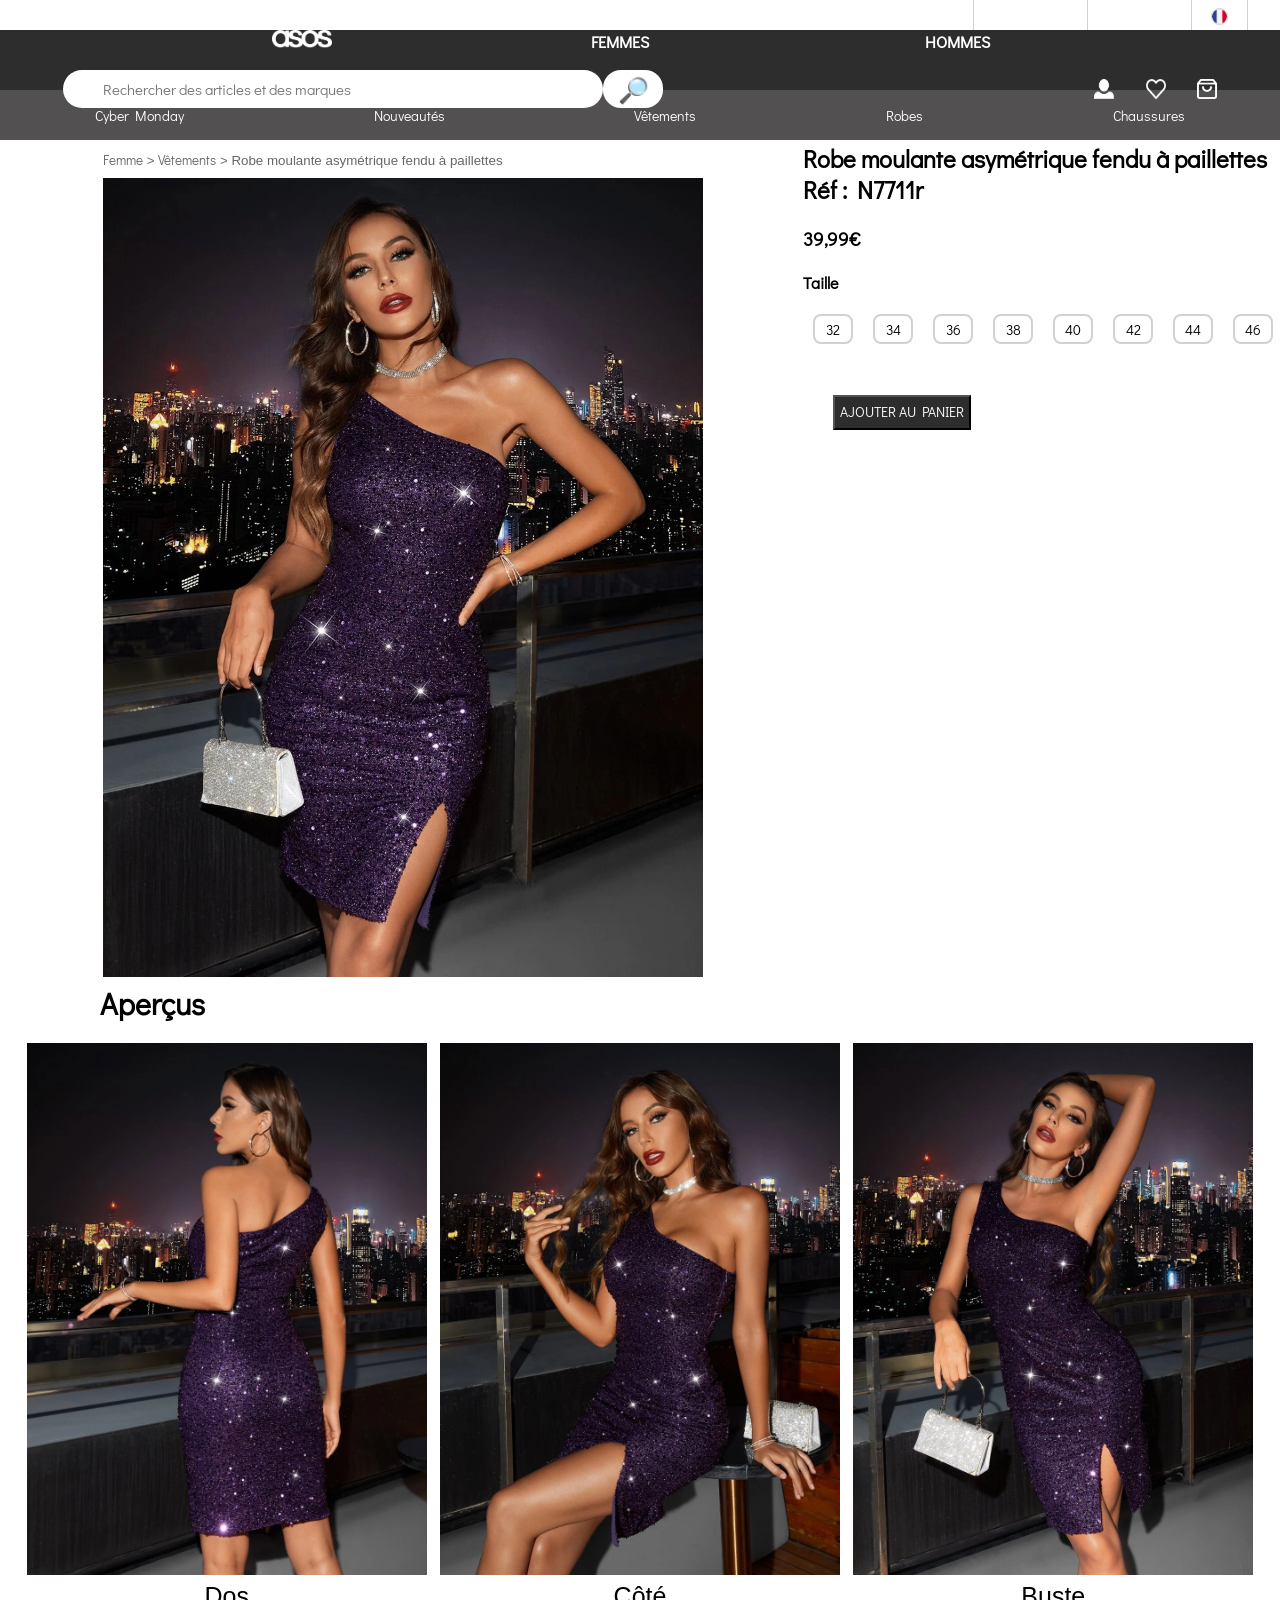
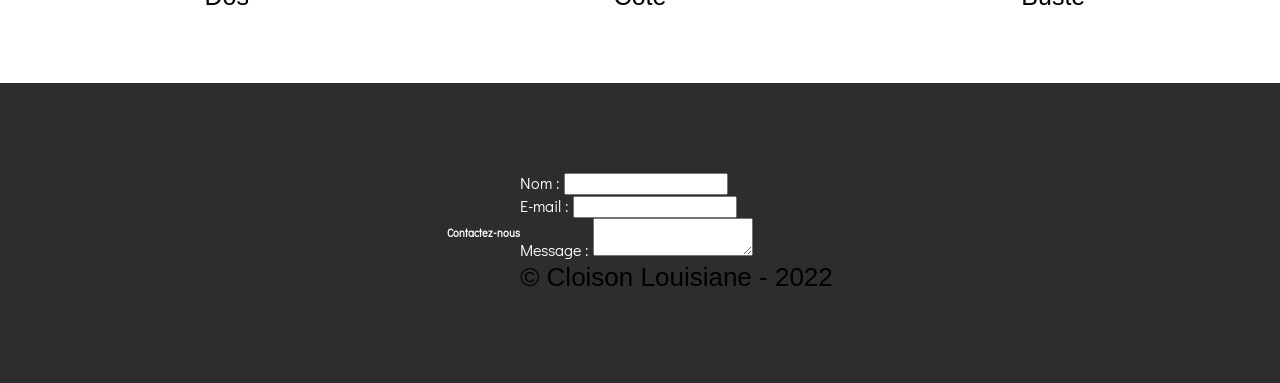
<file: Template4/Robe-asymétrique.html>
<!DOCTYPE html>
<html lang="fr">
<head>
    <meta charset="UTF-8">
    <meta http-equiv="X-UA-Compatible" content="IE=edge">
    <meta name="viewport" content="width=device-width, initial-scale=1.0">
    <meta name= »twitter:creator » content= »@Auteur »>
    <meta property="og:url" content="http://www.exemple.com/" />
    <meta name="og:email" content="me@example.com"/>
    <meta name="author" content="name, email@hotmail.com">
    <link rel="shortcut icon" type="image/ico" href="/favicon.ico" />
    <title>Asos-Robe-moulante-asymétrique-fendu-à-paillettes</title>
    <link rel="preconnect" href="https://fonts.googleapis.com">
    <link rel="preconnect" href="https://fonts.gstatic.com" crossorigin>
    <link href="https://fonts.googleapis.com/css2?family=Didact+Gothic&display=swap" rel="stylesheet">
    <link rel="stylesheet" href="Style_5.css">
    <link rel="icon" type="image/svg" sizes="16x16" href="Images/Icon_asos.svg">
    
<!-- entête -->
    <div id="entête">
        <ul id="liste_entête">
            <span ><li class="liste"><a href="">Marketplace</a></li></span>
            <li class="liste"><a href="#">Aide & FAQ</a></li>
            <li class="liste"><a href="#"><img id="drapeau" src="Images/fr.png" alt="drapreau_français"></a></li>
        </ul>
    </div>
</head>

<header>
        <div class="barre">
        <ul class="liste_barre">
            <li><a href="../Template4/index.html"><img class ="logo_asos" src="Images/asos-logo.png" alt="Logo_ASOS"></a></li>
<!-- entête fin -->
            
            <!-- barre gris foncé -->
                <li class="bouton_barre" ><a href="#">FEMMES</a>

<!-- liste déroulante -->
                    <ol>
                        <a href="../Template4/Articles.html"><li>Vêtements</li></a>
                        <a href="#"><li>Lingerie</li></a>
                        <a href="#"><li>Accessoires</li></a>
                        <a href="#"><li>Chaussures</li></a>
                    </ol>
                </li>
<!-- liste déroulante fin -->

                <li class="bouton_barre" ><a href="#">HOMMES</a></li>
            
    <!--barre de recherche  -->
    <li><form role="search">
        <div class="recherche">
            <input type="search" id="search" name="q" placeholder="Rechercher des articles et des marques" size="60"
            aria-label="Rechercher des articles et des marques">
            <button id="btn">🔎</button>
        </div>
    </li>
<!-- barre de recherche fin -->

                <li ><a href=""><img class="icon_barre" src="Images/icon _person_.png" alt="icone-compte"></a></li>
            <li ><a href=""><img class="icon_barre" src="Images/icon _heart_.png" alt="icon-favoris"></a></li>
            <li><a href=""><img class="icon_barre" src="Images/icon _shopping bag_.png" alt="icone-panier"></a></li>
        </ul>
    </div>
<!-- barre gris foncé fin -->

<!--barre gris clair  -->
    <nav> 
        <ul id="menu">
            <div class="navigation">
                <li><a class="liste_navigation"  href="Robe-asymétrique.html">Cyber Monday</a></li>
                <li><a class="liste_navigation" href="#">Nouveautés</a></li>
                <li><a class="liste_navigation" href="Articles.html">Vêtements</a></li>
                <li><a class="liste_navigation" href="Robe_dorée.html">Robes</a></li>
                <li><a class="liste_navigation" href="Robe_noire.html">Chaussures</a></li>
                <!-- <li><a class="liste_navigation" href="#">Accessoires</a></li>
                <li><a class="liste_navigation" href="#">Cadeaux</a></li>
                <li><a class="liste_navigation" href="#">Toutes les marques</a></li>
                <li><a class="liste_navigation" href="#">Hiver</a></li>
                <li><a class="liste_navigation" href="#">Topshop</a></li>
                <li><a class="liste_navigation" href="#">Sport</a></li>
                <li><a class="liste_navigation" href="#">Visage + Corps</a></li>
                <li><a class="liste_navigation" href="#">Outlet</a></li>
                <li><a class="liste_navigation" href="#">Merketplace</a></li> -->
            </div>
        </ul>
    </nav>
</header>
<!-- barre gris clair -->

<!-- body -->
<body>
<section class="Partie1">
    <div class="partiehaut">
        <p id="historique"><a href="index.html" >Femme</a > > <a href="Articles.html">Vêtements</a> > Robe moulante asymétrique fendu à paillettes</p>
            <img src="../Party_dress/Robe_one_shoulder_violette_dev.jpeg" alt="Robe-à-paillettes-noire" width="600">
    </div>

<div id="texte_photo">
    <div class="Espaces">
        <h1>Robe moulante asymétrique fendu à paillettes</h1>

        <h2>Réf : N7711r</h2>
    <br>
        <h3><strong>39,99€</strong></h3>
<br>
<h4>Taille</h4>
<br>
<ul id="tailles">
    <li><button class="btn_tailles">32</button></li>
    <li><button class="btn_tailles">34</button></li>
    <li><button class="btn_tailles">36</button></li>
    <li><button class="btn_tailles">38</button></li>
    <li><button class="btn_tailles">40</button></li>
    <li><button class="btn_tailles">42</button></li>
    <li><button class="btn_tailles">44</button></li>
    <li><button class="btn_tailles">46</button></li>
    <li><button class="btn_tailles">48</button></li>
    <li><button class="btn_tailles">50</button></li>
</ul>
<br>
<button id="btn2">AJOUTER AU PANIER</button>
</div>

<!-- tableau -->
        <table class="Tableau">
            <thead>
                 <tr>
                    <th><h5>Description</h5></th>
                </tr>
            </thead>

            <tbody>
                <tr>
                    <td>Couleur:</td>
                    <td>Prune</td>
                </tr>

                <tr>
                    <td>Style:</td>
                    <td>Soirée</td>
                </tr>

                <tr>
                    <td>Type de motif:</td>
                    <td>Unicolore</td>
                </tr>

                <tr>
                    <td>Détails</td>
                    <td>Avec fente</td>
                </tr>

                <tr>
                    <td>Type:</td>
                    <td>Moulant</td>
                </tr>

                <tr>
                    <td>Type du col:</td>
                    <td>Asymétrique (épaule nue)</td>
                </tr>

                <tr>
                    <td>Longueur des manches:</td>
                    <td>Sans manches</td>
                </tr>

                <tr>
                    <td>Tour de taille:</td>
                    <td>Naturel</td>
                </tr>

                <tr>
                    <td>Ourlet/finition:</td>
                    <td>Fendu</td>
                </tr>

                <tr>
                    <td>Longueur:</td>
                    <td>Court</td>
                </tr>

                <tr>
                    <td>Type d'ajustement:</td>
                    <td>Ajusté</td>
                </tr>

                <tr>
                    <td>Tissu:</td>
                    <td>Extensibilité légère</td>
                </tr>

                <tr>
                    <td>Tissu/matériel:</td>
                    <td>Étoffe</td>
                </tr>

                <tr>
                    <td>Composition:</td>
                    <td>95% Polyester, 5% Élasthanne</td>
                </tr>

                <tr>
                    <td>Instructions d'entretien:</td>
                    <td>Lavage à la main ou nettoyage à sec professionnel</td>
                </tr>

                <tr>
                    <td>Transparent:</td>
                    <td>Non</td>
                </tr>
            </tbody>
        </table>
<!-- tableau fin -->
</div>
</section>

<h5>Aperçus</h5>

<section class="Partie2">
        <figure>
            <img id="Dos" src="../Party_dress/Robe_one_shoulder_violette_dos.jpeg" alt="Dos-robe-one-shoulder-à_paillettes-violette" width="400">

            <figcaption>Dos</figcaption>
        </figure>
    
        <figure>
            <img id="Côté" src="../Party_dress/Robe_one_shoulder_violette_côté.jpeg" alt="Robe-one-shoulder-à_paillettes-violette-côté" width="400">

            <figcaption >Côté</figcaption>
        </figure>
    
        <figure> 
            <img id="Buste" src="../Party_dress/Robe_one_shoulder_violette_buste.jpeg" alt="Robe-one-shoulder-à_paillettes-violette-buste" width="400">

            <figcaption>Buste</figcaption>
        </figure>
</section>
 </body>
        

<footer>
   
    <h6>Contactez-nous</h6>

    <form action="/my-handling-form-page" method="post">
        <div>
          <label for="name">Nom&nbsp;:</label>
          <input type="text" id="name" name="user_name" />
        <div>
        <div>
          <label for="mail">E-mail&nbsp;:</label>
          <input type="email" id="mail" name="user_email" />
        </div>
        <div>
          <label for="msg">Message :</label>
          <textarea id="msg" name="user_message"></textarea>
        </div>
      </form>


    <p>© Cloison Louisiane - 2022</p>

</footer>  

</html>
</file>
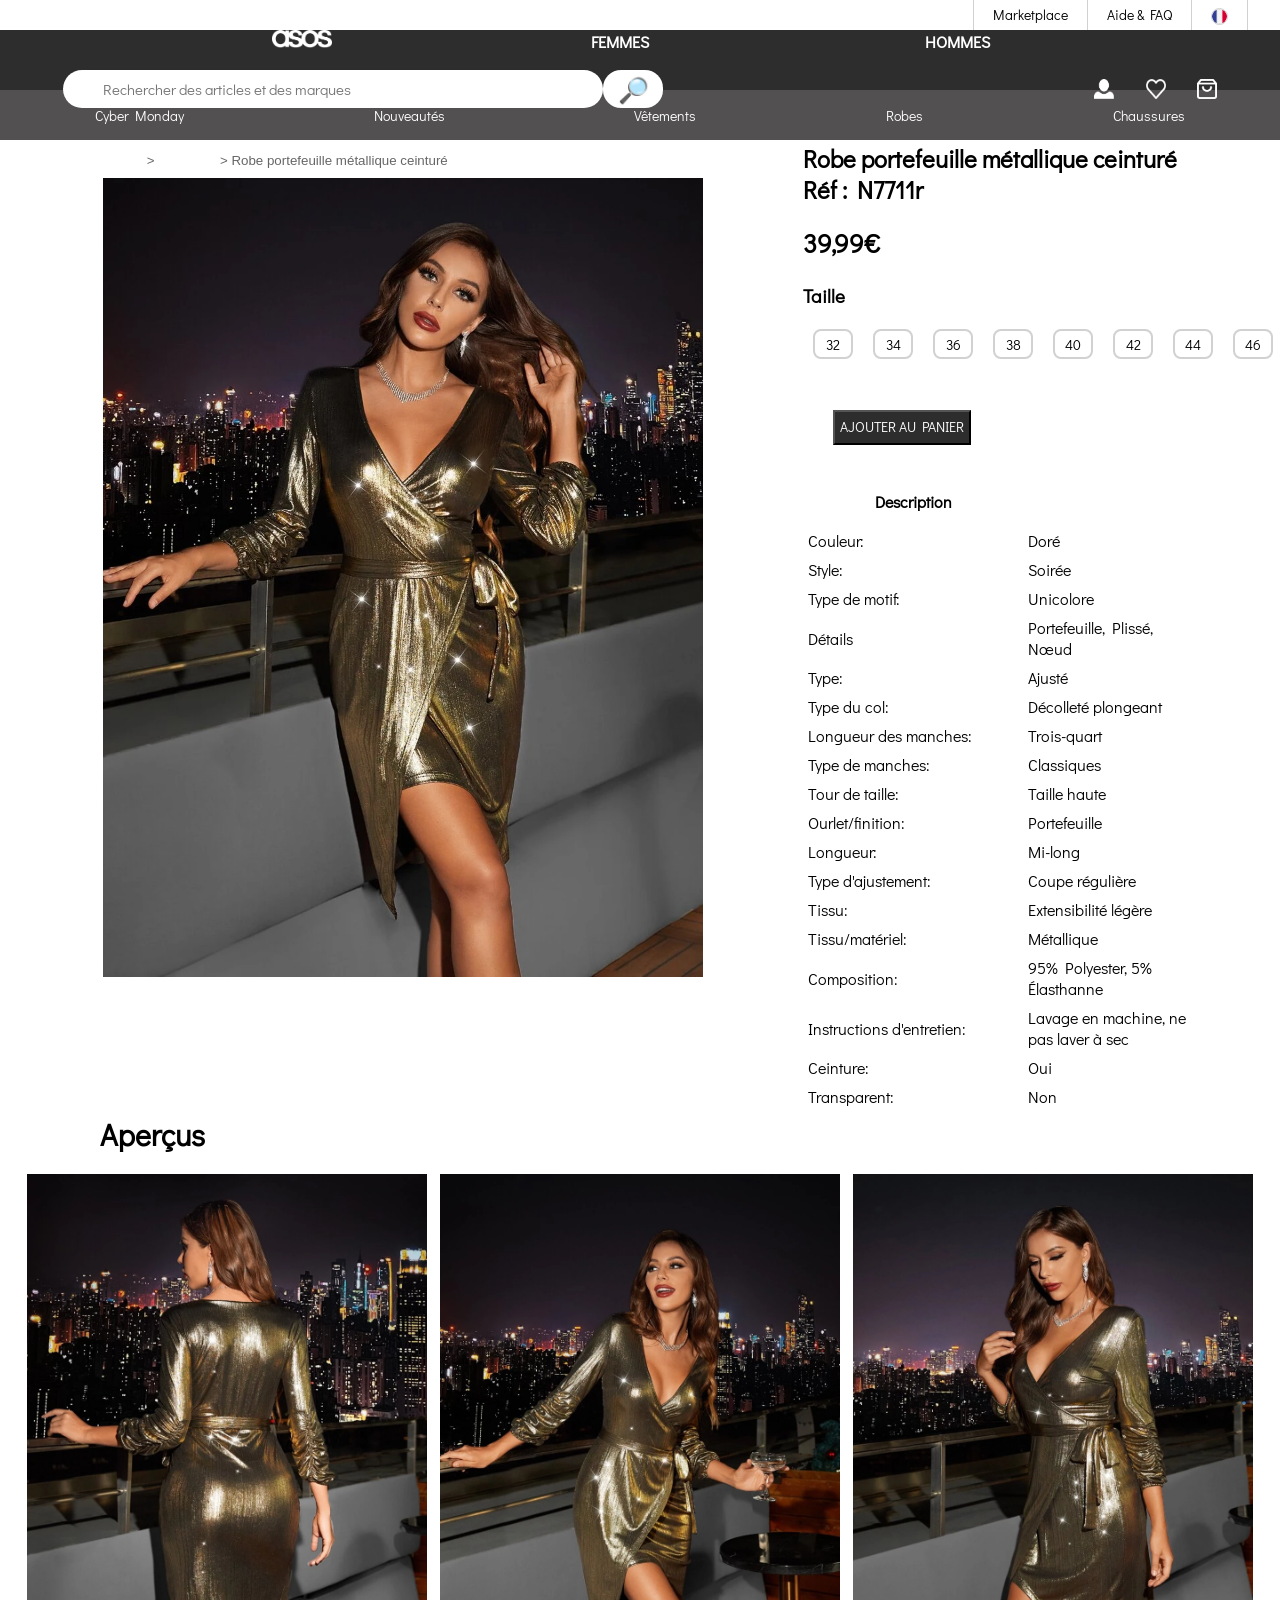
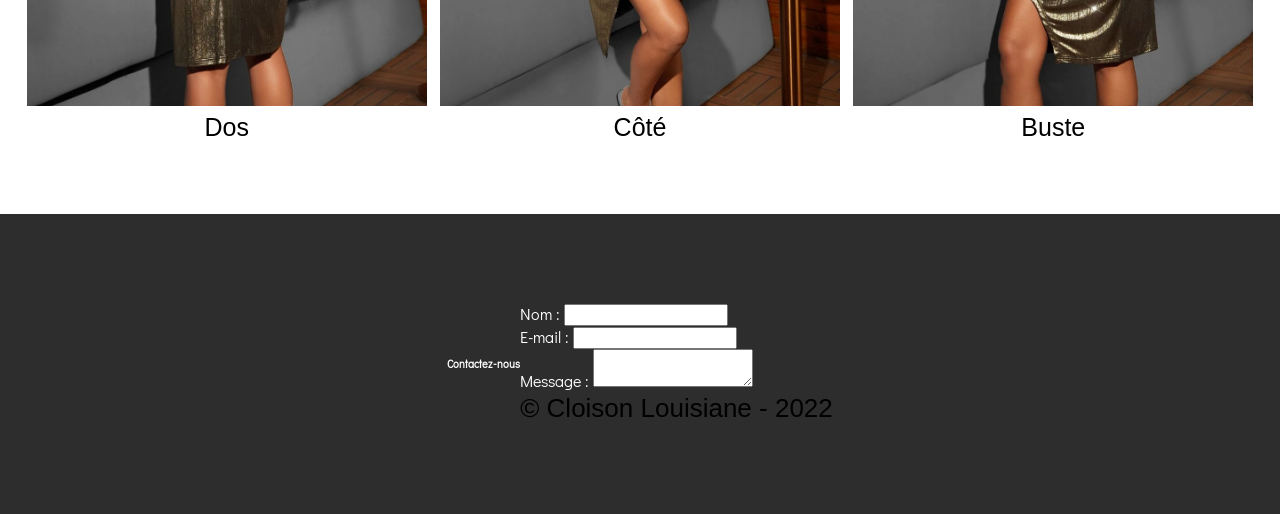
<file: Template4/Robe_dorée.html>
<!DOCTYPE html>
<html lang="fr">
<head>
    <meta charset="UTF-8">
    <meta http-equiv="X-UA-Compatible" content="IE=edge">
    <meta name="viewport" content="width=device-width, initial-scale=1.0">
    <meta name= »twitter:creator » content= »@Auteur »>
    <meta property="og:url" content="http://www.exemple.com/" />
    <meta name="og:email" content="me@example.com"/>
    <meta name="author" content="name, email@hotmail.com">
    <link rel="shortcut icon" type="image/ico" href="/favicon.ico" />
    <title>Asos-Robe-portefeuille-métallique-ceinturé</title>
    <link rel="preconnect" href="https://fonts.googleapis.com">
    <link rel="preconnect" href="https://fonts.gstatic.com" crossorigin>
    <link href="https://fonts.googleapis.com/css2?family=Didact+Gothic&display=swap" rel="stylesheet">
    <link rel="stylesheet" href="Style_4.css">
    <link rel="icon" type="image/svg" sizes="16x16" href="Images/Icon_asos.svg">
    
<!-- entête -->
    <div id="entête">
        <ul id="liste_entête">
            <span ><li class="liste"><a href="">Marketplace</a></li></span>
            <li class="liste"><a href="">Aide & FAQ</a></li>
            <li class="liste"><a href=""><img id="drapeau" src="Images/fr.png" alt="drapreau_français"></a></li>
        </ul>
    </div>
</head>

<header>
        <div id="barre">
        <ul id="liste_barre">
            <li><a href="../Template4/index.html"><img id ="logo_asos" src="Images/asos-logo.png" alt="Logo_ASOS"></a></li>
<!-- entête fin -->
            
<!-- barre gris foncé -->
            <li class="bouton_barre" ><a href="#">FEMMES</a>

<!-- liste déroulante -->
                    <ol>
                        <a href="../Template4/Articles.html"><li>Vêtements</li></a>
                        <a href="#"><li>Lingerie</li></a>
                        <a href="#"><li>Accessoires</li></a>
                        <a href="#"><li>Chaussures</li></a>
                    </ol>
                </li>
<!-- liste déroulante fin -->

                <li class="bouton_barre" ><a href="#">HOMMES</a></li>
            
    <!--barre de recherche  -->
    <li><form role="search">
        <div id="recherche">
            <input type="search" id="search" name="q" placeholder="Rechercher des articles et des marques" size="60"
            aria-label="Rechercher des articles et des marques">
            <button id="btn">🔎</button>
        </div>
    </li>
<!-- barre de recherche fin -->

                <li ><a href=""><img class="icon_barre" src="Images/icon _person_.png" alt="icone-compte"></a></li>
            <li ><a href=""><img class="icon_barre" src="Images/icon _heart_.png" alt="icon-favoris"></a></li>
            <li><a href=""><img class="icon_barre" src="Images/icon _shopping bag_.png" alt="icone-panier"></a></li>
        </ul>
    </div>
<!-- barre gris foncé fin -->

<!--barre gris clair  -->
    <nav> 
        <ul id="menu">
            <div id="navigation">
                <li><a class="liste_navigation"  href="Robe-asymétrique.html">Cyber Monday</a></li>
                <li><a class="liste_navigation" href="#">Nouveautés</a></li>
                <li><a class="liste_navigation" href="Articles.html">Vêtements</a></li>
                <li><a class="liste_navigation" href="Robe_dorée.html">Robes</a></li>
                <li><a class="liste_navigation" href="Robe_noire.html">Chaussures</a></li>
                <!-- <li><a class="liste_navigation" href="#">Accessoires</a></li>
                <li><a class="liste_navigation" href="#">Cadeaux</a></li>
                <li><a class="liste_navigation" href="#">Toutes les marques</a></li>
                <li><a class="liste_navigation" href="#">Hiver</a></li>
                <li><a class="liste_navigation" href="#">Topshop</a></li>
                <li><a class="liste_navigation" href="#">Sport</a></li>
                <li><a class="liste_navigation" href="#">Visage + Corps</a></li>
                <li><a class="liste_navigation" href="#">Outlet</a></li>
                <li><a class="liste_navigation" href="#">Merketplace</a></li> -->
            </div>
        </ul>
    </nav>
</header>
<!-- barre gris clair -->

<!-- body -->
<body>
<section class="Partie1">
    <div class="partiehaut">
        <p id="historique"><a href="index.html" >Femme</a > > <a href="Articles.html">Vêtements</a> > Robe portefeuille métallique ceinturé</p>
            <img src="../Party_dress/Robe_dorée_dev.jpeg" alt="Robe-à-paillettes-noire" width="600">
    </div>

<div id="texte_photo">
    <div class="Espaces">
        <h1>Robe portefeuille métallique ceinturé</h1>

        <h2>Réf : N7711r</h2>
    <br>
        <p><strong>39,99€</strong></p>
<br>
<h3>Taille</h3>
<br>
<ul id="tailles">
    <li><button class="btn_tailles">32</button></li>
    <li><button class="btn_tailles">34</button></li>
    <li><button class="btn_tailles">36</button></li>
    <li><button class="btn_tailles">38</button></li>
    <li><button class="btn_tailles">40</button></li>
    <li><button class="btn_tailles">42</button></li>
    <li><button class="btn_tailles">44</button></li>
    <li><button class="btn_tailles">46</button></li>
    <li><button class="btn_tailles">48</button></li>
    <li><button class="btn_tailles">50</button></li>
</ul>
<br>
<button id="btn2">AJOUTER AU PANIER</button>
</div>

<!-- tableau -->
        <table class="Tableau">
            <thead>
                 <tr>
                    <th><h4>Description</h4></th>
                </tr>
            </thead>

            <tbody>
                <tr>
                    <td>Couleur:</td>
                    <td>Doré</td>
                </tr>

                <tr>
                    <td>Style:</td>
                    <td>Soirée</td>
                </tr>

                <tr>
                    <td>Type de motif:</td>
                    <td>Unicolore</td>
                </tr>

                <tr>
                    <td>Détails</td>
                    <td>Portefeuille, Plissé, Nœud</td>
                </tr>

                <tr>
                    <td>Type:</td>
                    <td>Ajusté</td>
                </tr>

                <tr>
                    <td>Type du col:</td>
                    <td>Décolleté plongeant</td>
                </tr>

                <tr>
                    <td>Longueur des manches:</td>
                    <td>Trois-quart</td>
                </tr>

                <tr>
                    <td>Type de manches:</td>
                    <td>Classiques</td>
                </tr>

                <tr>
                    <td>Tour de taille:</td>
                    <td>Taille haute</td>
                </tr>

                <tr>
                    <td>Ourlet/finition:</td>
                    <td>Portefeuille</td>
                </tr>

                <tr>
                    <td>Longueur:</td>
                    <td>Mi-long</td>
                </tr>

                <tr>
                    <td>Type d'ajustement:</td>
                    <td>Coupe régulière</td>
                </tr>

                <tr>
                    <td>Tissu:</td>
                    <td>Extensibilité légère</td>
                </tr>

                <tr>
                    <td>Tissu/matériel:</td>
                    <td>Métallique</td>
                </tr>

                <tr>
                    <td>Composition:</td>
                    <td>95% Polyester, 5% Élasthanne</td>
                </tr>

                <tr>
                    <td>Instructions d'entretien:</td>
                    <td>Lavage en machine, ne pas laver à sec</td>
                </tr>

                <tr>
                    <td>Ceinture:</td>
                    <td>Oui</td>
                </tr>

                <tr>
                    <td>Transparent:</td>
                    <td>Non</td>
                </tr>
            </tbody>
        </table>
<!-- tableau fin -->
</div>
</section>

<h5>Aperçus</h5>

<section class="Partie2">
        <figure>
            <img id="Dos" src="../Party_dress/Robe_dorée_dos.jpeg" alt="Dos-robe-dorée-métallique" width="400">

            <figcaption>Dos</figcaption>
        </figure>
    
        <figure>
            <img id="Côté" src="../Party_dress/Robe_dorée_côté.jpeg" alt="Robe-dorée-métallique-côté" width="400">

            <figcaption >Côté</figcaption>
        </figure>
    
        <figure> 
            <img id="Buste" src="../Party_dress/Robe_dorée_buste.jpeg" alt="Robe-dorée-métallique-buste" width="400">

            <figcaption>Buste</figcaption>
        </figure>
</section>
 </body>
        

<footer>
   
    <h6>Contactez-nous</h6>

    <form action="/my-handling-form-page" method="post">
        <div>
          <label for="name">Nom&nbsp;:</label>
          <input type="text" id="name" name="user_name" />
        <div>
        <div>
          <label for="mail">E-mail&nbsp;:</label>
          <input type="email" id="mail" name="user_email" />
        </div>
        <div>
          <label for="msg">Message :</label>
          <textarea id="msg" name="user_message"></textarea>
        </div>
      </form>


    <p>© Cloison Louisiane - 2022</p>

</footer>  

</html>
</file>
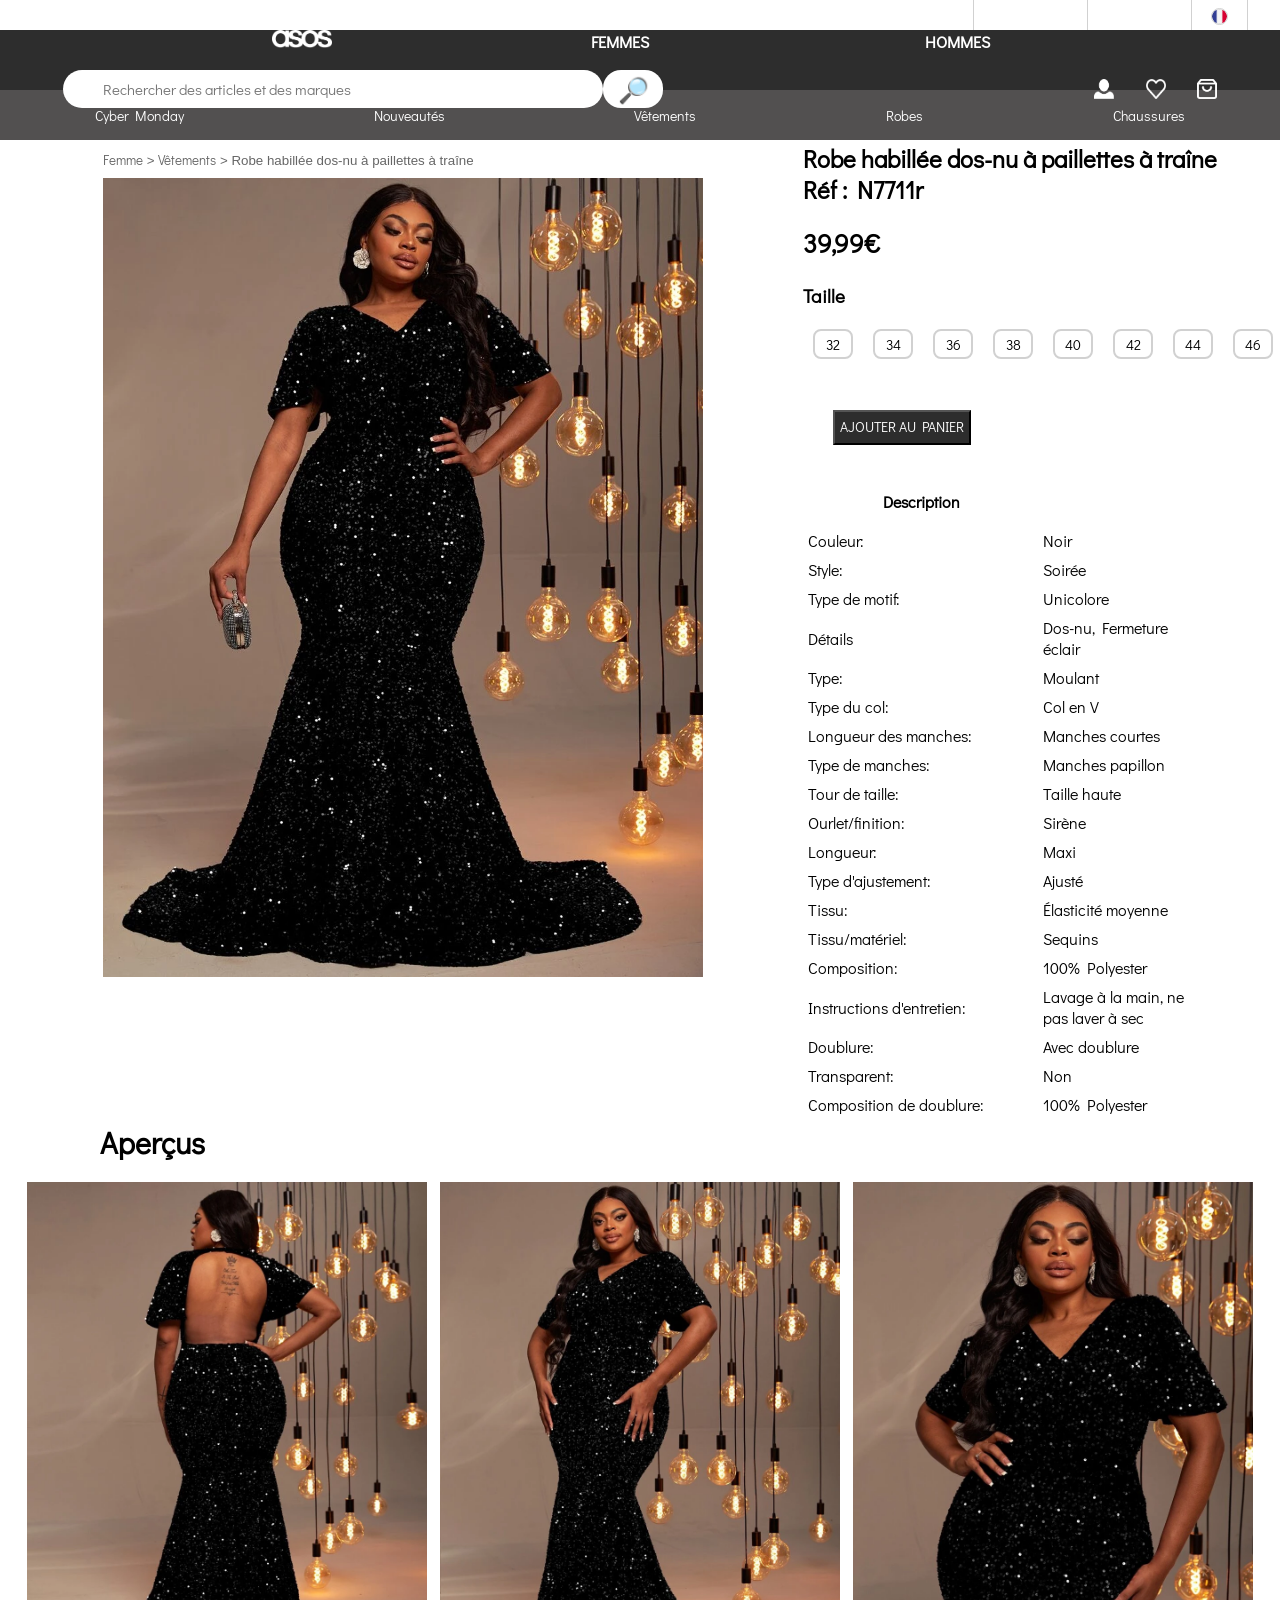
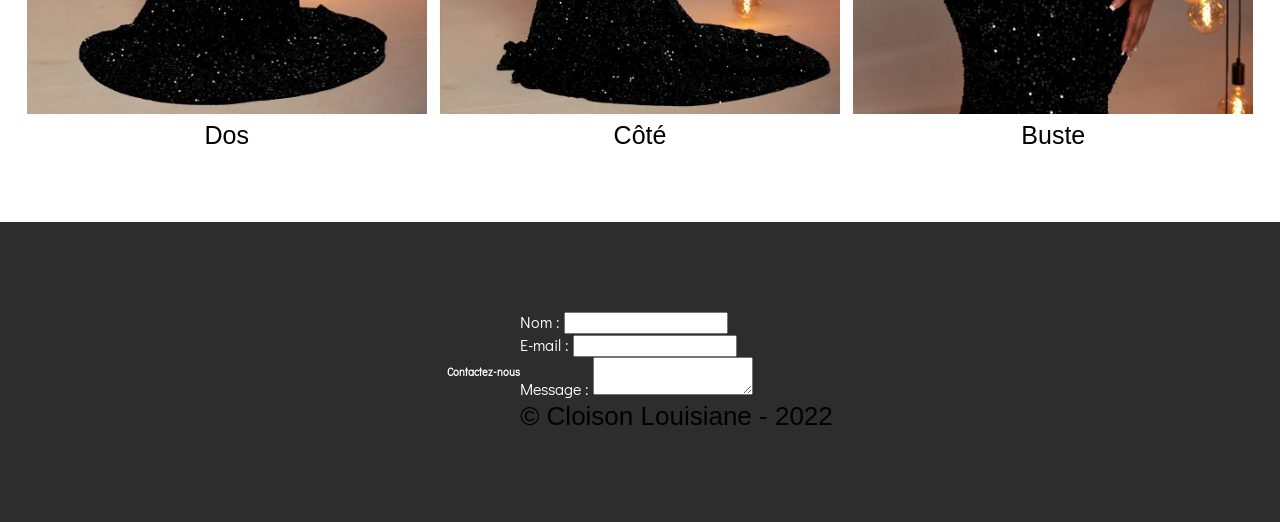
<file: Template4/Robe_noire.html>
<!DOCTYPE html>
<html lang="fr">
<head>
    <meta charset="UTF-8">
    <meta http-equiv="X-UA-Compatible" content="IE=edge">
    <meta name="viewport" content="width=device-width, initial-scale=1.0">
    <meta name= »twitter:creator » content= »@Auteur »>
    <meta property="og:url" content="http://www.exemple.com/" />
    <meta name="og:email" content="me@example.com"/>
    <meta name="author" content="name, email@hotmail.com">
    <link rel="shortcut icon" type="image/ico" href="/favicon.ico" />
    <title>Asos-Robe-à-paillettes-noire</title>
    <link rel="preconnect" href="https://fonts.googleapis.com">
    <link rel="preconnect" href="https://fonts.gstatic.com" crossorigin>
    <link href="https://fonts.googleapis.com/css2?family=Didact+Gothic&display=swap" rel="stylesheet">
    <link rel="stylesheet" href="Style_2.css">
    <link rel="icon" type="image/svg" sizes="16x16" href="Images/Icon_asos.svg">
    
<!-- entête -->
    <div id="entête">
        <ul id="liste_entête">
            <span ><li class="liste"><a href="">Marketplace</a></li></span>
            <li class="liste"><a href="">Aide & FAQ</a></li>
            <li class="liste"><a href=""><img id="drapeau" src="Images/fr.png" alt="drapreau_français"></a></li>
        </ul>
    </div>
</head>

<header>
        <div id="barre">
        <ul id="liste_barre">
            <li><a href="../Template4/index.html"><img id ="logo_asos" src="Images/asos-logo.png" alt="Logo_ASOS"></a></li>
<!-- entête fin -->
            
            <!-- barre gris foncé -->
                <li class="bouton_barre" ><a href="#">FEMMES</a>

<!-- liste déroulante -->
                    <ol>
                        <a href="../Template4/Articles.html"><li>Vêtements</li></a>
                        <a href="#"><li>Lingerie</li></a>
                        <a href="#"><li>Accessoires</li></a>
                        <a href="#"><li>Chaussures</li></a>
                    </ol>
                </li>
<!-- liste déroulante fin -->

                <li class="bouton_barre" ><a href="#">HOMMES</a></li>
            
    <!--barre de recherche  -->
    <li><form role="search">
        <div id="recherche">
            <input type="search" id="search" name="q" placeholder="Rechercher des articles et des marques" size="60"
            aria-label="Rechercher des articles et des marques">
            <button id="btn">🔎</button>
        </div>
    </li>
<!-- barre de recherche fin -->

                <li ><a href=""><img class="icon_barre" src="Images/icon _person_.png" alt="icone-compte"></a></li>
            <li ><a href=""><img class="icon_barre" src="Images/icon _heart_.png" alt="icon-favoris"></a></li>
            <li><a href=""><img class="icon_barre" src="Images/icon _shopping bag_.png" alt="icone-panier"></a></li>
        </ul>
    </div>
<!-- barre gris foncé fin -->

<!--barre gris clair  -->
    <nav> 
        <ul id="menu">
            <div id="navigation">
                <li><a class="liste_navigation"  href="Robe-asymétrique.html">Cyber Monday</a></li>
                <li><a class="liste_navigation" href="#">Nouveautés</a></li>
                <li><a class="liste_navigation" href="Articles.html">Vêtements</a></li>
                <li><a class="liste_navigation" href="Robe_dorée.html">Robes</a></li>
                <li><a class="liste_navigation" href="Robe_noire.html">Chaussures</a></li>
                <!-- <li><a class="liste_navigation" href="#">Accessoires</a></li>
                <li><a class="liste_navigation" href="#">Cadeaux</a></li>
                <li><a class="liste_navigation" href="#">Toutes les marques</a></li>
                <li><a class="liste_navigation" href="#">Hiver</a></li>
                <li><a class="liste_navigation" href="#">Topshop</a></li>
                <li><a class="liste_navigation" href="#">Sport</a></li>
                <li><a class="liste_navigation" href="#">Visage + Corps</a></li>
                <li><a class="liste_navigation" href="#">Outlet</a></li>
                <li><a class="liste_navigation" href="#">Merketplace</a></li> -->
            </div>
        </ul>
    </nav>
</header>
<!-- barre gris clair -->

<!-- body -->
<body>
<section class="Partie1">
    <div class="partiehaut">
        <p id="historique"><a href="index.html" >Femme</a > > <a href="Articles.html">Vêtements</a> > Robe habillée dos-nu à paillettes à traîne</p>
            <img src="../Party_dress/Robe_noire_dos_nus_dev.jpeg" alt="Robe-à-paillettes-noire" width="600">
    </div>

<div id="texte_photo">
    <div class="Espaces">
        <h1>Robe habillée dos-nu à paillettes à traîne</h1>

        <h2>Réf : N7711r</h2>
    <br>
        <p><strong>39,99€</strong></p>
<br>
<h3>Taille</h3>
<br>
<ul id="tailles">
    <li><button class="btn_tailles">32</button></li>
    <li><button class="btn_tailles">34</button></li>
    <li><button class="btn_tailles">36</button></li>
    <li><button class="btn_tailles">38</button></li>
    <li><button class="btn_tailles">40</button></li>
    <li><button class="btn_tailles">42</button></li>
    <li><button class="btn_tailles">44</button></li>
    <li><button class="btn_tailles">46</button></li>
    <li><button class="btn_tailles">48</button></li>
    <li><button class="btn_tailles">50</button></li>
</ul>
<br>
<button id="btn2">AJOUTER AU PANIER</button>
</div>

<!-- tableau -->
        <table class="Tableau">
            <thead>
                 <tr>
                    <th><h4>Description</h4></th>
                </tr>
            </thead>

            <tbody>
                <tr>
                    <td>Couleur:</td>
                    <td>Noir</td>
                </tr>

                <tr>
                    <td>Style:</td>
                    <td>Soirée</td>
                </tr>

                <tr>
                    <td>Type de motif:</td>
                    <td>Unicolore</td>
                </tr>

                <tr>
                    <td>Détails</td>
                    <td>Dos-nu, Fermeture éclair</td>
                </tr>

                <tr>
                    <td>Type:</td>
                    <td>Moulant</td>
                </tr>

                <tr>
                    <td>Type du col:</td>
                    <td>Col en V</td>
                </tr>

                <tr>
                    <td>Longueur des manches:</td>
                    <td>Manches courtes</td>
                </tr>

                <tr>
                    <td>Type de manches:</td>
                    <td>Manches papillon</td>
                </tr>

                <tr>
                    <td>Tour de taille:</td>
                    <td>Taille haute</td>
                </tr>

                <tr>
                    <td>Ourlet/finition:</td>
                    <td>Sirène</td>
                </tr>

                <tr>
                    <td>Longueur:</td>
                    <td>Maxi</td>
                </tr>

                <tr>
                    <td>Type d'ajustement:</td>
                    <td>Ajusté</td>
                </tr>

                <tr>
                    <td>Tissu:</td>
                    <td>Élasticité moyenne</td>
                </tr>

                <tr>
                    <td>Tissu/matériel:</td>
                    <td>Sequins</td>
                </tr>

                <tr>
                    <td>Composition:</td>
                    <td>100% Polyester</td>
                </tr>

                <tr>
                    <td>Instructions d'entretien:</td>
                    <td>Lavage à la main, ne pas laver à sec</td>
                </tr>

                <tr>
                    <td>Doublure:</td>
                    <td>Avec doublure</td>
                </tr>

                <tr>
                    <td>Transparent:</td>
                    <td>Non</td>
                </tr>

                <tr>
                    <td>Composition de doublure:</td>
                    <td>100% Polyester</td>
                </tr>
            </tbody>
        </table>
<!-- tableau fin -->
</div>
</section>

<!-- apperçus -->
<h5>Aperçus</h5>

<section class="Partie2">
        <figure>
            <img id="Dos" src="../Party_dress/Robe_noire_dos_nus_dos.jpeg" alt="Dos-robe-dos-nus-à_paillettes-noires" width="400">

            <figcaption>Dos</figcaption>
        </figure>
    
        <figure>
            <img id="Côté" src="../Party_dress/Robe_noire_dos_nus_côté.jpeg" alt="Robe-dos-nus-noire-à-paillettes-côté" width="400">

            <figcaption >Côté</figcaption>
        </figure>
    
        <figure> 
            <img id="Buste" src="../Party_dress/Robe_noire_dos_nus_buste.jpeg" alt="Robe-dos-nus-noire-à-paillettes-buste" width="400">

            <figcaption>Buste</figcaption>
        </figure>
</section>
 </body>
        

<footer>
   
    <h6>Contactez-nous</h6>

    <form action="/my-handling-form-page" method="post">
        <div>
          <label for="name">Nom&nbsp;:</label>
          <input type="text" id="name" name="user_name" />
        <div>
        <div>
          <label for="mail">E-mail&nbsp;:</label>
          <input type="email" id="mail" name="user_email" />
        </div>
        <div>
          <label for="msg">Message :</label>
          <textarea id="msg" name="user_message"></textarea>
        </div>
      </form>


    <p>© Cloison Louisiane - 2022</p>

</footer>  

</html>
</file>
<file: css/style.css>
@import url('https://fonts.googleapis.com/css2?family=Roboto:wght@300;400;500;700&display=swap');
@import url('https://fonts.cdnfonts.com/css/trajan-pro');

:root {
  --violet: #53216A;
  --violet-dark: #2b1238;
  --gris: #DDD;
  --white-panel: rgba(255, 255, 255, 0.82);
  --white-panel-soft: rgba(255, 255, 255, 0.5);
  --menu-bg: rgba(238, 238, 238, 0.68);
  --menu-active: rgba(255, 255, 255, 0.96);
  --text-dark: rgba(20, 20, 20, 0.92);
  --text-muted: rgba(20, 20, 20, 0.64);
  --red: #B00000;
  --dark-red: #800000;
  --focus: 0 0 0 4px rgba(83, 33, 106, 0.38);
  --content-left: clamp(320px, 28vw, 500px);
}

* {
  margin: 0;
  padding: 0;
  box-sizing: border-box;
}

html {
  font-size: 18px;
  scroll-behavior: smooth;
}

body {
  min-height: 100vh;
  overflow-x: hidden;
  font-family: "Roboto", sans-serif;
  color: var(--text-dark);
  line-height: 1.6;
  background: #d8d8d8;
  cursor: url('../images/Assassin\'s\ Creed\ II\ Cursor-32x32_page_01.png'), auto;
}

body::before,
body::after,
#myVideo {
  content: "";
  position: fixed;
  inset: 0;
  z-index: -1;
  pointer-events: none;
}

body.animus-off::before,
body.animus-off::after,
body.animus-off #myVideo {
  opacity: 0;
}

body::before {
  background:
    linear-gradient(90deg, rgba(255,255,255,.58), rgba(255,255,255,.1) 38%, rgba(83,33,106,.14)),
    repeating-linear-gradient(90deg, rgba(255,255,255,.2) 0 1px, transparent 1px 108px),
    repeating-linear-gradient(0deg, rgba(255,255,255,.14) 0 1px, transparent 1px 84px);
  mix-blend-mode: screen;
}

body::after {
  background:
    radial-gradient(circle at 70% 42%, rgba(255,255,255,.28), transparent 28%),
    radial-gradient(circle at 18% 28%, rgba(83,33,106,.12), transparent 36%),
    linear-gradient(180deg, rgba(255,255,255,.06), rgba(0,0,0,.08));
}

a,
button {
  font-family: inherit;
  cursor: url('../images/Assassin\'s\ Creed\ II\ Cursor-32x32_page_01.png'), pointer;
}

a {
  color: inherit;
  text-decoration: none;
}

a:visited {
  color: inherit;
}

button {
  border: none;
  background: none;
}

.project-pagination {
  display: flex;
  align-items: center;
  justify-content: center;
  gap: .5rem;
  margin-top: 1.25rem;
  width: 100%;
}

.project-pagination button {
  min-height: 2.4rem;
  min-width: 2.4rem;
  padding: .3rem .85rem;
  color: var(--text-dark);
  background: rgba(255,255,255,.68);
  border-left: 4px solid transparent;
  font-size: .88rem;
  font-family: inherit;
  letter-spacing: .08em;
  text-transform: uppercase;
  transition: background .2s ease, border-color .2s ease, transform .2s ease;
}

.project-pagination button:hover {
  background: rgba(255,255,255,.95);
  border-left-color: var(--violet);
  transform: translateX(3px);
}

.project-pagination button.active {
  background: var(--violet);
  color: white;
  border-left-color: rgba(255,255,255,.4);
}

.project-pagination button:disabled {
  opacity: .3;
  cursor: not-allowed;
  transform: none;
  border-left-color: transparent;
}

/* Flèches plus grandes */
.project-pagination button:first-child,
.project-pagination button:last-child {
  font-size: 1.1rem;
  min-width: 2.8rem;
}

img,
video {
  display: block;
  max-width: 100%;
}

:focus-visible {
  outline: none;
  box-shadow: var(--focus);
}

#myVideo {
  position: fixed;
  inset: 0;
  z-index: -3;
  width: 100%;
  height: 100%;
  object-fit: cover;
  filter: grayscale(.28) brightness(1.04) contrast(.82) blur(.2px);
  opacity: .7;
}

.skip-link {
  position: fixed;
  top: -60px;
  left: 1rem;
  z-index: 100;
  padding: .6rem .85rem;
  color: white;
  background: var(--violet);
  font-size: .95rem;
  text-transform: uppercase;
}

.skip-link:focus {
  top: 1rem;
}

/* ===== STRUCTURE ===== */
.game-shell {
  min-height: 100vh;
  display: block;
}

.content {
  min-height: 100vh;
}

/* ===== MENU AC2 UX/UI ACCESSIBLE ===== */
.game-menu {
  position: fixed;
  top: 10vh;
  left: clamp(1.5rem, 5vw, 5.5rem);
  z-index: 20;
  width: 270px;
  height: auto;
  padding: 0;
  color: var(--text-dark);
  background: transparent;
}

.game-menu::after {
  content: "";
  position: absolute;
  top: -10vh;
  right: -22px;
  width: 1px;
  height: 82vh;
  background: linear-gradient(to bottom, transparent, rgba(255,255,255,.9), transparent);
}

.title {
  width: max-content;
  margin-bottom: .7rem;
  padding: .25rem .65rem;
  color: white;
  background: var(--violet);
  font-size: clamp(1.35rem, 2.2vw, 1.65rem);
  font-weight: 300;
  line-height: 1.15;
  text-transform: uppercase;
}

.menu-subtitle {
  margin: 0 0 1.5rem 0;
  color: rgba(255,255,255,.9);
  font-size: .95rem;
  letter-spacing: .1em;
  text-transform: uppercase;
  text-shadow: 0 1px 2px rgba(0,0,0,.28);
}

#menu .items,
.items {
  width: 240px;
  list-style: none;
}

.item {
  position: relative;
  width: 100%;
  min-height: 2.45rem;
  margin: .38rem 0;
  padding: 0;
  color: var(--text-dark);
  background: var(--menu-bg);
  transition: width .25s ease, background-color .25s ease, transform .25s ease;
}

.item a {
  position: relative;
  z-index: 1;
  width: 100%;
  min-height: 2.45rem;
  display: flex;
  align-items: center;
  justify-content: space-between;
  gap: 1rem;
  padding: 0 .8rem;
  font-size: 1rem;
  font-weight: 400;
  letter-spacing: .03em;
  text-transform: uppercase;
}

.item span {
  font-size: .9rem;
  color: var(--text-muted);
}

.item::before {
  content: "";
  position: absolute;
  top: 0;
  left: 0;
  width: 0;
  height: 100%;
  background: var(--violet);
  transition: width .2s ease;
}

.item:hover,
.item:focus-within,
.item.active {
  width: 272px;
  background: var(--menu-active);
  transform: translateX(-6px);
}

.item:hover::before,
.item:focus-within::before,
.item.active::before {
  width: 6px;
}

.menu-status {
  width: 240px;
  margin-top: 1.8rem;
  color: rgba(255,255,255,.92);
  font-size: .88rem;
  letter-spacing: .07em;
  text-transform: uppercase;
  text-shadow: 0 1px 2px rgba(0,0,0,.28);
}

.progress {
  height: 5px;
  margin-top: .55rem;
  background: rgba(255,255,255,.38);
}

.progress span {
  display: block;
  width: 72%;
  height: 100%;
  background: var(--violet);
  box-shadow: 0 0 16px rgba(83,33,106,.55);
  transition: width .35s ease;
}

.mobile-menu-btn {
  display: none;
}

/* ===== HERO ===== */
.hero {
  min-height: 100vh;
  position: relative;
  display: block;
  padding: 0;
}

.hero-text {
  position: absolute;
  left: var(--content-left);
  top: 17vh;
  z-index: 5;
  width: min(48vw, 660px);
  display: grid;
  gap: 1.1rem;
}

#container {
  position: relative;
  width: 100%;
  height: clamp(8.5rem, 14vw, 12.5rem);
  display: block;
}

h1 {
  position: absolute;
  inset: 0 auto auto 0;
  width: 100%;
  margin: 0;
  color: rgba(0, 0, 0, 0.72);
  font-family: 'Trajan Pro', serif !important;
  font-size: clamp(3.2rem, 5.9vw, 6rem);
  font-weight: 300;
  line-height: .95;
  letter-spacing: clamp(.16rem, .68vw, .68rem);
  text-align: left;
  text-transform: uppercase;
  animation: animusGlitchMain 5s infinite;
}

h1:nth-child(2) {
  color: rgba(64,224,208,.34);
  animation: animusGlitchCyan 5s infinite;
  animation-delay: .08s;
}

h1:nth-child(3) {
  color: rgba(255,0,0,.3);
  animation: animusGlitchRed 5s infinite;
  animation-delay: .08s;
}

@keyframes animusGlitchMain {
  0%, 4%, 8%, 42%, 46%, 100% {
    transform: translate(0,0);
    opacity: 1;
    text-shadow: none;
  }

  4.5% {
    transform: translate(-2px, 1px) skew(.4deg);
    opacity: .82;
    text-shadow: 2px 0 rgba(64,224,208,.45), -2px 0 rgba(255,0,0,.38);
  }

  5.2% {
    transform: translate(2px, -1px) skew(-.4deg);
    opacity: .95;
    text-shadow: -2px 0 rgba(64,224,208,.45), 2px 0 rgba(255,0,0,.38);
  }

  43% {
    transform: translate(1px, -1px);
    opacity: .9;
  }

  44% {
    transform: translate(-1px, 1px);
    opacity: 1;
  }
}

@keyframes animusGlitchCyan {
  0%, 4%, 8%, 42%, 46%, 100% {
    transform: translate(0,0);
    opacity: .2;
  }

  4.5% {
    transform: translate(-8px, -2px);
    opacity: .55;
  }

  5.2% {
    transform: translate(5px, 2px);
    opacity: .35;
  }

  43% {
    transform: translate(-4px, 1px);
    opacity: .42;
  }

  44% {
    transform: translate(3px, -1px);
    opacity: .24;
  }
}

@keyframes animusGlitchRed {
  0%, 4%, 8%, 42%, 46%, 100% {
    transform: translate(0,0);
    opacity: .18;
  }

  4.5% {
    transform: translate(8px, 2px);
    opacity: .5;
  }

  5.2% {
    transform: translate(-5px, -2px);
    opacity: .32;
  }

  43% {
    transform: translate(4px, -1px);
    opacity: .38;
  }

  44% {
    transform: translate(-3px, 1px);
    opacity: .22;
  }
}

/* glitch barre de synchronisation */
.sync-glitch {
  animation: syncGlitch .35s ease;
}

@keyframes syncGlitch {
  0% {
    transform: translate(0);
    opacity: 1;
    text-shadow: none;
  }

  20% {
    transform: translate(-2px, 1px);
    opacity: .75;
    text-shadow: 2px 0 rgba(64,224,208,.5), -2px 0 rgba(255,0,0,.45);
  }

  40% {
    transform: translate(2px, -1px);
    opacity: .9;
    text-shadow: -2px 0 rgba(64,224,208,.5), 2px 0 rgba(255,0,0,.45);
  }

  100% {
    transform: translate(0);
    opacity: 1;
    text-shadow: none;
  }
}

.hero-card {
  width: min(100%, 620px);
  margin-top: .25rem;
  padding: 1.15rem 1.25rem;
  color: var(--text-dark);
  background: linear-gradient(90deg, rgba(255,255,255,.88), rgba(255,255,255,.56));
  border-left: 6px solid var(--violet);
  box-shadow: 0 1px 0 rgba(255,255,255,.72) inset;
  backdrop-filter: blur(8px);
  font-size: 1.08rem;
  line-height: 1.75;
}

.hero-card strong {
  font-weight: 700;
}

/* ===== ACTION POMME ===== */
.boite {
  margin-top: .65rem;
  display: inline-flex;
  align-items: center;
  gap: .7rem;
  width: max-content;
  min-height: 3rem;
  padding: .45rem .9rem .45rem .5rem;
  color: var(--text-dark);
  background: rgba(255,255,255,.5);
  border-left: 5px solid transparent;
  transition: background-color .22s ease, border-color .22s ease, transform .22s ease;
}

.boite:hover,
.boite:focus-visible {
  background: rgba(255,255,255,.9);
  border-left-color: var(--violet);
  transform: translateX(5px);
}

.image {
  width: 3.15rem;
  height: 3.15rem;
  margin: 0;
  border-radius: 50%;
  filter: drop-shadow(0 0 14px rgba(237,215,153,.95));
  animation: pulse 1.8s ease-in-out infinite;
}

.intro {
  color: var(--text-dark);
  font-size: .95rem;
  letter-spacing: .06em;
  text-transform: uppercase;
  text-shadow: none;
}

.intro::before {
  content: ">";
  margin-right: .35rem;
  color: var(--violet);
}

@keyframes pulse {
  0%, 100% { transform: scale(1); }
  50% { transform: scale(1.08); }
}

/* ===== EFFET ADN ===== */
.boite.is-syncing {
  width: 100%;
  min-height: 5.2rem;
  position: relative;
  overflow: hidden;
  justify-content: center;
  background: none;
  border: none;
}

.boite.is-syncing:hover{
  background: none;
  border: none;
  transform: none;
}

.blueprint {
  position: absolute;
  inset: .6rem 1rem 1.4rem;
  min-width: 0;
  height: 3rem;
  perspective: 400px;
  transform-style: preserve-3d;
}

.blueprint * {
  transform-style: preserve-3d;
}

.blueprint .bar {
  width: 2px;
  height: 100%;
  position: absolute;
  top: 0;
  background: var(--white-panel-soft);
  animation: grow 4s linear infinite;
}

.blueprint .bar .dot1,
.blueprint .bar .dot2 {
  position: absolute;
  width: 12px;
  height: 12px;
  background: var(--white-panel-soft);
  border-radius: 50%;
  left: 50%;
  top: -10px;
  transform: translateX(-50%);
  animation: shrink 4s linear infinite;
  box-shadow: 0 0 10px var(--white-panel);
}

.blueprint .bar .dot2 {
  top: auto;
  bottom: -10px;
  background: var(--white-panel-soft);
  box-shadow: 0 0 10px var(--white-panel);
}

.blueprint .bar::before,
.blueprint .bar::after {
  content: "";
  position: absolute;
  left: 50%;
  width: 3px;
  height: 3px;
  background: white;
  border-radius: 50%;
  transform: translateX(-50%) translateZ(2px);
  animation: shrink2 4s linear infinite;
}

.blueprint .bar::before {
  top: 0;
}

.blueprint .bar::after {
  bottom: 0;
}

.blueprint .bar:nth-child(1) { left: 0%; animation-delay: -.2s; }
.blueprint .bar:nth-child(2) { left: 5%; animation-delay: -.4s; }
.blueprint .bar:nth-child(3) { left: 10%; animation-delay: -.6s; }
.blueprint .bar:nth-child(4) { left: 15%; animation-delay: -.8s; }
.blueprint .bar:nth-child(5) { left: 20%; animation-delay: -1s; }
.blueprint .bar:nth-child(6) { left: 25%; animation-delay: -1.2s; }
.blueprint .bar:nth-child(7) { left: 30%; animation-delay: -1.4s; }
.blueprint .bar:nth-child(8) { left: 35%; animation-delay: -1.6s; }
.blueprint .bar:nth-child(9) { left: 40%; animation-delay: -1.8s; }
.blueprint .bar:nth-child(10) { left: 45%; animation-delay: -2s; }
.blueprint .bar:nth-child(11) { left: 50%; animation-delay: -2.2s; }
.blueprint .bar:nth-child(12) { left: 55%; animation-delay: -2.4s; }
.blueprint .bar:nth-child(13) { left: 60%; animation-delay: -2.6s; }
.blueprint .bar:nth-child(14) { left: 65%; animation-delay: -2.8s; }
.blueprint .bar:nth-child(15) { left: 70%; animation-delay: -3s; }
.blueprint .bar:nth-child(16) { left: 75%; animation-delay: -3.2s; }
.blueprint .bar:nth-child(17) { left: 80%; animation-delay: -3.4s; }
.blueprint .bar:nth-child(18) { left: 85%; animation-delay: -3.6s; }
.blueprint .bar:nth-child(19) { left: 90%; animation-delay: -3.8s; }
.blueprint .bar:nth-child(20) { left: 95%; animation-delay: -4s; }

.blueprint .bar:nth-child(n) .dot1,
.blueprint .bar:nth-child(n) .dot2,
.blueprint .bar:nth-child(n)::before,
.blueprint .bar:nth-child(n)::after {
  animation-delay: inherit;
}

.sync-text {
  position: absolute;
  bottom: .35rem;
  z-index: 2;
  color: var(--text-dark);
  font-size: .72rem;
  letter-spacing: .08em;
  text-transform: uppercase;
}

@keyframes grow {
  to {
    transform: rotateX(360deg);
  }
}

@keyframes shrink {
  to {
    transform: translateX(-50%) rotateX(-360deg);
  }
}

@keyframes shrink2 {
  to {
    transform: translateX(-50%) rotateX(-360deg) translateZ(2px);
  }
}

/* ===== PERSONNAGE ===== */
.character-panel,
#stand {
  position: absolute;
  right: clamp(2rem, 7vw, 8rem);
  bottom: 0;
  z-index: 3;
  height: 86vh;
  display: flex;
  align-items: flex-end;
  justify-content: center;
  background: transparent;
  pointer-events: none;
}

.character-panel::before,
#stand::before {
  content: "";
  position: absolute;
  right: -5vw;
  bottom: 0;
  z-index: -1;
  width: min(32vw, 430px);
  height: 52%;
  filter: blur(8px);
  background:
    radial-gradient(circle at center, var(--white-panel), transparent 65%),
    radial-gradient(circle at bottom right, var(--white-panel-soft), transparent 70%);
}

.character-panel img,
#stand img {
  width: auto;
  height: 100%;
  object-fit: contain;
  opacity: .92;
  filter: drop-shadow(0 22px 28px rgba(0,0,0,.42));
}

/* ===== SECTIONS ===== */
section {
  min-height: 100vh;
  height: auto;
  width: min(1040px, calc(100vw - var(--content-left) - 2rem));
  max-width: calc(100vw - var(--content-left) - 2rem);
  margin-left: var(--content-left);
  padding: clamp(4rem, 8vh, 7rem) clamp(1rem, 4vw, 2rem) clamp(3rem, 6vh, 5rem) 0;
  display: grid;
  align-content: center;
}

.section-head {
  display: block;
  margin-bottom: 1.35rem;
}

h2 {
  display: inline-block;
  margin: 0 0 .3rem 0;
  padding: .22rem .65rem;
  color: white;
  background: var(--violet);
  font-family: "Roboto", sans-serif !important;
  font-size: clamp(1.65rem, 2.6vw, 2.1rem);
  font-weight: 300;
  line-height: 1.2;
  text-transform: uppercase;
}

.section-code {
  display: block;
  width: max-content;
  color: rgba(40,40,40,.66);
  background: rgba(255,255,255,.6);
  padding: .3rem .65rem;
  font-size: .9rem;
  text-transform: uppercase;
  letter-spacing: .07em;
}

.animated-h2 {
  animation: slideInRight .8s ease-in-out;
}

@keyframes slideInRight {
  from { transform: translateX(3rem); opacity: 0; }
  to { transform: translateX(0); opacity: 1; }
}

/* ===== SCÉNARIO ===== */
#lore .section-content {
  display: grid;
  grid-template-columns: minmax(180px, 280px) minmax(0, 1fr);
  gap: 1.1rem;
  align-items: start;
}

.profile-frame,
.description,
.info_languages,
.cv-panel {
  background: rgba(255,255,255,.72);
  border-left: 6px solid var(--violet);
  box-shadow: 0 1px 0 rgba(255,255,255,.72) inset;
  backdrop-filter: blur(8px);
}

.profile-frame {
  padding: .55rem;
}

.profile-frame img,
#main_menu img {
  width: 100%;
  height: 340px;
  object-fit: cover;
  filter: grayscale(.15) contrast(.94);
}

.description {
  padding: 1.15rem 1.25rem;
  color: var(--text-dark);
  font-size: 1.08rem;
  line-height: 1.75;
  width: 100%;
  max-width: 100%;
  min-width: 0;
  overflow-wrap: break-word;
}

#lore .section-content > * {
  min-width: 0;
}

.description p + p {
  margin-top: .9rem;
}

.main_menu.description {
  display: block;
}

.sync-trigger{
  display: none;
}


/* ===== APTITUDES ===== */
.info_languages {
  width: 100%;
  padding: 1rem;
  display: grid;
  grid-template-columns: repeat(4, minmax(130px, 1fr));
  gap: .75rem;
}

.skill-box {
  min-height: 125px;
  display: grid;
  place-items: center;
  padding: .85rem;
  background: rgba(238,238,238,.64);
  border-left: 4px solid transparent;
  transition: background-color .22s ease, transform .22s ease, border-left-color .22s ease;
}

.skill-box:hover,
.skill-box:focus-within {
  background: rgba(255,255,255,.94);
  transform: translateY(-4px);
  border-left-color: var(--violet);
}

.skill-box img,
.info_languages img {
  width: 4.6rem;
  max-height: 4.3rem;
  object-fit: contain;
}

/* ===== PROJETS ===== */
.parent {
  width: 100%;
  display: grid;
  grid-template-columns: repeat(3, minmax(0, 1fr));
  gap: 1rem;
}

.parent a {
  display: block;
}

.coming-soon {
  background: 
    repeating-linear-gradient(
      -45deg,
      rgba(83,33,106,.08) 0px,
      rgba(83,33,106,.08) 10px,
      rgba(255,255,255,.04) 10px,
      rgba(255,255,255,.04) 20px
    ),
    linear-gradient(180deg, #1a1a2e, #2b1238);
  position: relative;
}

.coming-soon::after {
  content: "COMING SOON";
  position: absolute;
  top: 50%;
  left: 50%;
  transform: translate(-50%, -50%);
  z-index: 2;
  color: rgba(255,255,255,.25);
  font-size: clamp(1rem, 2.5vw, 1.4rem);
  font-weight: 300;
  letter-spacing: .2em;
  text-transform: uppercase;
  white-space: nowrap;
}

.project-card,
.div1,
.div2,
.div3,
.div4,
.div5,
.div6 {
  position: relative;
  height: 245px;
  overflow: hidden;
  box-shadow: none;
  transition: transform .25s ease, filter .25s ease;
}

.project-card:hover,
.project-card:focus-within,
.div1:hover,
.div2:hover,
.div3:hover,
.div4:hover,
.div5:hover,
.div6:hover {
  transform: translateY(-5px);
  filter: contrast(1.05);
}

.project-card::before,
.div1::before,
.div2::before,
.div3::before,
.div4::before,
.div5::before,
.div6::before {
  content: "";
  position: absolute;
  inset: 0;
  z-index: 1;
  background: linear-gradient(180deg, rgba(255,255,255,.08), rgba(0,0,0,.82));
  opacity: .92;
  transition: opacity .25s ease;
}

.project-card:hover::before,
.div1:hover::before,
.div2:hover::before,
.div3:hover::before,
.div4:hover::before,
.div5:hover::before,
.div6:hover::before {
  opacity: .97;
}

.div1 { background: no-repeat center / cover url('../images/Retrotoon.png'); }
.div2 { background: no-repeat center / cover url('../images/Twini.png'); }
.div3 { background: no-repeat center / cover url('../images/Twini-hackathon.png'); }
.div4 { background: no-repeat center / cover url('../images/Greentech.png'); }
.div5 { background: no-repeat center / cover url('../images/Afternoon.png'); }
.div6 { background: no-repeat center / cover url('../images/Unilook.png'); }

h3,
.project-card h3 {
  position: relative;
  z-index: 2;
  width: max-content;
  min-width: 8rem;
  margin: .85rem 0 0 0;
  padding: .28rem .7rem;
  color: white;
  background: var(--violet);
  font-family: "Roboto", sans-serif !important;
  font-size: 1.05rem;
  letter-spacing: .05em;
  text-transform: uppercase;
  font-weight: 300;
}

.project-info {
  position: absolute;
  left: 1rem;
  right: 1rem;
  bottom: 1rem;
  z-index: 2;
  color: rgba(255,255,255,.96);
  font-size: 1rem;
  line-height: 1.55;
}

#abstergo {
  width: 100%;
  margin-top: 1rem;
  display: flex;
  justify-content: flex-end;
  align-items: center;
  gap: .75rem;
  color: rgba(255,255,255,.9);
  font-size: .9rem;
  letter-spacing: .07em;
  text-transform: uppercase;
}

#abstergo img {
  width: 2.7rem;
}

/* ===== CV ===== */
.cv-panel,
.cv {
  width: 100%;
  display: grid;
  grid-template-columns: 120px minmax(0, 1fr) 120px;
  align-items: center;
  justify-items: center;
  gap: 1rem;
  padding: 1.1rem;
}

.cv-panel > div:first-child img,
.cv-panel > div:last-child img,
.cv > div:first-child img,
.cv > div:last-child img {
  max-width: 110px;
  opacity: .72;
}

#dwld {
  display: flex;
  flex-direction: column;
  align-items: center;
  gap: 1rem;
  text-align: center;
}

#dwld img {
  width: min(100%, 190px);
  height: auto;
}

.download-btn {
  display: inline-flex;
  align-items: center;
  justify-content: center;
  min-height: 3rem;
  padding: .65rem 1rem;
  color: white !important;
  background: var(--violet);
  border-left: 5px solid rgba(255,255,255,.58);
  font-size: .98rem;
  letter-spacing: .06em;
  text-transform: uppercase;
  transition: opacity .22s ease, transform .22s ease;
}

.download-btn:hover,
.download-btn:focus-visible {
  opacity: .88;
  transform: translateX(4px);
}

/* ===== RETOUR HAUT ===== */
#scroll_to_top {
  position: fixed;
  right: 1.4rem;
  bottom: 1.4rem;
  z-index: 50;
  width: 46px;
  height: 46px;
  display: flex;
  align-items: center;
  justify-content: center;
  color: white;
  background: radial-gradient(circle, #d01616, #780000);
  border: 3px solid var(--dark-red);
  border-radius: 50%;
  box-shadow: 0 0 9px rgba(255,255,255,.6);
  font-size: 1.15rem;
  font-weight: 900;
  text-shadow: 1px 1px 2px var(--dark-red);
}

#scroll_to_top:hover,
#scroll_to_top:focus-visible {
  background: radial-gradient(circle, #940000, red);
}

/* ===== FOOTER ===== */
footer {
  margin-left: clamp(310px, 28vw, 520px);
  border-top: 1px solid rgba(221,221,221,.75);
  color: rgba(255,255,255,.82);
  display: flex;
    justify-content: center;
}

footer p {
  padding: 2rem;
  text-align: left;
  font-size: .95rem;
}

footer .fa-github {
  font-size: 1.3rem;
  vertical-align: middle;
  margin-left: .6rem;
  opacity: .82;
  transition: opacity .2s ease;
}

footer .fa-github:hover {
  opacity: .6;
}

footer a:hover .fa-github {
  animation: syncGlitch .35s ease;
}

/* ===== ACCESSIBILITÉ MOUVEMENTS ===== */
@media (prefers-reduced-motion: reduce) {
  *, *::before, *::after {
    scroll-behavior: auto !important;
    animation-duration: .01ms !important;
    animation-iteration-count: 1 !important;
    transition-duration: .01ms !important;
  }
}

/* ===== OVERLAY MENU MOBILE ===== */
.menu-overlay {
  display: none;
  position: fixed;
  inset: 0;
  z-index: 15;
  background: rgba(0,0,0,0);
  transition: background .3s ease;
}

.menu-overlay.is-open {
  display: block;
  background: rgba(0,0,0,.38);
}

/* ================================================
   LAPTOP 1051px à 1440px : description réduite avec scroll
   ================================================ */
@media (min-width: 1051px) and (max-width: 1440px) {
  .main_menu.description {
    max-height: 360px;
    overflow-y: auto;
    padding-right: 1rem;
  }

  .main_menu.description::-webkit-scrollbar {
    width: 8px;
  }

  .main_menu.description::-webkit-scrollbar-track {
    background: rgba(255, 255, 255, 0.35);
  }

  .main_menu.description::-webkit-scrollbar-thumb {
    background: var(--violet);
  }

  .main_menu.description::-webkit-scrollbar-thumb:hover {
    background: var(--violet-dark);
  }
}

/* ================================================
   TABLETTE ≤ 1050px
   ================================================ */
@media (max-width: 1050px) {
  :root { --content-left: 0px; }

  /* Bouton menu burger */
  .mobile-menu-btn {
    position: fixed;
    top: 1rem;
    left: 1rem;
    z-index: 80;
    display: inline-flex;
    align-items: center;
    gap: .5rem;
    min-height: 2.8rem;
    padding: .55rem .9rem;
    color: white;
    background: var(--violet);
    font-size: .88rem;
    letter-spacing: .07em;
    text-transform: uppercase;
    border-left: 4px solid rgba(255,255,255,.4);
  }

  .mobile-menu-btn::before { content: "☰"; font-size: 1rem; }
  .mobile-menu-btn[aria-expanded="true"]::before { content: "✕"; }

  /* Tiroir menu */
  .game-menu {
    position: fixed;
    top: 0;
    left: 0;
    bottom: 0;
    z-index: 60;
    width: min(80vw, 300px);
    height: 100dvh;
    padding: 5rem 1.25rem 2rem;
    background: rgba(240,235,248,.97);
    backdrop-filter: blur(12px);
    box-shadow: 4px 0 40px rgba(0,0,0,.18);
    transform: translateX(-105%);
    transition: transform .32s cubic-bezier(.4,0,.2,1);
    overflow-y: auto;
  }

  .game-menu.is-open { transform: translateX(0); }
  .game-menu::after { display: none; }
  .title { font-size: 1.25rem; }
  .menu-subtitle, .menu-status { color: var(--text-muted); text-shadow: none; }
  #menu .items, .items, .menu-status { width: 100%; }
  .item { width: 100%; }
  .item:hover, .item:focus-within, .item.active { width: 100%; transform: none; }

  /* Hero tablette */
  .hero {
    min-height: 100dvh;
    position: relative;
    display: flex;
    flex-direction: column;
    justify-content: center;
    padding: 5rem 1.5rem 3rem;
    gap: 1.5rem;
    overflow: hidden;
  }

  .hero-text {
    position: relative;
    top: auto;
    left: auto;
    width: min(100%, 520px);
    z-index: 5;
  }

  #container { height: clamp(7rem, 14vw, 10rem); }

  /* Personnage tablette : absolu, bien maîtrisé */
  .character-panel,
  #stand {
    position: absolute;
    right: -1rem;
    bottom: 0;
    height: min(90vh, 620px);
    width: auto;
    z-index: 2;
    pointer-events: none;
    -webkit-mask-image: linear-gradient(to top, transparent 0%, black 18%);
    mask-image: linear-gradient(to top, transparent 0%, black 18%);
  }

  .character-panel::before,
  #stand::before { display: none; }

  .character-panel img,
  #stand img {
    height: 100%;
    width: auto;
    object-fit: contain;
    opacity: .88;
    filter: drop-shadow(0 18px 24px rgba(0,0,0,.48));
  }

  /* Sections tablette */
  section {
    width: 100%;
    max-width: 860px;
    margin-left: auto;
    margin-right: auto;
    padding: clamp(3.5rem, 8vh, 6rem) 1.5rem;
    min-height: 100dvh;
  }

  footer {
    margin-left: auto;
    margin-right: auto;
    max-width: 860px;
  }

  .parent {
    grid-template-columns: repeat(2, minmax(0, 1fr));
  }

  .cv-panel,
  .cv {
    grid-template-columns: 80px minmax(0, 1fr) 80px;
  }
}

@media (min-width: 530px) and (max-width: 1050px) {
  .profile-frame {
    display: flex;
    justify-content: center;
    width: fit-content;
    margin: 0 auto;
  }

  .profile-frame img,
  #main_menu img {
    height: 250px;
    width: 250px;
    object-fit: cover;
    object-position: 50% 15%;
  }
}

/* ================================================
   MOBILE ≤ 640px
   ================================================ */
@media (max-width: 640px) {
  html { font-size: 16px; }

  /* --- HERO --- */
  .hero {
    display: grid;
    grid-template-columns: minmax(0, 1fr) 38vw;
    grid-template-rows: auto auto auto;
    min-height: unset;
    height: auto;
    padding: 2rem .9rem 1.5rem; /* ↓ réduit */
    margin-top: 15%;
    gap: .6rem .5rem; /* ↓ réduit */
    overflow: hidden;
    align-content: start; /* 🔥 plus centré */
    align-items: start;
  }

  /* hero-text devient transparent pour la grille */
  .hero-text { display: contents; }

  /* H1 : pleine largeur, row 1 */
  #container {
    grid-column: 1 / 3;
    grid-row: 1;
    position: relative;
    width: 100%;
    height: clamp(5.8rem, 20vw, 8rem);
  }

  h1 {
    position: absolute;
    inset: 0;
    font-size: clamp(1.9rem, 11vw, 3rem);
    letter-spacing: .08rem;
    line-height: .95;
    text-align: center;
  }

  /* Carte texte : col 1, row 2 */
  .hero-card {
    grid-column: 1 / 2;
    grid-row: 2;
    width: 100%;
    font-size: .83rem;
    line-height: 1.6;
    padding: .75rem .9rem;
    align-self: center;
    background: linear-gradient(90deg, rgba(255,255,255,.93), rgba(255,255,255,.68));
  }

  /* Bouton : pleine largeur, row 3 */
  .boite {
    grid-column: 1 / 3;
    grid-row: 3;
    width: 100%;
    justify-content: center;
    margin-top: 0;
  }

  /* Personnage : col 2, row 2 */
  .character-panel,
  #stand {
    grid-column: 2 / 3;
    grid-row: 2;
    position: relative !important;
    right: auto !important;
    bottom: auto !important;
    width: 100%;
    height: auto !important;
    min-height: 220px;
    justify-self: end;
    align-self: end;
    z-index: 3;
    display: flex !important;
    align-items: flex-end;
    justify-content: flex-end;
    pointer-events: none;
    -webkit-mask-image: linear-gradient(to top, transparent 0%, black 16%);
    mask-image: linear-gradient(to top, transparent 0%, black 16%);
  }

  .character-panel::before,
  #stand::before { display: none !important; }

  .character-panel img,
  #stand img {
    width: auto;
    height: 100% !important;
    max-height: 280px;
    object-fit: contain;
    object-position: bottom right;
    opacity: .95;
    filter: drop-shadow(0 10px 18px rgba(0,0,0,.42));
  }

  /* --- SECTION SCÉNARIO --- */
  #lore .section-content {
    grid-template-columns: 1fr;
    gap: .85rem;
  }

  .profile-frame img,
#main_menu img {
  height: 260px;
  object-fit: cover;
  object-position: 50% 15%;
}

  /* Description : texte entier visible, pas de line-clamp */
  .main_menu.description {
    display: -webkit-box;
    -webkit-line-clamp: 10;
    -webkit-box-orient: vertical;
    overflow: hidden;
    transition: all .3s ease;
  }

  .main_menu.description:not(.expanded)::after {
  content: "";
  position: absolute;
  bottom: 0;
  left: 0;
  width: 100%;
  height: 40px;
  background: linear-gradient(transparent, white);
}

  .main_menu.description.expanded {
    -webkit-line-clamp: unset;
    display: block;
  }

  .sync-trigger {
    display: inline-flex;
    margin-top: .5rem;
    color: rgba(255,255,255,.92);
  }

  /* --- APTITUDES --- */
  .info_languages {
    grid-template-columns: repeat(2, minmax(0, 1fr));
  }

  .skill-box {
    min-height: 110px;
  }

  /* --- PROJETS --- */
  .parent {
    grid-template-columns: 1fr;
  }

  .project-card,
  .div1,
  .div2,
  .div3,
  .div4,
  .div5,
  .div6 {
    height: 220px;
  }

  /* --- CV --- */
  #cv{
    min-height: unset;
    padding-bottom: 3rem;
  }

  .cv-panel,
  .cv {
    grid-template-columns: 1fr;
  }

  .cv-panel > div:first-child,
  .cv-panel > div:last-child {
    display: none;
  }

  /* --- DIVERS --- */
  section {
    padding: 3rem .9rem;
    min-height: unset;
    height: auto;
  }

  footer p {
    padding: 1.5rem 1rem;
    font-size: .88rem;
  }
}

/* ================================================
   TRÈS PETIT ≤ 400px
   ================================================ */
@media (max-width: 400px) {
  .hero {
    grid-template-columns: minmax(0, 1fr) 36vw;
    padding: 4rem .75rem 1.5rem;
  }

  h1 {
    font-size: clamp(1.65rem, 13vw, 2.5rem);
    letter-spacing: .06rem;
  }

  .hero-card {
    font-size: .8rem;
    padding: .65rem .8rem;
  }

  .character-panel,
  #stand {
    height: 32vh !important;
  }

  .character-panel img,
  #stand img {
    max-height: 240px;
  }

  .profile-frame img,
  #main_menu img {
    height: 240px;
    object-fit: cover;
    object-position: 50% 15%;
  }

  .main_menu.description {
    font-size: .88rem;
    padding: .85rem;
  }

  .info_languages {
    grid-template-columns: 1fr;
  }

  .skill-box {
    min-height: 100px;
  }

  .project-card,
  .div1,
  .div2,
  .div3,
  .div4,
  .div5,
  .div6 {
    height: 200px;
  }

  .boite {
    width: 100%;
    justify-content: center;
  }

  section {
    padding: 2.5rem .75rem 2rem;
  }
}
</file>
<file: Template2/style.css>
*{margin: 0px;
    padding: 0px;}
    
    /* menu */
    header{height: 96px;
        size: 100%;}
        
        div{min-height: 400px;
            min-width: 559px;}
        
        h1,h2{font-family: 'Paytone One', sans-serif;}
        
        h1{color: white; 
            font-size: 60px; 
            margin-left: 71px;
            margin-top: 408px;}
        
        
        h2{color: #0691F5; 
            font-size: 40px;}
        
        a {color: #0691F5;
            font-family: 'Paytone One', sans-serif;
            transition: all 0.1s ease-out; 
            text-decoration: none;}
                  
        a:hover, a:focus {background-color: #F4F4F4;}
        
        .menu{list-style-type: none; 
            display: flex;
            justify-content: right; 
            align-items:center;}
        
            nav li a {padding: 20px 30px;
                border-right: 1px solid #f4f4f4;}
    /* menu fin */
    
    
    #Pâtisserie{
        /* border: solid black 4px; */
        padding-left: 66px;
        padding-right: 66px;
        display: flex;
        flex-wrap: wrap;
        justify-content: center;
    }
    
    #Pie{display: flex;
        align-items: center;
        justify-content: space-between;
    width: 1200px;
    /* border: solid black 4px; */
    }
    
    #Pie2{display: flex;
        align-items: center;
        justify-content: space-between;
        width: 1200px;
        /* border: solid black 4px; */
        }
    
    figure{display: flex;
        flex-flow: column;
        align-items: center;}
    
    figcaption{color: #FF9999;
    font-size: 20px;}
    
    /* tableau */
    #tableau{
        display: flex;
        justify-content: center;
    
    }
    
    
    table.GeneratedTable {
      width: 100%;
      background-color: #ffffff;
      border-collapse: collapse;
      border-width: 2px;
      border-color: #ffcc00;
      border-style: solid;
      color: #000000;
    }
    
    table.GeneratedTable td, table.GeneratedTable th {
      border-width: 2px;
      border-color: #ffcc00;
      border-style: solid;
      padding: 3px;
    }
    
    table.GeneratedTable thead {
      background-color: #e5bff3;
    }
    /* tableau fin */
    
    /* formulaire */
      form div + div {
        margin-top: 1em;
      }
      
      label {
        display: inline-block;
        width: 90px;
        text-align: right;
      }
      
      input, textarea {
        font: 1em sans-serif;
        width: 300px;
        box-sizing: border-box;
        border: 1px solid #999;
      }
      
      input:focus, textarea:focus {
        border-color: #000;
      }
      
      textarea {
        vertical-align: top;
      
        height: 5em;
      }
      
      .button {
        padding-left: 90px;
      }
      
      button {
        margin-left: .5em;
      }
</file>
<file: Template3/style.css>
*{margin: 0px; padding: 0px;}
    
    /* menu */
    header{height: 96px; size: 100%;}
        
        div{min-height: 400px; min-width: 559px;}
        
        h1,h2{font-family: 'Paytone One', sans-serif;}
        
        h1{color: red; font-size: 60px; margin-left: 71px; margin-top: 408px;}
        
        h2{color: #0691F5; font-size: 40px;}
        
        a {color: #0691F5; font-family: 'Paytone One', sans-serif; transition: all 0.1s ease-out; text-decoration: none;}
                  
        a:hover, a:focus {background-color: #F4F4F4;}
        
        .menu{list-style-type: none; display: flex; justify-content: right; align-items:center;}
        
            nav li a {padding: 20px 30px; border-right: 1px solid #f4f4f4;}
    /* menu fin */
    
    #Pâtisserie{/* border: solid black 4px; */ padding-left: 66px; padding-right: 66px; display: flex; flex-wrap: wrap; justify-content: center;}
    
    #Pie{display: flex; align-items: center; justify-content: space-between; width: 1200px; /* border: solid black 4px; */}
    
    #Pie2{display: flex; align-items: center; justify-content: space-between; width: 1200px; /* border: solid black 4px; */}
    
    figure{display: flex; flex-flow: column; align-items: center;}
    
    figcaption{color: #FF9999; font-size: 20px;}
    
    /* tableau */
    #tableau{display: flex; justify-content: center;}
    
    table.GeneratedTable {width: 100%; background-color: #ffffff; border-collapse: collapse; border-width: 2px; border-color: #ffcc00; border-style: solid; color: #000000;}
    
    table.GeneratedTable td, table.GeneratedTable th {border-width: 2px; border-color: #ffcc00; border-style: solid; padding: 3px;}
    
    table.GeneratedTable thead {background-color: #e5bff3;}
    /* tableau fin */
    
    /* formulaire */
      form div + div {margin-top: 1em;}
      
      label {display: inline-block; width: 90px; text-align: right;}
      
      input, textarea {font: 1em sans-serif; width: 300px; box-sizing: border-box; border: 1px solid #999;}
      
      input:focus, textarea:focus {border-color: #000;}
      
      textarea {vertical-align: top; height: 5em;}
      
      .button {padding-left: 90px;}
      
      button {margin-left: .5em;}
</file>
<file: Template4/Style.css>
*{margin: 0;
    padding: 0;
    font-family: 'Didact Gothic', sans-serif;}

ul, ol{list-style: none;}

a{text-decoration: none;
    transition: all 0.2s ease-out;
    color: #ffffff;}

header a:visited{color: white;}

a:visited{color: initial;}
    
/* entête */
#entête{
/* border: solid red 4px; */
display: flex;
justify-content: flex-end;
padding: 0px 32px;}

#liste_entête{
    /* border: solid green 4px; */
    display: flex;
flex-direction: row;
align-items: center;
justify-content: space-around;
height: 30px;
max-width: 1366px;
color: #666666;
font-size: 14px;}

.liste{ 
    /* border: solid blue 2px; */
    padding: 0px 19px;
    border-right: solid #D1D1D1 1px;
    line-height:  30px;}

span{border-left: solid #D1D1D1 1px;}

#drapeau{height: 15px;
width: 15px;
border: solid#D1D1D1 1px;
border-radius: 50px;
vertical-align: middle;}
/* entête */

/* barre foncé */
#barre{background-color: #2D2D2D;
    color: white;
/* border: solid orange 4px; */
    display: flex;
    align-items: center;
    justify-content: space-around;
    height: 60px;
    width: 100%;}

#liste_barre{
    /* border: solid blue 4px; */
    display: flex;
    flex-wrap:wrap;
align-items:center;
    justify-content: space-evenly;
width: 100%;
margin: 0px 32px 0px 32px;}

#container{
    border: solid green 4px;
    display: flex;
    align-items: center;
    justify-content: space-around;}

.bouton_barre:hover, a:focus {background-color: #525050;
    color:white;}

.bouton_barre{
    padding: 18px;
    font-weight: bold;}

/* liste déroulante */
#barre ul li ol{ 
    display:none;}

#barre li:hover ol {
    display:list-item !important;
    position:absolute;
    background-color: #525050;
    border: #2D2D2D solid 1px;}

nav ul li:hover ol li {
    float:none;
    color: white;
}
    
ol li:hover, a:focus{
    background-color: #666666;
    color: white;
}
/* liste déroulante fin */


.icon_barre{
    /* border: solid red 4px; */
    height: 20px;
    width: 20px;
    display: flex;}

/* barre de recherche */
#recherche{display: flex;
    flex-direction: row;
    align-items: center;}
    
#search{border-radius: 50px;
    border: 0px;
    height: 38px;
    color: dimgray;
    padding-left: 40px;
    font-size: 15px;}
   
/*bouton loupe  */
    #btn{
    border: solid transparent;
    background-color: white;
    border-radius:18px;
    width: 60px;
    height: 38px;
    font-size: 25px;
    cursor: pointer;
    margin-right: 400px;}
/* bouton loupe fin */
/* barre de recherche fin */

#logo_asos{width: 60px;}
/* barre foncé fin */



/* barre gris clair */
nav{
    list-style: none;
}


#navigation{
    /* border: solid fuchsia 4px; */
background-color: #525050;
display: flex;
flex-direction: row;
align-items: center;
justify-content: space-around;
height: 50px;
width: 100%;
font-size: 14px;
color: #ffffff;
}

.liste_navigation:hover, a:focus {
    background-color: white;
    color:#525050;    
}

.liste_navigation {
    /* border: solid turquoise 4px; */
    padding: 18px;
    transition: all 0.1s ease-out;
    color: white;
    
}

/* barre gris clair fin */

/* body */
#Promos{
    max-width: 100%;
    display: flex;
    justify-self: center;}

#Moment{ 
    /* border: solid black 4px; */
    height: 650px;
    display: flex;
    align-items: center;
    justify-content: space-around;
}

#Bonnet{
    /* border: solid red 4px; */
    height: 450px;
    width: 350px;

}

#sweat_vert{
    /* border:  solid purple 4px; */
    height: 450px;
    width: 350px;

}

#outwear{
    /* border: solid violet 4px; */
    height: 450px;
    width: 350px;
}

#party{
    /* border: solid turquoise 4px; */
    height: 450px;
    width: 350px;
}

#Capaldi{
    max-width: 100%;
}

#duo{ 
    /* border: solid black 4px; */
    height: 650px;
    display: flex;
    align-items: center;
    justify-content: space-around;
}

#basket{
    /* border: solid pink 4px; */
    height: 500px;
    width: 400px;
}

#silhouette{
    /* border: solid yellow 4px; */
    height: 500px;
    width: 400px;
}

figure{
    display: flex;
    align-items: center;
    justify-content: center;
    flex-direction: column;
    font-size: 35px;

}

figure:hover, figure:focus{
text-decoration:underline;
transition: 0.3s;
}

figcaption{color: #2D2D2D;}

figcaption:visited{color: initial;}

/* h1 et p */
#rouge{
    display: flex;
    margin-top: 100px;
}

#xmas{
    /* border: solid salmon 4px; */
    display: flex;
    flex-direction: column;
    width:  50%;
    font-size: 20px;
    margin-left: 40px;
}

p, #xmas{
    font-size: 20px;
}

#xmas_robe{
    width: 50%;
    /* border: solid crimson 3px; */
}

h2{margin: 30px;
    font-size: 20px;
}

#btn_robe{
    background-color: #2D2D2D;
    border: solid 0px;
    color: #ffffff;
    border-radius: 18px;
    width: 180px;
    height: 50px;
    margin: 10px;
    font-size: 20px;
}

#btn_robe:hover, #btn_robe:focus{
    background-color: #525050;
    color: #ffffff;
    text-decoration: initial;
}
/* h1 et p fin */



/* body fin */

/* footer */
footer{
    background-color: #2D2D2D;
    color: white;
    display: flex;
    align-items: center;
    justify-content: center;
    height: 300px;
    margin-top: 50px;
    }
 /*footer fin */ 


@media screen and (max-width: 900px){
    #barre{width: 100%;
    /* border: solid orchid 4px; */
    }

    nav{width: 100%;}

    #Promos{width: 100%;}

    #Moment{display: block;
        /* border: solid orange 4px; */
        height: fit-content;
        width: 100%;
        }

#Capaldi, #ipsum{width: 100%;}

#duo{display: block;
/* border: darkcyan solid 4px; */
height: fit-content;
width: 100%;}

    #xmas{
        /* border: crimson solid 4px; */
    height: 450px;
    width: 100%;
    margin: 0;}



#xmas_pack{
    /* border: fuchsia solid 4px; */
    width: 100%;    
}

    #rouge{display: block;
    }

    iframe{width: 100%;}

    footer{width: 100%;}
}
</file>
<file: Template4/Style3.css>
*{margin: 0;
    padding: 0;
    font-family: 'Didact Gothic', sans-serif;}

ul, ol{list-style: none;}

a{text-decoration: none;
    transition: all 0.2s ease-out;
    
}

li{color: initial;}

header a:visited{color: white;}

a:visited{
    color: initial;
}

/* entête */
#entête{
    /* border: solid red 4px; */
    display: flex;
    justify-content: flex-end;
    padding: 0px 32px;}
    
    #liste_entête{
        /* border: solid green 4px; */
        display: flex;
    flex-direction: row;
    align-items: center;
    justify-content: space-around;
    height: 30px;
    max-width: 1366px;
    color: #666666;
    font-size: 14px;}
    
    .liste{ 
        /* border: solid blue 2px; */
        padding: 0px 19px;
        border-right: solid #D1D1D1 1px;
        line-height:  30px;}
    
    span{border-left: solid #D1D1D1 1px;}
    
    #drapeau{height: 15px;
    width: 15px;
    border: solid#D1D1D1 1px;
    border-radius: 50px;
    vertical-align: middle;}
    /* entête */
    
    /* barre foncé */
    header{color: white;}

    #barre{background-color: #2D2D2D;
        color: white;
    /* border: solid orange 4px; */
        display: flex;
        align-items: center;
        justify-content: space-around;
        height: 60px;
        width: 100%;}
    
    #liste_barre{
        /* border: solid blue 4px; */
        display: flex;
        flex-wrap:wrap;
    align-items:center;
        justify-content: space-evenly;
    width: 100%;
    margin: 0px 32px 0px 32px;}
    
    #container{
        border: solid green 4px;
        display: flex;
        align-items: center;
        justify-content: space-around;}
    
    .bouton_barre:hover, a:focus {background-color: #525050;
        color:white;}
    
    .bouton_barre{
        padding: 18px;
        font-weight: bold;}
    
/* liste déroulante */
#barre ul li ol{ 
    display:none;}

#barre li:hover ol {
    display:list-item !important;
    position:absolute;
    background-color: #525050;
    border: #2D2D2D solid 1px;}

ol a li {color: #ffffff;}
    
ol li:hover, a:focus{
    background-color: #666666;
    color: white;
}
/* liste déroulante fin */
    
    
    .icon_barre{
        /* border: solid red 4px; */
        height: 20px;
        width: 20px;
        display: flex;}
    
    /* barre de recherche */
    #recherche{display: flex;
        flex-direction: row;
        align-items: center;}
        
    #search{border-radius: 50px;
        border: 0px;
        height: 38px;
        color: dimgray;
        padding-left: 40px;
        font-size: 15px;}
        
    button #btn{
        border: solid transparent;
        background-color: white;
        border-radius:18px;
        width: 60px;
        height: 38px;
        font-size: 25px;
        cursor: pointer;
        margin-right: 400px;}
    /* barre de recherche fin */
    
    #logo_asos{width: 60px;}
    /* barre foncé fin */


/* barre gris clair */
nav{list-style: none;}

nav ul li:hover {
    float:none;
    color: white;
}

#navigation{
/* border: solid fuchsia 4px; */
background-color: #525050;
display: flex;
flex-direction: row;
align-items: center;
justify-content: space-around;
height: 50px;
width: 100%;
font-size: 14px;
color: #ffffff;}

.liste_navigation:hover, a:focus {
    background-color: white;
    color:#525050;}

.liste_navigation {
    /* border: solid turquoise 4px; */
    padding: 18px;
    transition: all 0.1s ease-out;
    color: white;}
/* barre gris clair fin */

/* body */
section{
    /* border: solid blue 4px; */
    padding: 100px 10px;
height: 1050px;
}

.partiehaut{
    /* border: solid yellow 4px; */
    padding: 20px;
}

#historique{
    font-size: smaller;
    color: #666666;}
    
    #historique a:hover, #historique a:focus{
        text-decoration: underline ;
    }

    #historique:visited{color: initial;}
    

figcaption{color: #2D2D2D;}

figcaption:visited{color: inherit;}
/* body fin */

/* footer */
footer{
    background-color: #2D2D2D;
    color: white;
    display: flex;
    align-items: center;
    justify-content: center;
    height: 300px;
    margin-top: 50px;
    }
 /*footer fin */
</file>
<file: Template4/Style_5.css>
*{margin: 0; padding: 0; font-family: 'Didact Gothic', sans-serif;}

ul, ol{list-style: none;}

a{text-decoration: none; transition: all 0.2s ease-out; color: #ffffff;}

a:visited{color: white;}

/* entête */
#entête{/* border: solid red 4px; */ display: flex; justify-content: flex-end; padding: 0px 32px;}

#liste_entête{/* border: solid green 4px; */ display: flex; flex-direction: row; align-items: center; justify-content: space-around; height: 30px; max-width: 1366px; color: #666666; font-size: 14px;}

.liste{/* border: solid blue 2px; */ padding: 0px 19px; border-right: solid #D1D1D1 1px; line-height:  30px;}

span{border-left: solid #D1D1D1 1px;}

#drapeau{height: 15px; width: 15px; border: solid#D1D1D1 1px; border-radius: 50px; vertical-align: middle;}
/* entête */

/* barre foncé */
.barre{background-color: #2D2D2D; color: white; /* border: solid orange 4px; */ display: flex; align-items: center; justify-content: space-around; height: 60px; width: 100%;}

.barre a{color: #ffffff;}

.liste_barre{/* border: solid blue 4px; */ display: flex; flex-wrap:wrap; align-items:center; justify-content: space-evenly; width: 100%; margin: 0px 32px 0px 32px;}

.bouton_barre:hover, a:focus {background-color: #525050; color:white;}

.bouton_barre{padding: 18px; font-weight: bold;}

/* liste déroulante */
.barre ul li ol{display:none;}

.barre li:hover ol {display:list-item !important; position:absolute; background-color: #525050; border: #2D2D2D solid 1px;}

nav ul li:hover ol li {float:none; color: white;}
    
ol li:hover, a:focus{background-color: #666666; color: white;}
/* liste déroulante fin */


.icon_barre{/* border: solid red 4px; */ height: 20px; width: 20px; display: flex;}

/* barre de recherche */
.recherche{display: flex; flex-direction: row; align-items: center;}
    
#search{border-radius: 50px; border: 0px; height: 38px; color: dimgray; padding-left: 40px; font-size: 15px;}
   
/*bouton loupe  */
#btn{border: solid transparent; background-color: white; border-radius:18px; width: 60px; height: 38px; font-size: 25px; cursor: pointer; margin-right: 400px;}
/* bouton loupe fin */
/* barre de recherche fin */

.logo_asos{width: 60px;}
/* barre foncé fin */

/* barre gris clair */
nav{list-style: none;}

.navigation{/* border: solid fuchsia 4px; */ background-color: #525050; display: flex; flex-direction: row; align-items: center; justify-content: space-around; height: 50px; width: 100%; font-size: 14px; color: #ffffff;}

.liste_navigation:hover, a:focus {background-color: white; color:#525050;}

.liste_navigation {/* border: solid turquoise 4px; */ padding: 18px; transition: all 0.1s ease-out; color: white;}
/* barre gris clair fin */

/* body */
section{display: flex; justify-content: space-between; padding: 20px;}

figcaption{font-family: Sans-serif; font-style: normal; font-weight: normal; font-size: 25px; line-height: 34px; text-align: center;}

.Partie1{/* border: solid black 4px; */ padding: 3px;}

.partiehaut{/* border: solid yellow 4px; */ height: fit-content; margin:0px 100px;}

#historique{font-size: smaller; color: #666666;}

#historique a {color: #666666;}

#historique a:hover, #historique a:focus{text-decoration: underline ;}

#texte_photo{/* border: solid green 4px; */ display: flex; flex-direction: column; justify-content: space-between; width: 40%;}

.Espaces{/* border: solid orange 4px; */ height: fit-content; width: 600px;}

#tailles{/* border: solid fuchsia 4px; */ display: flex; align-items: center; justify-content: space-around;}

.btn_tailles{height: 30px; width: 40px; border: #D1D1D1 solid 2px; border-radius: 8px; background-color: #ffffff; font-size: 14px; cursor: pointer;}

#btn2{background-color: #2D2D2D; color: #ffffff; border-radius: 0%; display: flex; font-size: 14px; padding: 5px; width: fit-content; height: 35px; margin: 30px;cursor: pointer;}


/* article détails */
.Partie2{/* border: solid turquoise 4px; */ display: flex; justify-content: space-around;}

h5{/* border: solid red 4px; */ margin-left: 100px; width: fit-content; font-size: 30px;}

p{font-family: sans-serif; font-style: normal; font-weight: normal; font-size: 26px; line-height: 35px; color: #000000;}


 /* tableau */
.Tableau{display: none;}

thead{height: 50px;}

table.Tableau {width: 400px; border-collapse: collapse; border-width: 2px; border-color: transparent; border-style: solid; color: #000000; height: 10px;}

table.Tableau td, table.Tableau th {border-width: 2px; border-color: transparent; border-style: solid; padding: 3px; width: 10px; height: 10px;}
/* tableau fin */
/* body fin */

/* footer */
footer{background-color: #2D2D2D; color: white; display: flex; align-items: center; justify-content: center; height: 300px; margin-top: 50px;}
/*footer fin */
</file>
<file: Template4/Style_4.css>
*{margin: 0;
    padding: 0;
    font-family: 'Didact Gothic', sans-serif;}

ul, ol{list-style: none;}

a{text-decoration: none;
    transition: all 0.2s ease-out;
    color: #ffffff;}

header a:visited{color: white;}

a:visited{color: initial; }

/* entête */


#entête{
/* border: solid red 4px; */
display: flex;
justify-content: flex-end;
padding: 0px 32px;}

#liste_entête{
/* border: solid green 4px; */
    display: flex;
flex-direction: row;
align-items: center;
justify-content: space-around;
height: 30px;
max-width: 1366px;
color: #666666;
font-size: 14px;}

.liste{ 
    /* border: solid blue 2px; */
    padding: 0px 19px;
    border-right: solid #D1D1D1 1px;
    line-height:  30px;}

span{border-left: solid #D1D1D1 1px;}

#drapeau{height: 15px;
width: 15px;
border: solid#D1D1D1 1px;
border-radius: 50px;
vertical-align: middle;}
/* entête */

/* barre foncé */
#barre{background-color: #2D2D2D;
    color: white;
/* border: solid orange 4px; */
    display: flex;
    align-items: center;
    justify-content: space-around;
    height: 60px;
    width: 100%;}

#barre a{
    color: #ffffff;
}

#liste_barre{
    /* border: solid blue 4px; */
    display: flex;
    flex-wrap:wrap;
align-items:center;
    justify-content: space-evenly;
width: 100%;
margin: 0px 32px 0px 32px;}

#container{
    border: solid green 4px;
    display: flex;
    align-items: center;
    justify-content: space-around;}

.bouton_barre:hover, a:focus {background-color: #525050;
    color:white;}

.bouton_barre{
    padding: 18px;
    font-weight: bold;}

/* liste déroulante */
#barre ul li ol{ 
    display:none;}

#barre li:hover ol {
    display:list-item !important;
    position:absolute;
    background-color: #525050;
    border: #2D2D2D solid 1px;}

nav ul li:hover ol li {
    float:none;
    color: white;
}
    
ol li:hover, a:focus{
    background-color: #666666;
    color: white;
}
/* liste déroulante fin */


.icon_barre{
    /* border: solid red 4px; */
    height: 20px;
    width: 20px;
    display: flex;}

/* barre de recherche */
#recherche{display: flex;
    flex-direction: row;
    align-items: center;}
    
#search{border-radius: 50px;
    border: 0px;
    height: 38px;
    color: dimgray;
    padding-left: 40px;
    font-size: 15px;}
   
/*bouton loupe  */
    #btn{
    border: solid transparent;
    background-color: white;
    border-radius:18px;
    width: 60px;
    height: 38px;
    font-size: 25px;
    cursor: pointer;
    margin-right: 400px;}
/* bouton loupe fin */
/* barre de recherche fin */

#logo_asos{width: 60px;}
/* barre foncé fin */


/* barre gris clair */
nav{list-style: none;}

#navigation{
/* border: solid fuchsia 4px; */
background-color: #525050;
display: flex;
flex-direction: row;
align-items: center;
justify-content: space-around;
height: 50px;
width: 100%;
font-size: 14px;
color: #ffffff;}

.liste_navigation:hover, a:focus {
    background-color: white;
    color:#525050;}

.liste_navigation {
    /* border: solid turquoise 4px; */
    padding: 18px;
    transition: all 0.1s ease-out;
    color: white;}
/* barre gris clair fin */

/* body */
section{
    display: flex;
    justify-content: space-between;
    padding: 20px;
}

figcaption{
    font-family: Sans-serif;
font-style: normal;
font-weight: normal;
font-size: 25px;
line-height: 34px;
text-align: center;
}

.Partie1{
    /* border: solid black 4px; */
    padding: 3px;
}

.partiehaut{
    /* border: solid yellow 4px; */
    height: fit-content;
    margin:0px 100px;
}

#historique{
font-size: smaller;
color: #666666;
/* margin-left: 20px; */
}

#historique a:hover, #historique a:focus{
    text-decoration: underline ;
}

#texte_photo{
    /* border: solid green 4px; */
    display: flex;
    flex-direction: column;
    justify-content: space-between;
    width: 40%;
}

.Espaces{
    /* border: solid orange 4px; */
    height: fit-content;
    width: 600px;
}

#tailles{
    /* border: solid fuchsia 4px; */
    display: flex;
    align-items: center;
    justify-content: space-around;
}

.btn_tailles{
    height: 30px;
    width: 40px;
    border: #D1D1D1 solid 2px;
    border-radius: 8px;
    background-color: #ffffff;
    font-size: 14px;
    cursor: pointer;
}

#btn2{
    background-color: #2D2D2D;
    color: #ffffff;
    border-radius: 0%;
    display: flex;
    font-size: 14px;
    padding: 5px;
    width: fit-content;
    height: 35px;
    margin: 30px;
    cursor: pointer;
}

/* article détails */
.Partie2{
    /* border: solid turquoise 4px; */
    display: flex;
    justify-content: space-around;
}

h5{
    /* border: solid red 4px; */
margin-left: 100px;
width: fit-content;
font-size: 30px;
}

p{font-family: sans-serif;
    font-style: normal;
    font-weight: normal;
    font-size: 26px;
    line-height: 35px;
    color: #000000;
}



 /* tableau */
thead{height: 50px;}

table.Tableau {width: 400px;
  border-collapse: collapse;
  border-width: 2px;
  border-color: transparent;
  border-style: solid;
  color: #000000;
  height: 10px;}

table.Tableau td, table.Tableau th {
  border-width: 2px;
  border-color: transparent;
  border-style: solid;
  padding: 3px;
  width: 10px;
  height: 10px;}
/* tableau fin */
/* body fin */

/* footer */
footer{
    background-color: #2D2D2D;
    color: white;
    display: flex;
    align-items: center;
    justify-content: center;
    height: 300px;
    margin-top: 50px;
    }
/*footer fin */
</file>
<file: Template4/Style_2.css>
*{margin: 0;
    padding: 0;
    font-family: 'Didact Gothic', sans-serif;}

ul, ol{list-style: none;}

a{text-decoration: none;
    transition: all 0.2s ease-out;
    color: #ffffff;}

 header a:visited{color: white;}

/* entête */


#entête{
/* border: solid red 4px; */
display: flex;
justify-content: flex-end;
padding: 0px 32px;}

#liste_entête{
    /* border: solid green 4px; */
    display: flex;
flex-direction: row;
align-items: center;
justify-content: space-around;
height: 30px;
max-width: 1366px;
color: #666666;
font-size: 14px;}

.liste{ 
    /* border: solid blue 2px; */
    padding: 0px 19px;
    border-right: solid #D1D1D1 1px;
    line-height:  30px;}

span{border-left: solid #D1D1D1 1px;}

#drapeau{height: 15px;
width: 15px;
border: solid#D1D1D1 1px;
border-radius: 50px;
vertical-align: middle;}
/* entête */

/* barre foncé */
#barre{background-color: #2D2D2D;
    color: white;
/* border: solid orange 4px; */
    display: flex;
    align-items: center;
    justify-content: space-around;
    height: 60px;
    width: 100%;}

#liste_barre{
    /* border: solid blue 4px; */
    display: flex;
    flex-wrap:wrap;
align-items:center;
    justify-content: space-evenly;
width: 100%;
margin: 0px 32px 0px 32px;}

#container{
    border: solid green 4px;
    display: flex;
    align-items: center;
    justify-content: space-around;}

.bouton_barre:hover, a:focus {background-color: #525050;
    color:white;}

.bouton_barre{
    padding: 18px;
    font-weight: bold;}

/* liste déroulante */
#barre ul li ol{ 
    display:none;}

#barre li:hover ol {
    display:list-item !important;
    position:absolute;
    background-color: #525050;
    border: #2D2D2D solid 1px;}

nav ul li:hover ol li {
    float:none;
    color: white;
}
    
ol li:hover, a:focus{
    background-color: #666666;
    color: white;
}
/* liste déroulante fin */


.icon_barre{
    /* border: solid red 4px; */
    height: 20px;
    width: 20px;
    display: flex;}

/* barre de recherche */
#recherche{display: flex;
    flex-direction: row;
    align-items: center;}
    
#search{border-radius: 50px;
    border: 0px;
    height: 38px;
    color: dimgray;
    padding-left: 40px;
    font-size: 15px;}
   
/*bouton loupe  */
    #btn{
    border: solid transparent;
    background-color: white;
    border-radius:18px;
    width: 60px;
    height: 38px;
    font-size: 25px;
    cursor: pointer;
    margin-right: 400px;}
/* bouton loupe fin */
/* barre de recherche fin */

#logo_asos{width: 60px;}
/* barre foncé fin */


/* barre gris clair */
nav{list-style: none;}

#navigation{
/* border: solid fuchsia 4px; */
background-color: #525050;
display: flex;
flex-direction: row;
align-items: center;
justify-content: space-around;
height: 50px;
width: 100%;
font-size: 14px;
color: #ffffff;}

.liste_navigation:hover, a:focus {
    background-color: white;
    color:#525050;}

.liste_navigation {
    /* border: solid turquoise 4px; */
    padding: 18px;
    transition: all 0.1s ease-out;
    color: white;}
/* barre gris clair fin */

/* body */
section{
    display: flex;
    justify-content: space-between;
    padding: 20px;
}

figcaption{
    font-family: Sans-serif;
font-style: normal;
font-weight: normal;
font-size: 25px;
line-height: 34px;
text-align: center;
}

.Partie1{
    /* border: solid black 4px; */
    padding: 3px;
}

.partiehaut{
    /* border: solid yellow 4px; */
    height: fit-content;
    margin:0px 100px;
}

#historique{
font-size: smaller;
color: #666666;}

#historique a{
    color: #666666;
}

#historique a:hover, #historique a:focus{
    text-decoration: underline ;
}

#texte_photo{
    /* border: solid green 4px; */
    display: flex;
    flex-direction: column;
    justify-content: space-between;
    width: 40%;
}

.Espaces{
    /* border: solid orange 4px; */
    height: fit-content;
    width: 600px;
}

#tailles{
    /* border: solid fuchsia 4px; */
    display: flex;
    align-items: center;
    justify-content: space-around;
}

.btn_tailles{
    height: 30px;
    width: 40px;
    border: #D1D1D1 solid 2px;
    border-radius: 8px;
    background-color: #ffffff;
    font-size: 14px;
    cursor: pointer;
}

#btn2{
    background-color: #2D2D2D;
    color: #ffffff;
    border-radius: 0%;
    display: flex;
    font-size: 14px;
    padding: 5px;
    width: fit-content;
    height: 35px;
    margin: 30px;
    cursor: pointer;
}

/* article détails */
.Partie2{
    /* border: solid turquoise 4px; */
    display: flex;
    justify-content: space-around;
}

h5{
    /* border: solid red 4px; */
margin-left: 100px;
width: fit-content;
font-size: 30px;
}

p{font-family: sans-serif;
    font-style: normal;
    font-weight: normal;
    font-size: 26px;
    line-height: 35px;
    color: #000000;
}



 /* tableau */
thead{height: 50px;}

table.Tableau {width: 400px;
  border-collapse: collapse;
  border-width: 2px;
  border-color: transparent;
  border-style: solid;
  color: #000000;
  height: 10px;}

table.Tableau td, table.Tableau th {
  border-width: 2px;
  border-color: transparent;
  border-style: solid;
  padding: 3px;
  width: 10px;
  height: 10px;}
/* tableau fin */
/* body fin */

/* footer */
footer{
    background-color: #2D2D2D;
    color: white;
    display: flex;
    align-items: center;
    justify-content: center;
    height: 300px;
    margin-top: 50px;
    }
/*footer fin */
</file>
